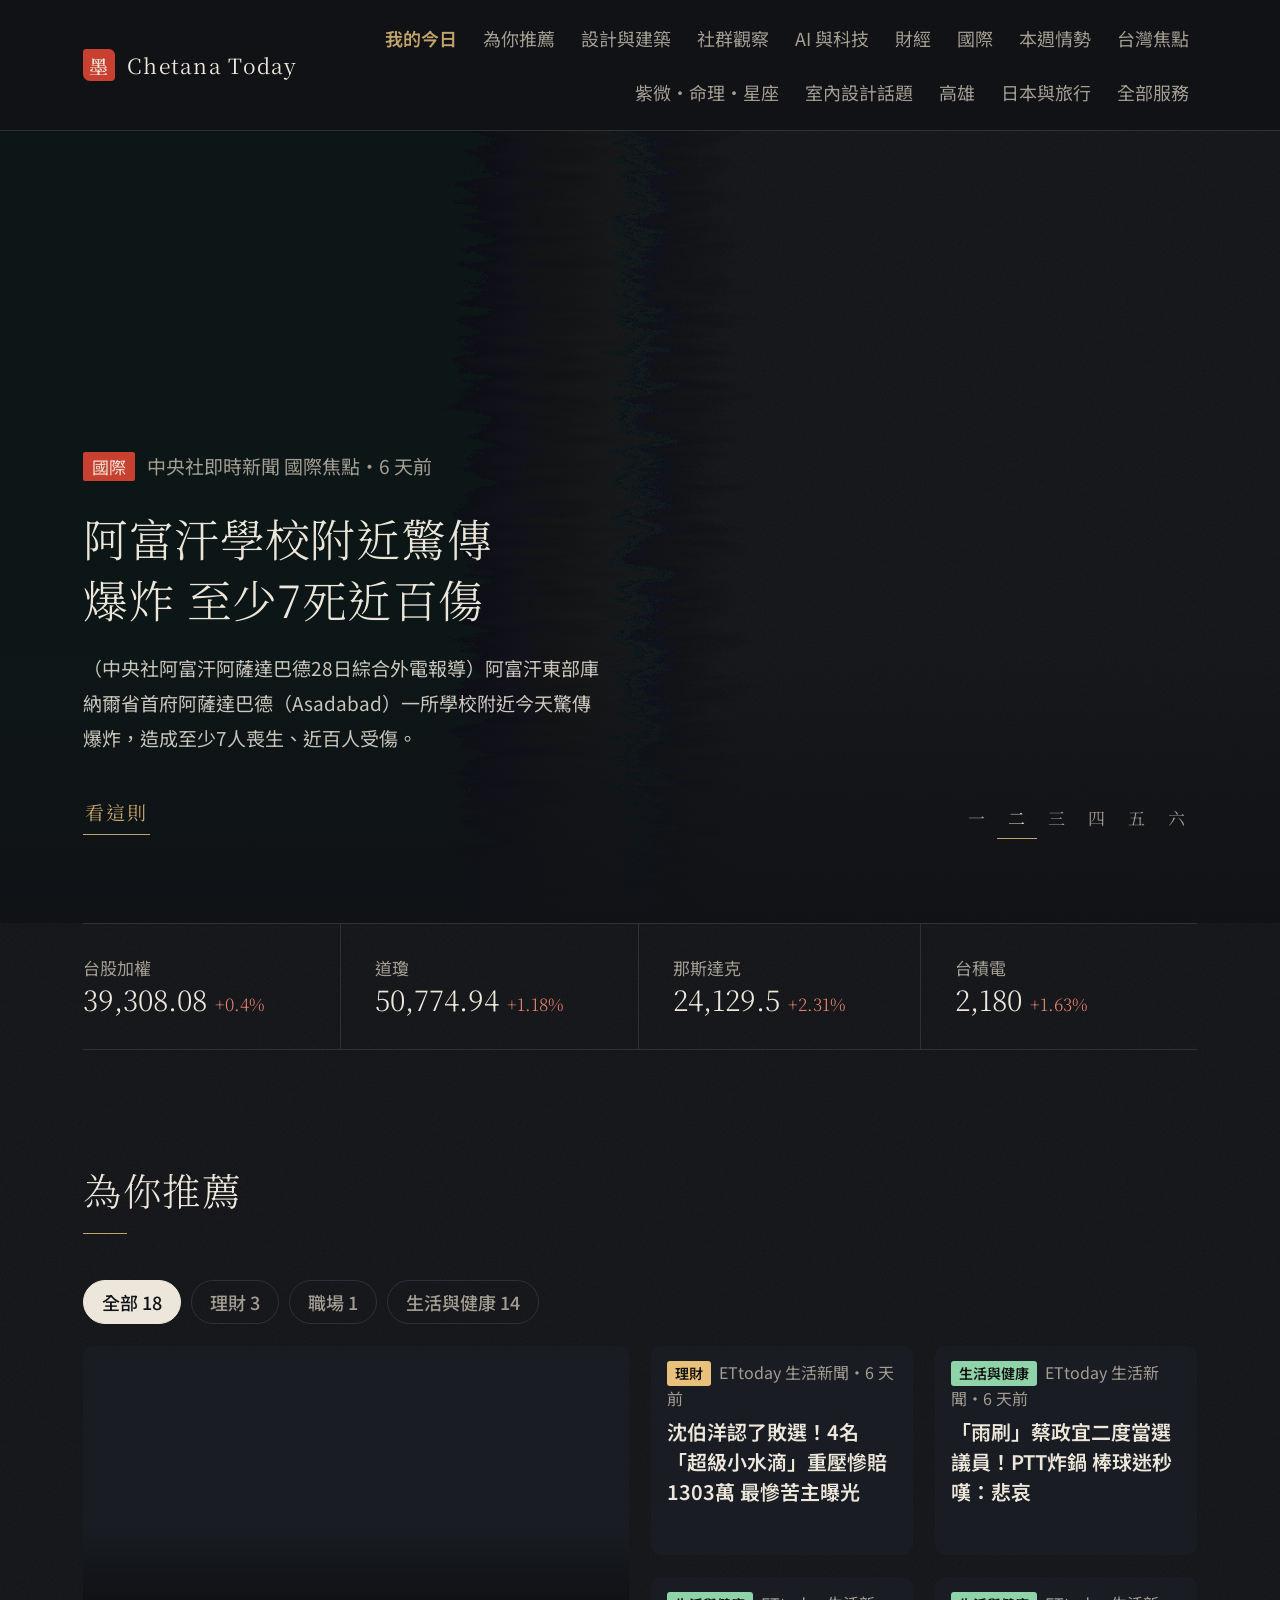
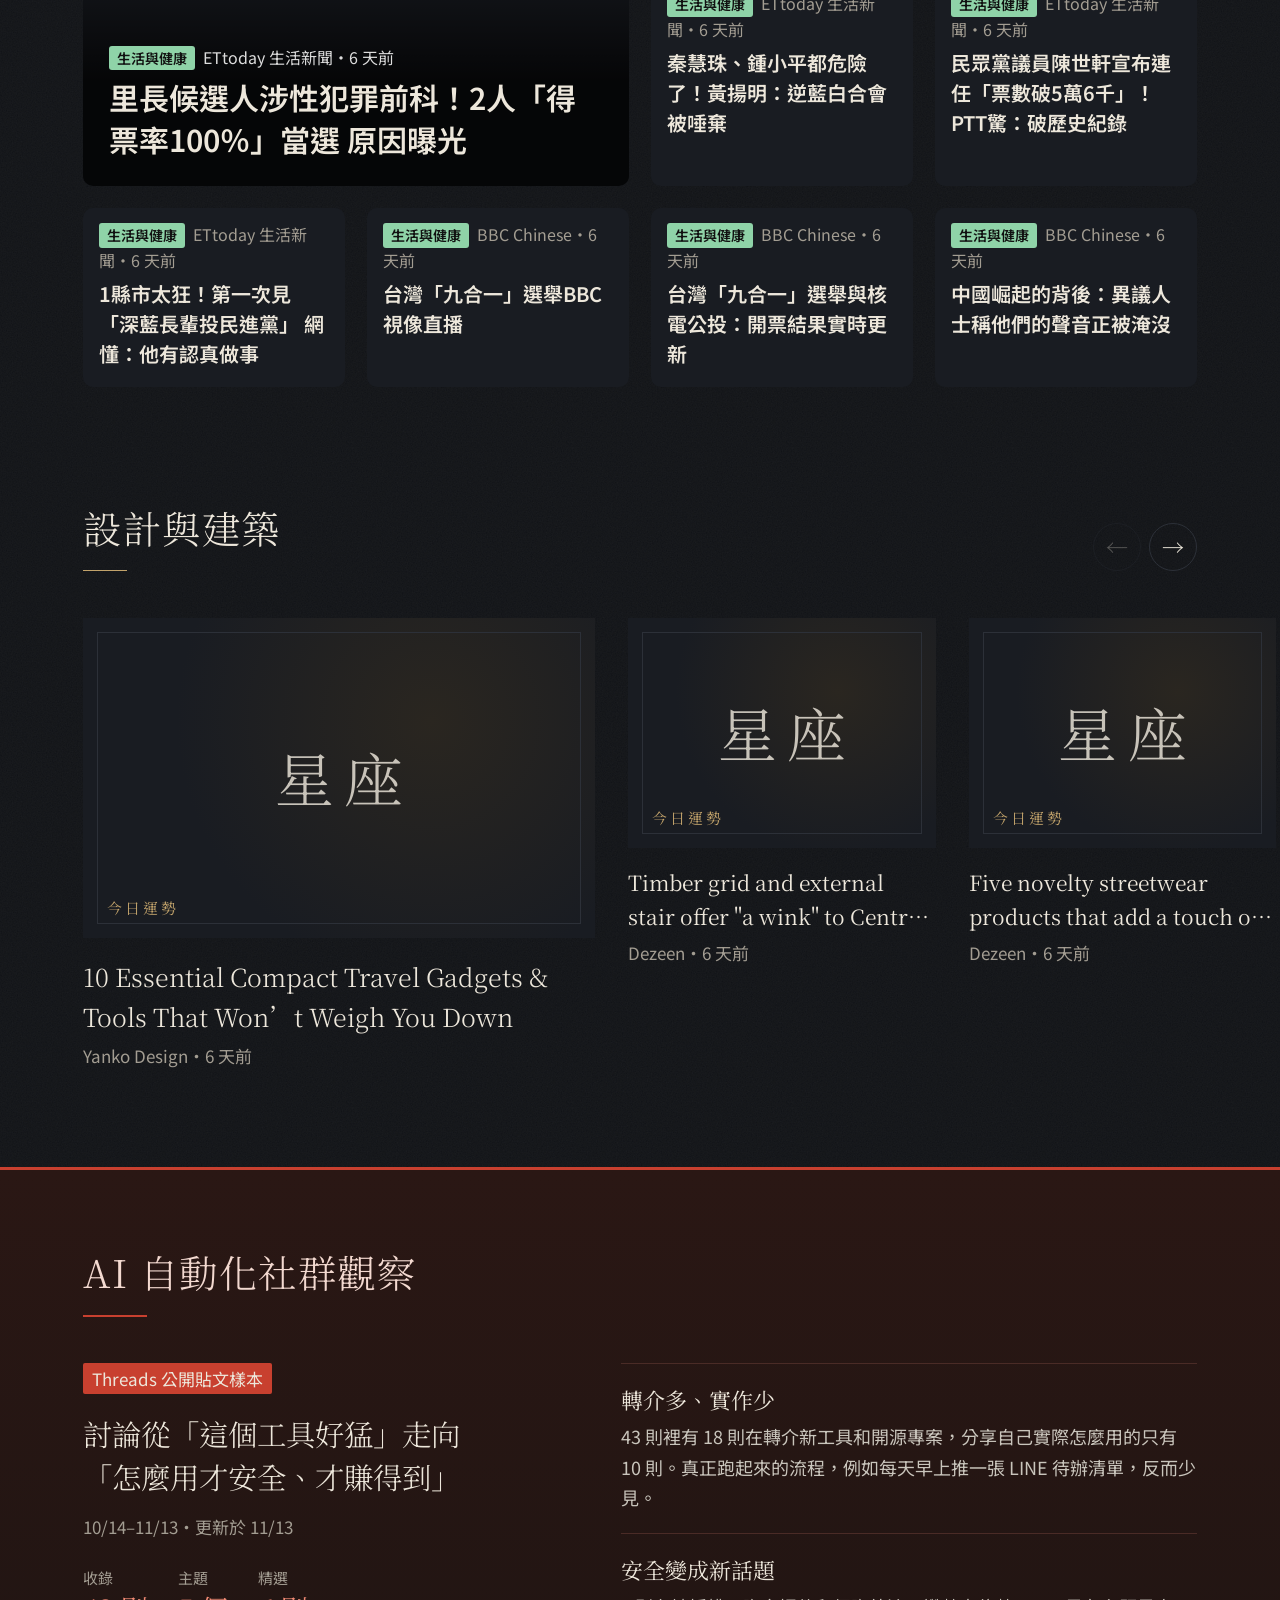
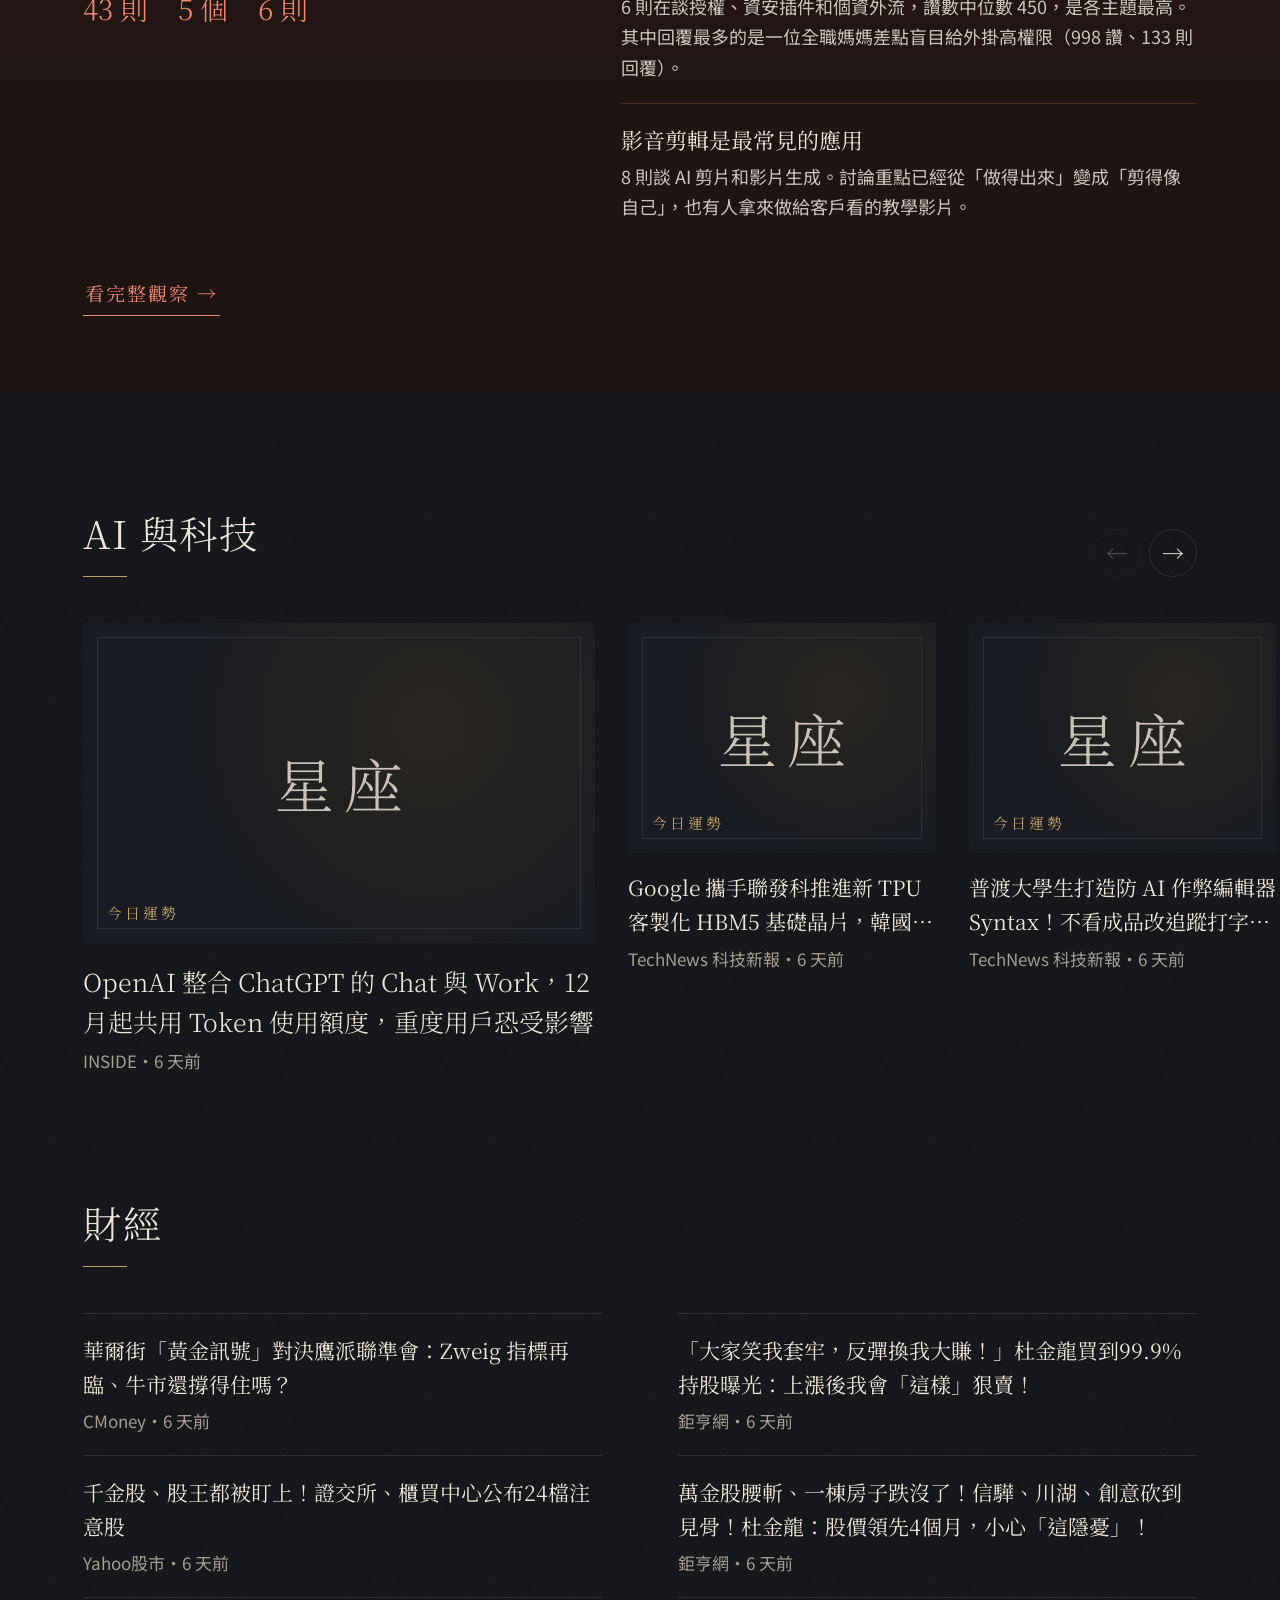
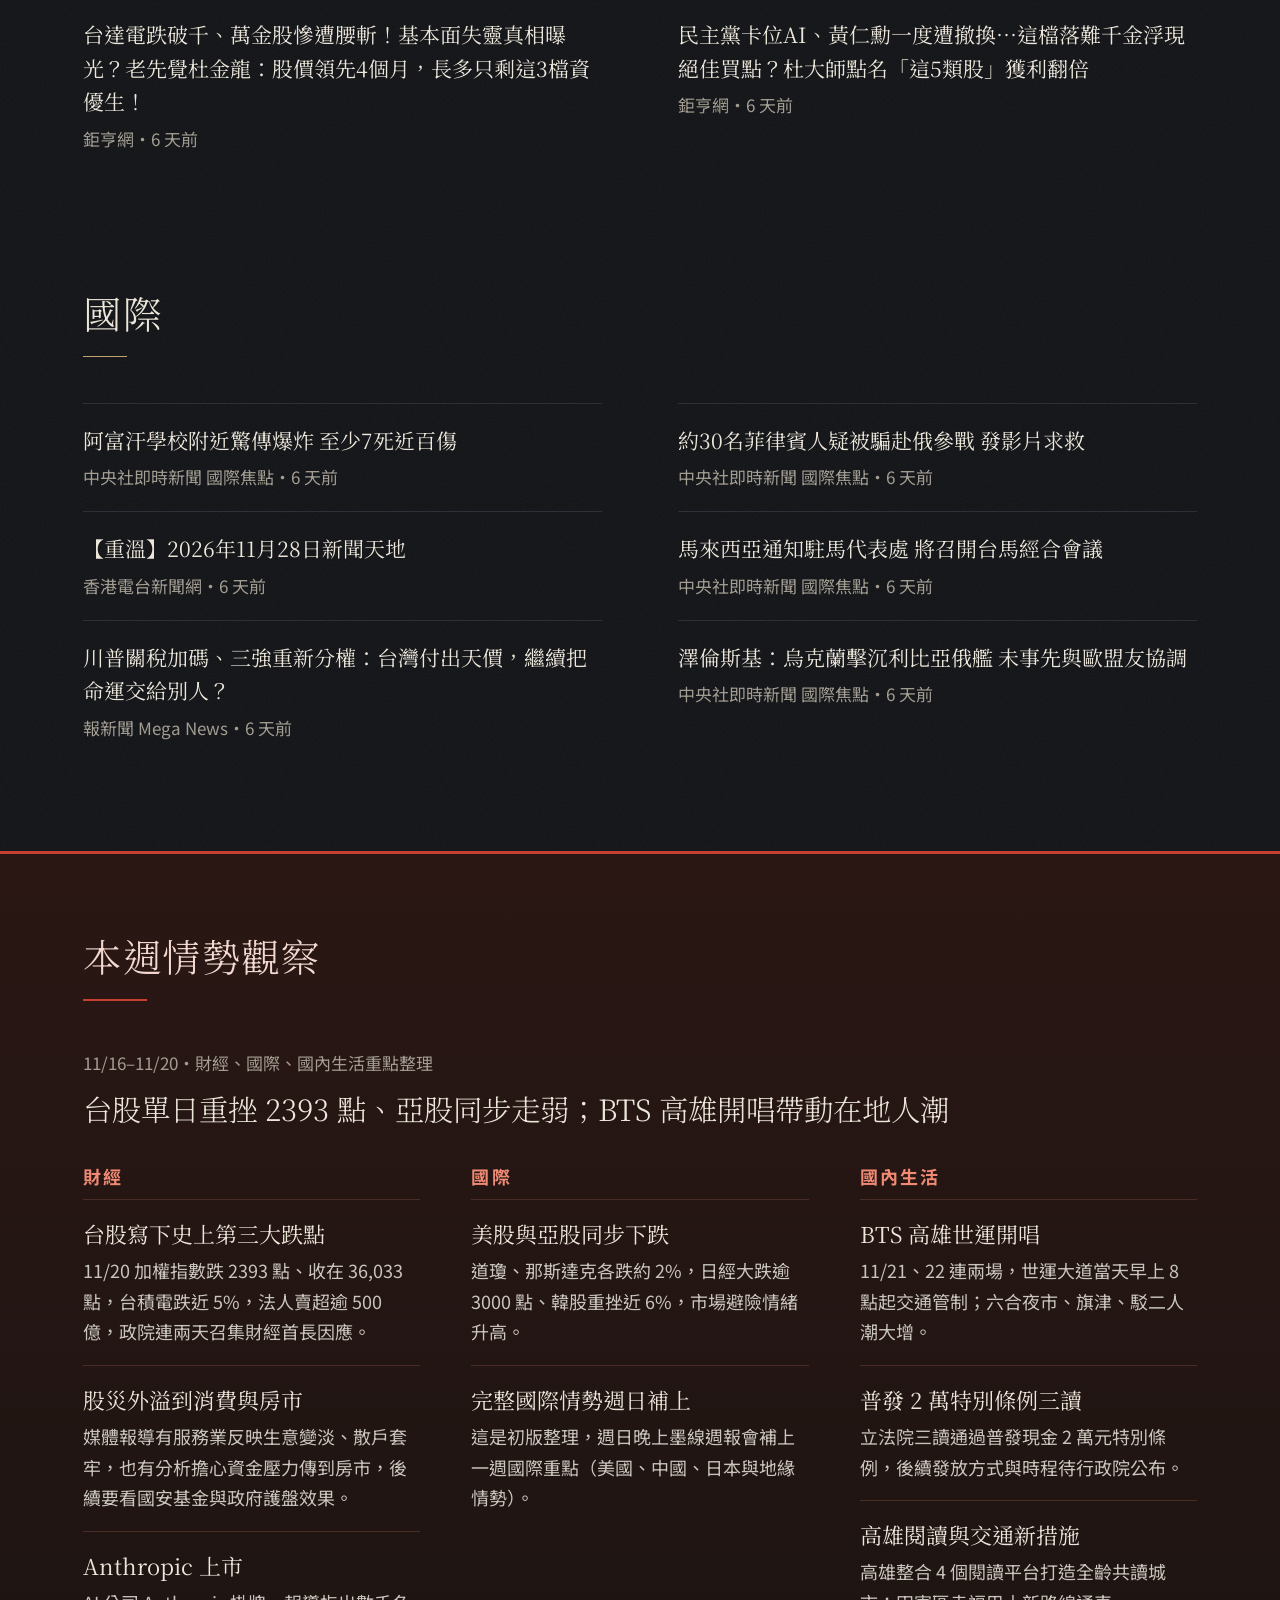
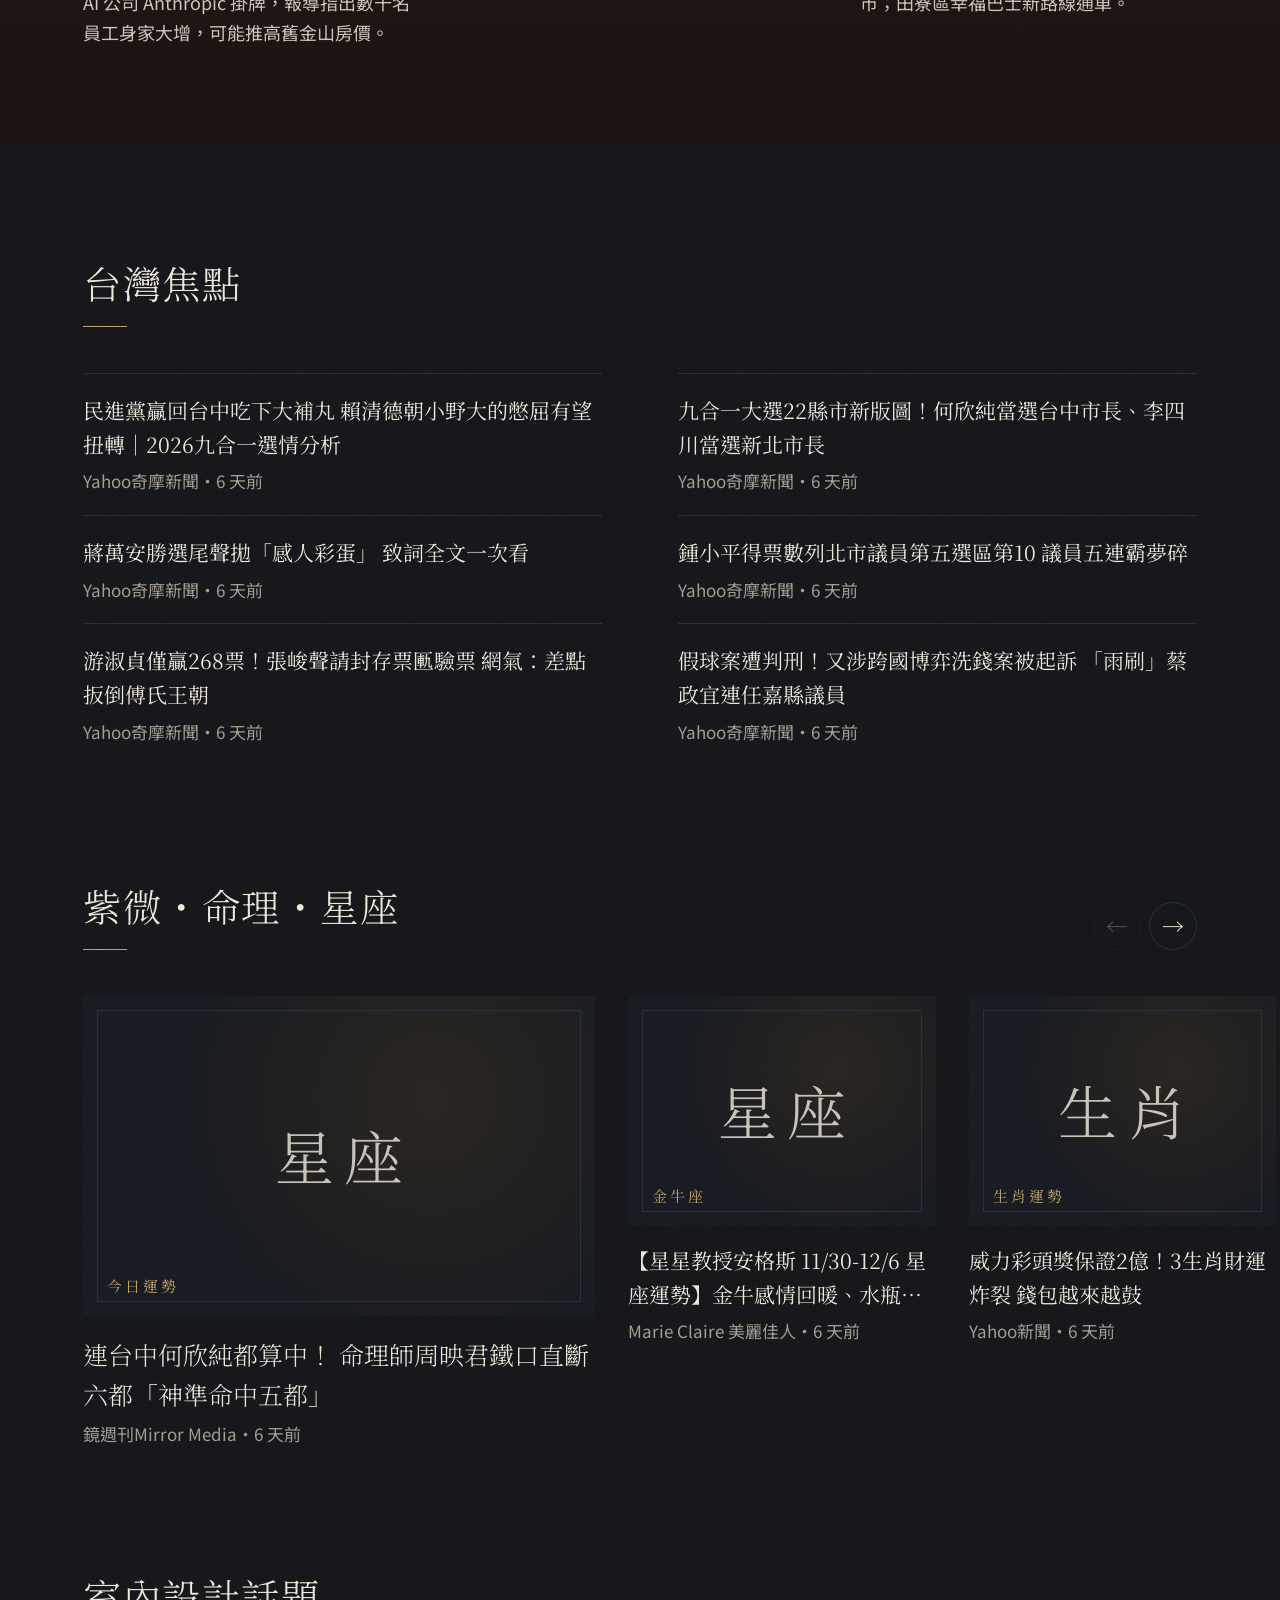
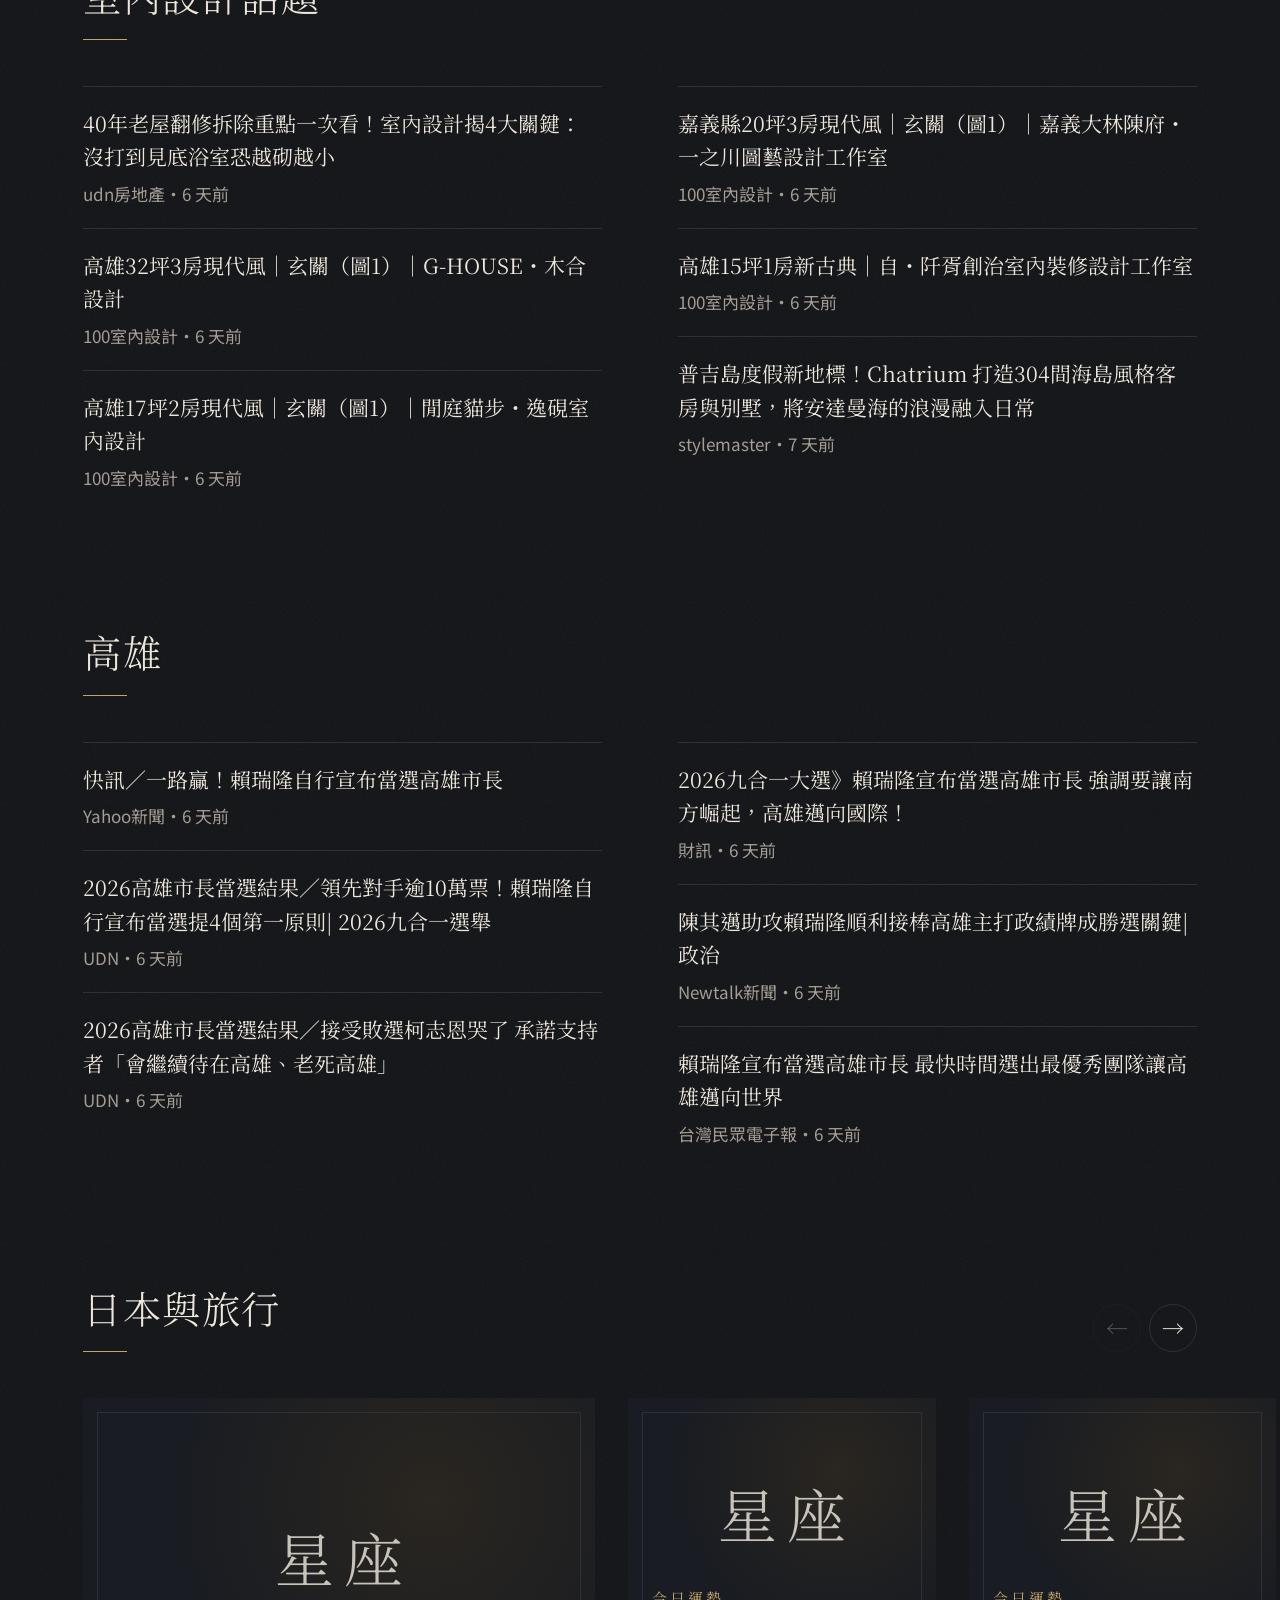
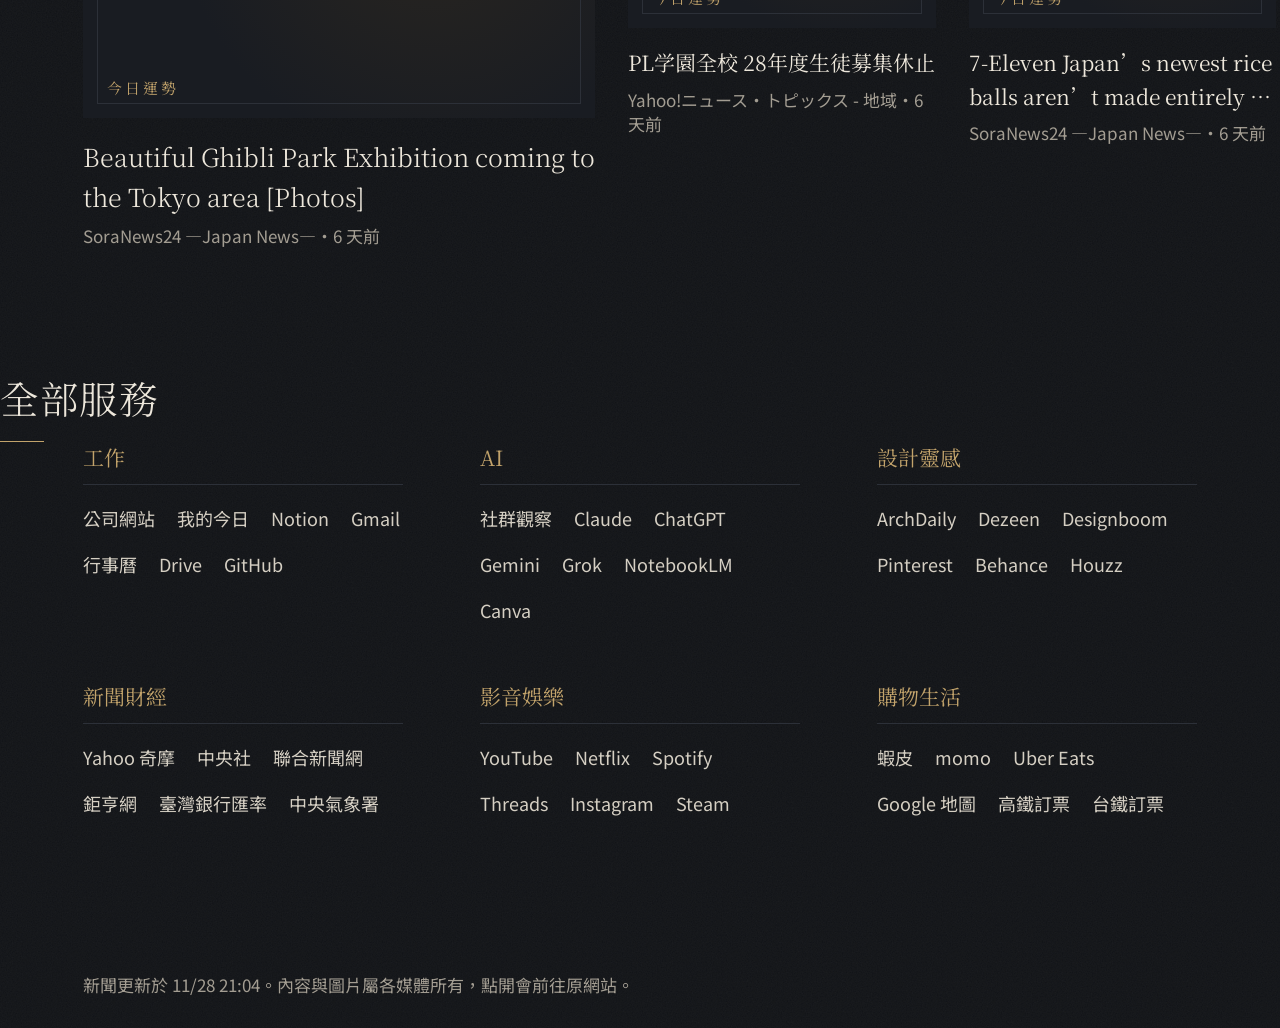
<file: today/index.html>
<!doctype html>
<html lang="zh-Hant-TW">
<head>
<meta charset="utf-8">
<meta name="viewport" content="width=device-width,initial-scale=1,viewport-fit=cover">
<meta name="robots" content="noindex">
<meta name="theme-color" content="#101216">
<title>Chetana Today</title>
<link rel="apple-touch-icon" href="apple-touch-icon.png">
<meta name="apple-mobile-web-app-title" content="Today">
<link rel="preconnect" href="https://fonts.googleapis.com"><link rel="preconnect" href="https://fonts.gstatic.com" crossorigin>
<link rel="stylesheet" href="https://fonts.googleapis.com/css2?family=Noto+Serif+TC:wght@400;500;600;700&family=Noto+Sans+TC:wght@400;500&display=swap">
<style>
/* 墨：墨色底、宣紙字、朱印；直書分類、飛白邊的主視覺、圖片平時墨染，碰到才顯色 */
:root{--ink:#101216;--ink2:#191C22;--rule:#2C3038;--brass:#C2A36B;--paper:#EDE7DB;--ash:#A39D92;--seal:#C8402F;--rise:#E8826E;--fall:#86BBA2;--gutter:max(clamp(24px,6.5vw,104px),env(safe-area-inset-left,0px));--serif:"Noto Serif TC","Songti TC",serif;--sans:"Noto Sans TC","PingFang TC","Microsoft JhengHei",sans-serif}
*{box-sizing:border-box}
html{scroll-behavior:smooth;-webkit-text-size-adjust:100%}
body{margin:0;background-color:var(--ink);background-image:url("data:image/svg+xml,%3Csvg xmlns='http://www.w3.org/2000/svg' width='220' height='220'%3E%3Cfilter id='n'%3E%3CfeTurbulence type='fractalNoise' baseFrequency='.8' numOctaves='3'/%3E%3CfeColorMatrix values='0 0 0 0 .93 0 0 0 0 .9 0 0 0 0 .85 0 0 0 .05 0'/%3E%3C/filter%3E%3Crect width='220' height='220' filter='url(%23n)'/%3E%3C/svg%3E");color:var(--paper);font:400 17px/1.6 var(--sans);overflow-x:hidden}
a{color:inherit;text-decoration:none}
a:focus-visible,button:focus-visible{outline:2px solid var(--seal);outline-offset:3px}
img{display:block;max-width:100%}
.top{position:sticky;top:0;z-index:20;display:flex;align-items:center;gap:40px;padding:16px var(--gutter);background:#101216F2;border-bottom:1px solid var(--rule)}
.logo{display:flex;align-items:center;gap:12px;font:400 21px/1 var(--serif);letter-spacing:.06em;white-space:nowrap}
.seal{display:grid;place-items:center;width:32px;height:32px;background:var(--seal);color:var(--paper);font:600 19px/1 var(--serif);border-radius:3px 6px 4px 7px}
.tabs{display:flex;gap:10px;justify-content:flex-end;overflow-x:auto;scrollbar-width:none;flex:1;min-width:0}
.tabs::-webkit-scrollbar{display:none}
.tabs a{display:flex;align-items:center;min-height:44px;padding:0 8px;color:var(--ash);font-size:16px;white-space:nowrap}
.tabs a:hover{color:var(--paper)}
.tabs a.mine{color:var(--brass);font-weight:600}
.weekly{display:grid;grid-template-columns:repeat(3,minmax(0,1fr));gap:28px clamp(28px,4vw,64px);padding:0 var(--gutter)}
.weekly .lead{grid-column:1/-1}.weekly .lead h3{margin:10px 0 4px;font:300 clamp(24px,2.3vw,32px)/1.45 var(--serif);text-wrap:balance}
.weekly .lead span{color:var(--ash);font-size:15px}
.weekly .col>b{display:block;color:#C2A36B;font-size:15px;letter-spacing:.12em;padding-bottom:8px}
.weekly .col div{padding:16px 0 18px;border-top:1px solid var(--rule)}
.weekly .col div b{display:block;font:400 18px/1.6 var(--serif)}.weekly .col p{margin:4px 0 0;color:#C9C5BC;font-size:16px}
.hero{position:relative;min-height:min(88vh,820px);display:flex;align-items:flex-end;overflow:hidden}
.hero img{position:absolute;top:0;right:0;width:74%;height:100%;object-fit:cover;filter:grayscale(.55) contrast(1.05) brightness(.9)}
.wash{position:absolute;inset:-40px auto -40px -60px;width:62%;background:linear-gradient(90deg,var(--ink) 66%,#10121600);filter:url(#brush)}
.fade{position:absolute;inset:auto 0 0 0;height:34%;background:linear-gradient(to top,var(--ink),#10121600)}
.hero-text{position:relative;z-index:2;max-width:calc(620px + var(--gutter));padding:100px 0 88px var(--gutter)}
.eyebrow{display:flex;flex-wrap:wrap;gap:12px;align-items:center;color:var(--ash)}
.eyebrow b{padding:2px 9px;background:var(--seal);color:var(--paper);font:400 15px/1.5 var(--sans);border-radius:2px}
.hero h1{font:300 clamp(32px,3.5vw,50px)/1.36 var(--serif);letter-spacing:.01em;margin:26px 0 20px;text-wrap:balance}
.hero p{color:#C9C5BC;margin:0 0 34px;max-width:520px;font-weight:400;line-height:1.85}
.play{display:inline-flex;align-items:center;min-height:46px;padding:0 2px;border-bottom:1px solid var(--brass);color:var(--brass);font:400 17px var(--serif);letter-spacing:.1em}
.play:hover{color:var(--rise)}
.dots{position:absolute;z-index:3;right:var(--gutter);bottom:84px;display:flex}
.dots button{width:40px;height:44px;padding:0;border:0;background:none;cursor:pointer;color:var(--ash);font:400 17px var(--serif)}
.dots button[aria-pressed=true]{color:var(--paper);box-shadow:inset 0 -1px var(--brass)}
.ticker{display:flex;overflow-x:auto;scrollbar-width:none;margin:0 var(--gutter);border-block:1px solid var(--rule)}
.ticker::-webkit-scrollbar{display:none}
.chip{flex:1 0 auto;padding:30px 34px 30px 0;margin-right:34px;border-right:1px solid var(--rule)}
.chip:last-child{border:0}
.chip small{display:block;color:var(--ash);font-size:15px}
.chip b{font:300 24px/1.35 var(--serif);font-variant-numeric:tabular-nums}
.chip em{font-style:normal;font-size:15px;margin-left:8px}
.rise{color:var(--rise)}.fall{color:var(--fall)}
.row{padding:clamp(72px,9vw,128px) 0 0;scroll-margin-top:60px}
.head{display:flex;align-items:flex-end;justify-content:space-between;gap:20px;margin:0 0 clamp(30px,3.6vw,48px);padding:0 var(--gutter)}
.row h2{margin:0;font:300 clamp(30px,3vw,42px)/1.3 var(--serif);letter-spacing:.04em}
.row h2:after{content:"";display:block;width:44px;height:1px;margin-top:18px;background:var(--brass)}
.rail{display:flex;gap:clamp(24px,2.6vw,40px);overflow-x:auto;scroll-snap-type:x proximity;padding:0 var(--gutter) 10px;scroll-padding-left:var(--gutter);scrollbar-width:none}
.rail::-webkit-scrollbar{display:none}
.rail.drag{cursor:grabbing;scroll-snap-type:none;user-select:none}
.rail.drag a{pointer-events:none}
.arrows{display:flex;gap:8px}
.arrows button{width:48px;height:48px;border:1px solid var(--rule);border-radius:50%;background:none;color:var(--paper);font:300 22px/1 var(--serif);cursor:pointer}
.arrows button:hover:not(:disabled){border-color:var(--brass);color:var(--brass)}
.arrows button:disabled{opacity:.3;cursor:default}
@media(hover:none){.arrows{display:none}}
.card{flex:0 0 clamp(250px,24vw,340px);scroll-snap-align:start}
.card.lead{flex-basis:clamp(320px,40vw,600px)}
.thumb{position:relative;aspect-ratio:4/3;overflow:hidden;background:var(--ink2)}
.card.lead .thumb{aspect-ratio:16/10}
.thumb img{width:100%;height:100%;object-fit:cover;filter:saturate(1.05);transition:filter .35s,transform .6s}
.card:hover .thumb img{filter:none;transform:scale(1.02)}
.thumb.none{display:grid;place-items:center;background:radial-gradient(circle at 68% 32%,#2A2620,var(--ink2) 62%)}
.thumb.none:before{content:"";position:absolute;inset:14px;border:1px solid var(--rule)}
.thumb.none small{position:absolute;left:24px;bottom:20px;color:var(--brass);font:400 15px var(--serif);letter-spacing:.2em}
.thumb.none b{font:300 clamp(46px,4.6vw,68px)/1 var(--serif);letter-spacing:.18em;padding-left:.18em;color:var(--paper);opacity:.82}
.card:hover .thumb.none b{color:var(--brass);opacity:1}
.card b.t{display:-webkit-box;-webkit-line-clamp:2;-webkit-box-orient:vertical;overflow:hidden;margin-top:18px;font:400 18px/1.6 var(--serif)}
.card.lead b.t{font-size:22px;font-weight:300}
.card:hover b.t{color:var(--brass)}
.meta{display:block;margin-top:8px;color:var(--ash);font-size:15px;line-height:1.4}
.list{column-count:2;column-gap:clamp(40px,6vw,96px);padding:0 var(--gutter)}
.line{display:block;break-inside:avoid;padding:20px 0 22px;border-top:1px solid var(--rule)}
.line b{font:400 18px/1.6 var(--serif)}
.line:hover b{color:var(--brass)}
.dir{display:grid;grid-template-columns:repeat(3,minmax(0,1fr));gap:48px clamp(40px,6vw,96px);padding:0 var(--gutter)}
.group b{display:block;padding-bottom:12px;border-bottom:1px solid var(--rule);font:400 19px var(--serif);color:var(--brass)}
.group div{display:flex;flex-wrap:wrap;gap:2px 22px;padding-top:12px}
.group a{display:flex;align-items:center;min-height:44px;color:#D5CFC3}
.group a:hover{color:var(--brass)}
.social{display:grid;grid-template-columns:minmax(0,1fr) minmax(0,1.25fr);gap:28px clamp(40px,6vw,96px);padding:0 var(--gutter)}
.social .tag{display:inline-block;padding:2px 9px;background:var(--seal);color:var(--paper);font-size:15px;border-radius:2px}
.social h3{margin:18px 0 14px;font:300 clamp(24px,2.3vw,32px)/1.45 var(--serif);text-wrap:balance}
.social .when{color:var(--ash);font-size:15px}
.social .nums{display:flex;gap:30px;margin:24px 0 8px}
.social .nums small{display:block;color:var(--ash);font-size:15px}
.social .nums b{font:300 28px/1.3 var(--serif);font-variant-numeric:tabular-nums}
.social .obs b{display:block;font:400 18px/1.6 var(--serif)}
.social .obs p{margin:4px 0 0;color:#C9C5BC;font-size:16px}
.social .obs div{padding:18px 0 20px;border-top:1px solid var(--rule)}
.social .more{grid-column:1/-1;justify-self:start}
.foot{margin-top:clamp(72px,9vw,128px);padding:30px var(--gutter) calc(30px + env(safe-area-inset-bottom,0px));color:var(--ash);font-size:15px}
.empty{color:var(--ash)}

@media(min-width:721px){.tabs{flex-wrap:wrap;overflow:visible}.ticker{flex-wrap:wrap}}
@media(max-width:1000px){.dir{grid-template-columns:repeat(2,minmax(0,1fr))}.tabs{justify-content:flex-start}}
@media(max-width:720px){.top{flex-wrap:wrap;gap:6px 14px;padding-block:14px 4px}.tabs{flex:0 0 100%;order:3;gap:14px}.tabs a{padding:0}.hero{min-height:640px}.hero img{width:100%;height:58%;bottom:auto}.wash{inset:auto -40px -40px -40px;width:auto;height:62%;background:linear-gradient(0deg,var(--ink) 74%,#10121600);filter:none}.fade{display:none}.hero-text{padding:0 var(--gutter) 84px}.hero h1{margin:18px 0 14px}.hero p{margin-bottom:22px}.dots{left:var(--gutter);right:auto;bottom:16px}.chip{flex:0 0 auto;padding:22px 26px 22px 0;margin-right:26px}.card{flex-basis:70vw}.card.lead{flex-basis:84vw}.list{column-count:1}.line:nth-child(n+5){display:none}.social,.weekly{grid-template-columns:minmax(0,1fr)}.social .obs div:nth-child(n+3){display:none}.dir{grid-template-columns:minmax(0,1fr);gap:36px}}
@media(prefers-reduced-motion:reduce){html{scroll-behavior:auto}.thumb img{transition:none}.card:hover .thumb img{transform:none}}

/* 兩個「觀察」區塊用紅色調，和一般新聞區隔 */
#social,#weekly{margin-top:clamp(56px,7vw,96px);padding:clamp(48px,6vw,80px) 0 clamp(48px,6vw,80px);background:linear-gradient(180deg,#2A1714 0%,#1C1412 100%);border-top:3px solid var(--seal)}
#social h2:after,#weekly h2:after{background:var(--seal);width:64px;height:2px}
#social h2,#weekly h2{color:#F3D9D0}
#social .obs div,#weekly .col div{border-top-color:#4A2B26}
#weekly .col>b{color:#F08A74}
#social .nums b{color:#F08A74}
#social .more{color:#F08A74;border-bottom-color:#F08A74}
/* 字放大（老花友善） */
body{font-size:19px}
.tabs a{font-size:18px}
.meta{font-size:17px}
.card b.t{font-size:21px}.card.lead b.t{font-size:25px}
.line b{font-size:21px}
.chip small{font-size:17px}.chip b{font-size:28px}.chip em{font-size:17px}
.eyebrow b{font-size:17px}
.hero p{font-size:19px}
.play{font-size:19px}
.social .tag{font-size:17px}
.social .obs b,.weekly .col div b{font-size:22px}
.social .obs p,.weekly .col p{font-size:18px;line-height:1.7}
.weekly .lead span,.social .when{font-size:17px}
.weekly .col>b{font-size:18px}
.group b{font-size:21px}
.dir a{font-size:18px}
.foot{font-size:17px}

/* 為你推薦：雜誌式圖卡 */
.mag{display:grid;grid-template-columns:repeat(4,minmax(0,1fr));gap:22px;padding:0 var(--gutter)}
.mag a{display:flex;flex-direction:column;background:var(--ink2);border-radius:10px;overflow:hidden;min-width:0}
.mag .ph{aspect-ratio:16/10;overflow:hidden;background:#222}
.mag .ph img{width:100%;height:100%;object-fit:cover;transition:transform .5s}
.mag a:hover .ph img{transform:scale(1.04)}
.mag .tx{padding:14px 16px 18px}
.mag .tx b{display:-webkit-box;-webkit-line-clamp:3;-webkit-box-orient:vertical;overflow:hidden;font:600 20px/1.5 var(--sans)}
.mag a:hover .tx b{color:var(--brass)}
.mag .tx span{display:block;color:var(--ash);font-size:16px;margin-bottom:6px}
.mag a.big{grid-column:span 2;grid-row:span 2;position:relative;min-height:440px}
.mag a.big .ph{position:absolute;inset:0;aspect-ratio:auto}
.mag a.big .tx{position:relative;margin-top:auto;padding:120px 26px 26px;background:linear-gradient(180deg,#0000,#000c 60%)}
.mag a.big .tx b{font-size:30px;line-height:1.4;-webkit-line-clamp:3}
.mag a.big .tx span{color:#ddd}
.chips{display:flex;gap:10px;flex-wrap:wrap;padding:0 var(--gutter) 22px}
.chips button{min-height:44px;padding:0 18px;border:1px solid var(--rule);border-radius:22px;background:none;color:var(--ash);font:500 18px var(--sans);cursor:pointer}
.chips button[aria-pressed="true"]{background:var(--paper);color:var(--ink);border-color:var(--paper)}
.mag .cat{display:inline-block;margin-right:8px;padding:1px 8px;border-radius:3px;color:#111;font-size:14px;font-weight:600;font-style:normal}
/* 列表有圖時加小縮圖 */
.line.pic{display:grid;grid-template-columns:minmax(0,1fr) 132px;gap:18px;align-items:start}
.line.pic img{width:132px;height:90px;object-fit:cover;border-radius:6px;background:#222}
@media(max-width:1000px){.mag{grid-template-columns:repeat(2,minmax(0,1fr))}}
@media(max-width:720px){.mag{gap:14px}.mag a.big{min-height:340px}.mag a.big .tx b{font-size:24px}.mag .tx{padding:10px 12px 14px}.mag .tx b{font-size:18px}.line.pic{grid-template-columns:minmax(0,1fr) 104px}.line.pic img{width:104px;height:72px}}
</style>
</head>
<body>
<header class="top">
  <a class="logo" href="#"><span class="seal" aria-hidden="true">墨</span>Chetana Today</a>
  <nav class="tabs" id="tabs" aria-label="分類"></nav>
</header>
<svg width="0" height="0" aria-hidden="true" style="position:absolute"><filter id="brush" x="-10%" y="-10%" width="120%" height="120%"><feTurbulence type="fractalNoise" baseFrequency=".012 .09" numOctaves="4" seed="7"/><feDisplacementMap in="SourceGraphic" scale="90" xChannelSelector="R" yChannelSelector="G"/></filter></svg>
<section class="hero" id="hero" aria-label="精選"></section>
<div class="ticker" id="ticker" aria-label="天氣與市場"></div>
<main id="rows"></main>
<section class="row" id="links"><h2>全部服務</h2><div id="dir" class="dir"></div></section>
<footer class="foot" id="foot">新聞每小時自動更新，內容與圖片屬各媒體所有，點開會前往原網站。</footer>
<script>
(function(){
var BUILD='b20261120v';
try{fetch(location.pathname+'?check='+Date.now(),{cache:'no-store'}).then(function(r){return r.text()}).then(function(t){if(t.indexOf("BUILD='"+BUILD+"'")<0){var k='reloaded',n=0;try{n=+sessionStorage.getItem(k)||0;sessionStorage.setItem(k,n+1)}catch(e){}if(n<1)location.replace(location.pathname+'?v='+Date.now()+location.hash)}}).catch(function(){})}catch(e){}
var DIR=[
['工作',[['公司網站','https://icesnowchetana-code.github.io/yiju/','亦','#3DD6C6'],['我的今日','https://claude.ai/artifact/6f5ETdZzxzoSQWmuPCrXjD','今','#FFD166'],['Notion','https://www.notion.so','N','#FFFFFF'],['Gmail','https://mail.google.com','G','#FF8A80'],['行事曆','https://calendar.google.com','曆','#8AB4F8'],['Drive','https://drive.google.com','D','#7BD88F'],['GitHub','https://github.com/icesnowchetana-code','Gh','#C9D1D9']]],
['AI',[['社群觀察','https://icesnowchetana-code.github.io/today/social/','觀','#C2A36B'],['Claude','https://claude.ai','C','#F2A07B'],['ChatGPT','https://chatgpt.com','G','#7BD8B0'],['Gemini','https://gemini.google.com','G','#8AB4F8'],['Grok','https://grok.com','X','#FFFFFF'],['NotebookLM','https://notebooklm.google.com','NB','#FFD166'],['Canva','https://www.canva.com','Ca','#9D8CFF']]],
['設計靈感',[['ArchDaily','https://www.archdaily.com','AD','#FFFFFF'],['Dezeen','https://www.dezeen.com','Dz','#FFD166'],['Designboom','https://www.designboom.com','db','#FF8A80'],['Pinterest','https://www.pinterest.com','P','#FF6B6B'],['Behance','https://www.behance.net','Be','#8AB4F8'],['Houzz','https://www.houzz.com','Hz','#7BD88F']]],
['新聞財經',[['Yahoo 奇摩','https://tw.yahoo.com','Y','#B79CFF'],['中央社','https://www.cna.com.tw','央','#FF8A80'],['聯合新聞網','https://udn.com','聯','#8AB4F8'],['鉅亨網','https://www.cnyes.com','鉅','#FFD166'],['臺灣銀行匯率','https://rate.bot.com.tw/xrt?Lang=zh-TW','匯','#7BD88F'],['中央氣象署','https://www.cwa.gov.tw','氣','#3DD6C6']]],
['影音娛樂',[['YouTube','https://www.youtube.com','▶','#FF6B6B'],['Netflix','https://www.netflix.com','N','#FF6B6B'],['Spotify','https://open.spotify.com','S','#7BD88F'],['Threads','https://www.threads.com','@','#FFFFFF'],['Instagram','https://www.instagram.com','IG','#FF9EC4'],['Steam','https://store.steampowered.com','St','#8AB4F8']]],
['購物生活',[['蝦皮','https://shopee.tw','蝦','#FF8A5C'],['momo','https://www.momoshop.com.tw','mo','#FF9EC4'],['Uber Eats','https://www.ubereats.com/tw','UE','#7BD88F'],['Google 地圖','https://www.google.com/maps','圖','#8AB4F8'],['高鐵訂票','https://irs.thsrc.com.tw','高','#FFD166'],['台鐵訂票','https://www.railway.gov.tw','台','#8AB4F8']]]
];
var $=function(id){return document.getElementById(id)};
function el(t,c,x){var e=document.createElement(t);if(c)e.className=c;if(x!=null)e.textContent=x;return e}
function link(c,u){var a=el('a',c);a.href=u;a.target='_blank';a.rel='noopener noreferrer';return a}
function safe(u){return typeof u==='string'&&/^https:\/\//.test(u)}
function ago(t){if(!t)return'';var m=Math.floor(Date.now()/60000-t/60);if(m<1)return'剛剛';if(m<60)return m+' 分鐘前';if(m<1440)return Math.floor(m/60)+' 小時前';return Math.floor(m/1440)+' 天前'}
function meta(i){return[i.source,ago(i.time)].filter(Boolean).join('・')}
function pic(url,alt,onfail){var i=new Image();i.alt=alt||'';i.loading='lazy';i.decoding='async';i.referrerPolicy='no-referrer';i.addEventListener('error',onfail);i.src=url;return i}
var SIGNS=[['牡羊','星座','牡羊座'],['金牛','星座','金牛座'],['雙子','星座','雙子座'],['巨蟹','星座','巨蟹座'],['獅子','星座','獅子座'],['處女','星座','處女座'],['天秤','星座','天秤座'],['天蠍','星座','天蠍座'],['射手','星座','射手座'],['魔羯','星座','魔羯座'],['摩羯','星座','魔羯座'],['水瓶','星座','水瓶座'],['雙魚','星座','雙魚座'],['紫微','紫微','紫微斗數'],['命格','紫微','紫微斗數'],['易經','八卦','易經占卜'],['卦','八卦','易經占卜'],['八字','八字','八字命理'],['生肖','生肖','生肖運勢'],['塔羅','塔羅','塔羅占卜'],['風水','風水','風水開運'],['星座','星座','星座運勢']];
function cover(t){for(var i=0;i<SIGNS.length;i++)if(t.indexOf(SIGNS[i][0])>-1)return [SIGNS[i][1],SIGNS[i][2]];return ['星座','今日運勢']}
function jaTag(t){return /[\u3040-\u30ff]/.test(t)?'日本語・':''}
function card(item,sec,lead){
  var a=link(lead?'card lead':'card',item.url),t=el('div','thumb');
  function none(){var c=cover(item.title);t.className='thumb none';t.replaceChildren(el('b',null,c[0]),el('small',null,c[1]))}
  if(safe(item.image))t.append(pic(item.image,'',none));else none();
  a.append(t,el('b','t',item.title),el('span','meta',jaTag(item.title)+meta(item)));return a}
function line(item){var a=link('line',item.url),t=el('div');t.append(el('b',null,item.title),el('span','meta',meta(item)));a.append(t);
  if(safe(item.image)){a.className='line pic';a.append(pic(item.image,'',function(){this.remove();a.className='line'}))}return a}
var slides=[],at=0,timer;
function show(n){
  at=n;var s=slides[n],h=$('hero');if(!s)return;h.replaceChildren();
  if(safe(s.image))h.append(pic(s.image,'',function(){this.remove()}));h.append(el('div','wash'),el('div','fade'));
  var t=el('div','hero-text'),e=el('div','eyebrow');e.append(el('b',null,s.section),el('span',null,meta(s)));
  var go=link('play',s.url);go.textContent='看這則';t.append(e,el('h1',null,s.title));if(s.summary)t.append(el('p',null,s.summary));t.append(go);h.append(t);
  var d=el('div','dots');slides.forEach(function(_,i){var b=el('button');b.type='button';b.setAttribute('aria-label','第 '+(i+1)+' 則');b.setAttribute('aria-pressed',String(i===n));b.textContent='一二三四五六'[i];b.addEventListener('click',function(){show(i);play()});d.append(b)});h.append(d)}
function play(){clearInterval(timer);if(matchMedia('(prefers-reduced-motion:reduce)').matches)return;timer=setInterval(function(){if(!document.hidden)show((at+1)%slides.length)},8000)}
function arrows(head,rail,name){
  var w=el('div','arrows'),prev=el('button',null,'←'),next=el('button',null,'→');
  prev.type=next.type='button';prev.setAttribute('aria-label',name+'：看前面');next.setAttribute('aria-label',name+'：看更多');
  function move(d){rail.scrollBy({left:d*rail.clientWidth*.8,behavior:'smooth'})}
  function sync(){prev.disabled=rail.scrollLeft<4;next.disabled=rail.scrollLeft+rail.clientWidth>=rail.scrollWidth-4}
  prev.addEventListener('click',function(){move(-1)});next.addEventListener('click',function(){move(1)});
  rail.addEventListener('scroll',sync,{passive:true});addEventListener('resize',sync);
  var down=false,x=0,start=0,moved=false;
  rail.addEventListener('pointerdown',function(e){if(e.pointerType!=='mouse')return;down=true;moved=false;x=e.clientX;start=rail.scrollLeft});
  addEventListener('pointermove',function(e){if(!down)return;var d=e.clientX-x;if(Math.abs(d)>6){moved=true;rail.classList.add('drag')}if(moved)rail.scrollLeft=start-d});
  addEventListener('pointerup',function(){down=false;setTimeout(function(){rail.classList.remove('drag')},0)});
  rail.addEventListener('dragstart',function(e){e.preventDefault()});
  rail.addEventListener('click',function(e){if(moved){e.preventDefault();moved=false}},true);
  w.append(prev,next);head.append(w);sync();setTimeout(sync,800)}
// 為你推薦：依標題分四類，上方可切換，每張卡標出分類
var CATS=[['理財','#E8C27A',/錢|存款|存錢|股|投資|薪|富|房|理財|退休|保險|基金|ETF|普發|稅|買房|貸|省|跌|漲|空頭|營收|樂透|頭獎|中獎|賠/],
  ['職場','#9DB8F0',/工作|職場|主管|同事|AI|企業|管理|倦怠|會議|創業|老闆|面試|離職|效率|領導/],
  ['生活與健康','#8FD3A8',/./]];
function catOf(t){for(var i=0;i<CATS.length;i++)if(CATS[i][2].test(t))return CATS[i];return CATS[3]}
function mag(s){
  var wrap=el('div'),chips=el('div','chips'),g=el('div','mag'),all=s.items.slice();
  function draw(c){g.replaceChildren();var L=all.filter(function(i){return !c||catOf(i.title)[0]===c}),f=L.findIndex(function(i){return safe(i.image)});if(f>0)L.unshift(L.splice(f,1)[0]);L.slice(0,c?12:9).forEach(function(i,n){
    var k=catOf(i.title),a=link(n===0?'big':'',i.url),ph=el('div','ph'),tx=el('div','tx'),m=el('span'),tag=el('em','cat',k[0]);
    tag.style.background=k[1];m.append(tag,document.createTextNode(meta(i)));
    if(safe(i.image)){ph.append(pic(i.image,'',function(){ph.remove()}));a.append(ph)}else if(n===0)a.className='';tx.append(m,el('b',null,i.title));a.append(tx);g.append(a)})}
  [''].concat(CATS.map(function(c){return c[0]})).forEach(function(c){var n=c?all.filter(function(i){return catOf(i.title)[0]===c}).length:all.length;if(c&&!n)return;
    var b=el('button',null,(c||'全部')+' '+n);b.type='button';b.setAttribute('aria-pressed',String(!c));
    b.addEventListener('click',function(){chips.querySelectorAll('button').forEach(function(x){x.setAttribute('aria-pressed','false')});b.setAttribute('aria-pressed','true');draw(c)});chips.append(b)});
  draw('');wrap.append(chips,g);return wrap}
function render(data){
  var secs=(data.sections||[]).filter(function(s){return s.items&&s.items.length}),tabs=$('tabs'),rows=$('rows');tabs.replaceChildren();rows.replaceChildren();
  var mine=link('mine','https://claude.ai/artifact/6f5ETdZzxzoSQWmuPCrXjD');mine.textContent='我的今日';tabs.append(mine);
  secs.forEach(function(s){var a=el('a',null,s.title);a.href='#'+s.id;tabs.append(a)});
  var more=el('a',null,'全部服務');more.href='#links';tabs.append(more);
  // 頭版：財經、國際各 2 則優先，其餘由各圖片區塊最新的補滿 6 則
  var lead=[],pool=[],byId={};secs.forEach(function(s){byId[s.id]=s});
  ['money','world'].forEach(function(id){var s=byId[id];if(!s)return;s.items.filter(function(i){return safe(i.image)}).slice(0,2).forEach(function(i){lead.push(Object.assign({section:s.title},i))})});
  secs.forEach(function(s){if(s.images&&s.id!=='pick')s.items.filter(function(i){return safe(i.image)}).slice(0,3).forEach(function(i){pool.push(Object.assign({section:s.title},i))})});
  pool.sort(function(a,b){return b.time-a.time});
  var mix=[];for(var k=0;k<6;k++){if(lead[k])mix.push(lead[k])}
  slides=mix.concat(pool).slice(0,6);
  if(slides.length){show(0);play()}else $('hero').append(function(){var t=el('div','hero-text');t.append(el('h1',null,'今天的新聞整理中'));return t}());
  secs.forEach(function(s){
    var r=el('section','row');r.id=s.id;r.setAttribute('aria-labelledby','h-'+s.id);var h=el('h2',null,s.title),hd=el('div','head');h.id='h-'+s.id;hd.append(h);r.append(hd);
    if(s.id==='pick'){r.append(mag(s));rows.append(r);return}
    var rich=s.id==='mingli'||s.images&&s.items.filter(function(i){return safe(i.image)}).length>=s.items.length/2,box=el('div',rich?'rail':'list');s.items.slice(0,rich?8:6).forEach(function(i,n){box.append(rich?card(i,s,n===0):line(i))});r.append(box);rows.append(r);if(rich)arrows(hd,box,s.title)});
  (data.markets||[]).forEach(function(m){var c=el('div','chip');c.append(el('small',null,m.name));var b=el('b',null,Number(m.price).toLocaleString('zh-TW',{maximumFractionDigits:2}));if(m.change!=null){var e=el('em',m.change>=0?'rise':'fall',(m.change>=0?'+':'')+m.change+'%');b.append(e)}c.append(b);$('ticker').append(c)});
  newsReady=true;placeSocial();placeWeekly();
  if(data.updated)$('foot').textContent='新聞更新於 '+new Date(data.updated*1000).toLocaleString('zh-TW',{timeZone:'Asia/Taipei',month:'numeric',day:'numeric',hour:'2-digit',minute:'2-digit',hour12:false})+'。內容與圖片屬各媒體所有，點開會前往原網站。'
}
// AI 自動化社群觀察：讀 social/data.json，放在「AI 與科技」後面
var social=null,newsReady=false;
function md(d){var p=String(d).slice(5,10).split('-');return (+p[0])+'/'+(+p[1])}
function placeSocial(){
  if(!social||!newsReady||$('social'))return;
  var r=el('section','row');r.id='social';r.setAttribute('aria-labelledby','h-social');
  var hd=el('div','head'),h=el('h2',null,'AI 自動化社群觀察');h.id='h-social';hd.append(h);r.append(hd);
  var g=el('div','social'),left=el('div');
  var top=el('div');top.append(el('span','tag','Threads 公開貼文樣本'));
  left.append(top,el('h3',null,social.headline),el('span','when',md(social.period.from)+'–'+md(social.period.to)+'・更新於 '+md(social.updated)));
  var nums=el('div','nums');[['收錄',social.sample.kept,'則'],['主題',social.sample.topics,'個'],['精選',social.sample.picks,'則']].forEach(function(x){var c=el('div');c.append(el('small',null,x[0]),el('b',null,x[1]+' '+x[2]));nums.append(c)});
  left.append(nums);
  var obs=el('div','obs');(social.observations||[]).slice(0,3).forEach(function(o){var d=el('div');d.append(el('b',null,o.title),el('p',null,o.text));obs.append(d)});
  var more=el('a','play more','看完整觀察 →');more.href='social/';
  g.append(left,obs,more);r.append(g);
  var before=$('ai'),rows=$('rows');if(before)rows.insertBefore(r,before);else rows.append(r);
  var tab=el('a',null,'社群觀察');tab.href='#social';var tabs=$('tabs'),ai=tabs.querySelector('a[href="#ai"]');
  if(ai)tabs.insertBefore(tab,ai);else tabs.insertBefore(tab,tabs.lastChild);
}
// 本週情勢觀察：讀 weekly.json（墨線週報每週日更新），放在「台灣焦點」上面
var weekly=null;
function placeWeekly(){
  if(!weekly||!newsReady||$('weekly'))return;
  var r=el('section','row');r.id='weekly';r.setAttribute('aria-labelledby','h-weekly');
  var hd=el('div','head'),h=el('h2',null,'本週情勢觀察');h.id='h-weekly';hd.append(h);r.append(hd);
  var g=el('div','weekly'),lead=el('div','lead');
  lead.append(el('span',null,md(weekly.period.from)+'–'+md(weekly.period.to)+'・財經、國際、國內生活重點整理'),el('h3',null,weekly.headline));g.append(lead);
  (weekly.groups||[]).forEach(function(gr){var c=el('div','col');c.append(el('b',null,gr.name));(gr.points||[]).slice(0,3).forEach(function(p){var d=el('div');d.append(el('b',null,p.title),el('p',null,p.text));c.append(d)});g.append(c)});
  r.append(g);
  var before=$('taiwan'),rows=$('rows');if(before)rows.insertBefore(r,before);else rows.prepend(r);
  var tab=el('a',null,'本週情勢');tab.href='#weekly';var tabs=$('tabs'),tw=tabs.querySelector('a[href="#taiwan"]');
  if(tw)tabs.insertBefore(tab,tw);else tabs.insertBefore(tab,tabs.lastChild);
}
fetch('weekly.json?t='+Math.floor(Date.now()/600000),{cache:'no-store'}).then(function(r){if(!r.ok)throw 0;return r.json()}).then(function(d){weekly=d;placeWeekly()}).catch(function(){});
fetch('social/data.json?t='+Math.floor(Date.now()/600000),{cache:'no-store'}).then(function(r){if(!r.ok)throw 0;return r.json()}).then(function(d){social=d;placeSocial()}).catch(function(){});
function chip(k,v,after){var c=el('div','chip');c.append(el('small',null,k),el('b',null,v));after?$('ticker').append(c):$('ticker').prepend(c)}
var WMO={0:'晴',1:'晴時多雲',2:'多雲',3:'陰',45:'霧',48:'霧',51:'毛毛雨',53:'毛毛雨',55:'毛毛雨',61:'小雨',63:'雨',65:'大雨',80:'陣雨',81:'陣雨',82:'大陣雨',95:'雷雨',96:'雷雨',99:'雷雨'};
fetch('https://api.open-meteo.com/v1/forecast?latitude=22.63&longitude=120.30&current=temperature_2m,weather_code&daily=temperature_2m_max,temperature_2m_min,precipitation_probability_max&timezone=Asia%2FTaipei&forecast_days=1').then(function(r){return r.json()}).then(function(w){chip('高雄 '+(WMO[w.current.weather_code]||''),Math.round(w.current.temperature_2m)+'°  '+Math.round(w.daily.temperature_2m_min[0])+'–'+Math.round(w.daily.temperature_2m_max[0])+'°  雨 '+w.daily.precipitation_probability_max[0]+'%')}).catch(function(){});
fetch('https://open.er-api.com/v6/latest/USD').then(function(r){return r.json()}).then(function(f){var t=f.rates.TWD;chip('美元／台幣',t.toFixed(2),true);chip('日圓 100／台幣',(t/f.rates.JPY*100).toFixed(2),true)}).catch(function(){});
var box=$('dir');DIR.forEach(function(g){var c=el('div','group'),w=el('div');c.append(el('b',null,g[0]));g[1].forEach(function(x){var a=link('',x[1]);a.textContent=x[0];w.append(a)});c.append(w);box.append(c)});
fetch('news.json?t='+Math.floor(Date.now()/600000),{cache:'no-store'}).then(function(r){if(!r.ok)throw 0;return r.json()}).then(render).catch(function(){$('rows').append(el('p','empty','新聞暫時讀不到，稍後重新整理。'));render({sections:[]})});
})();
</script>
</body>
</html>
</file>
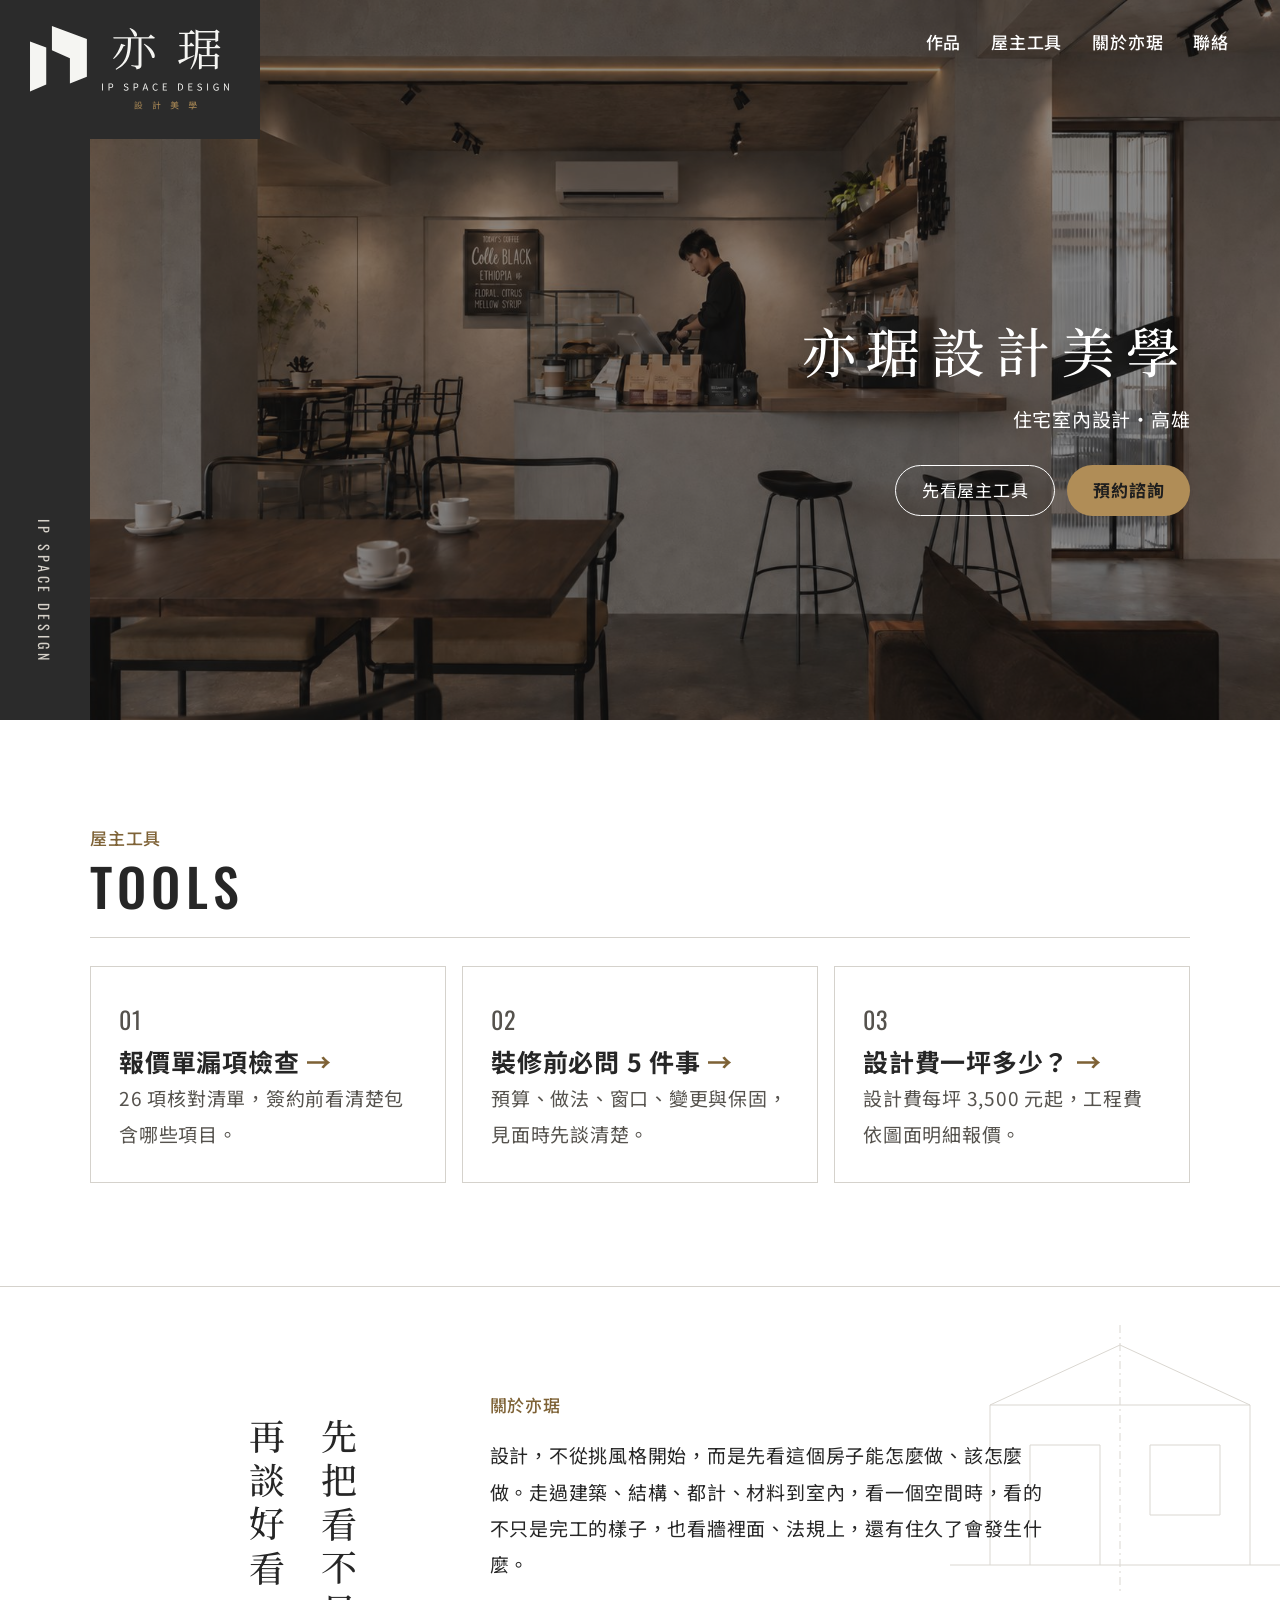
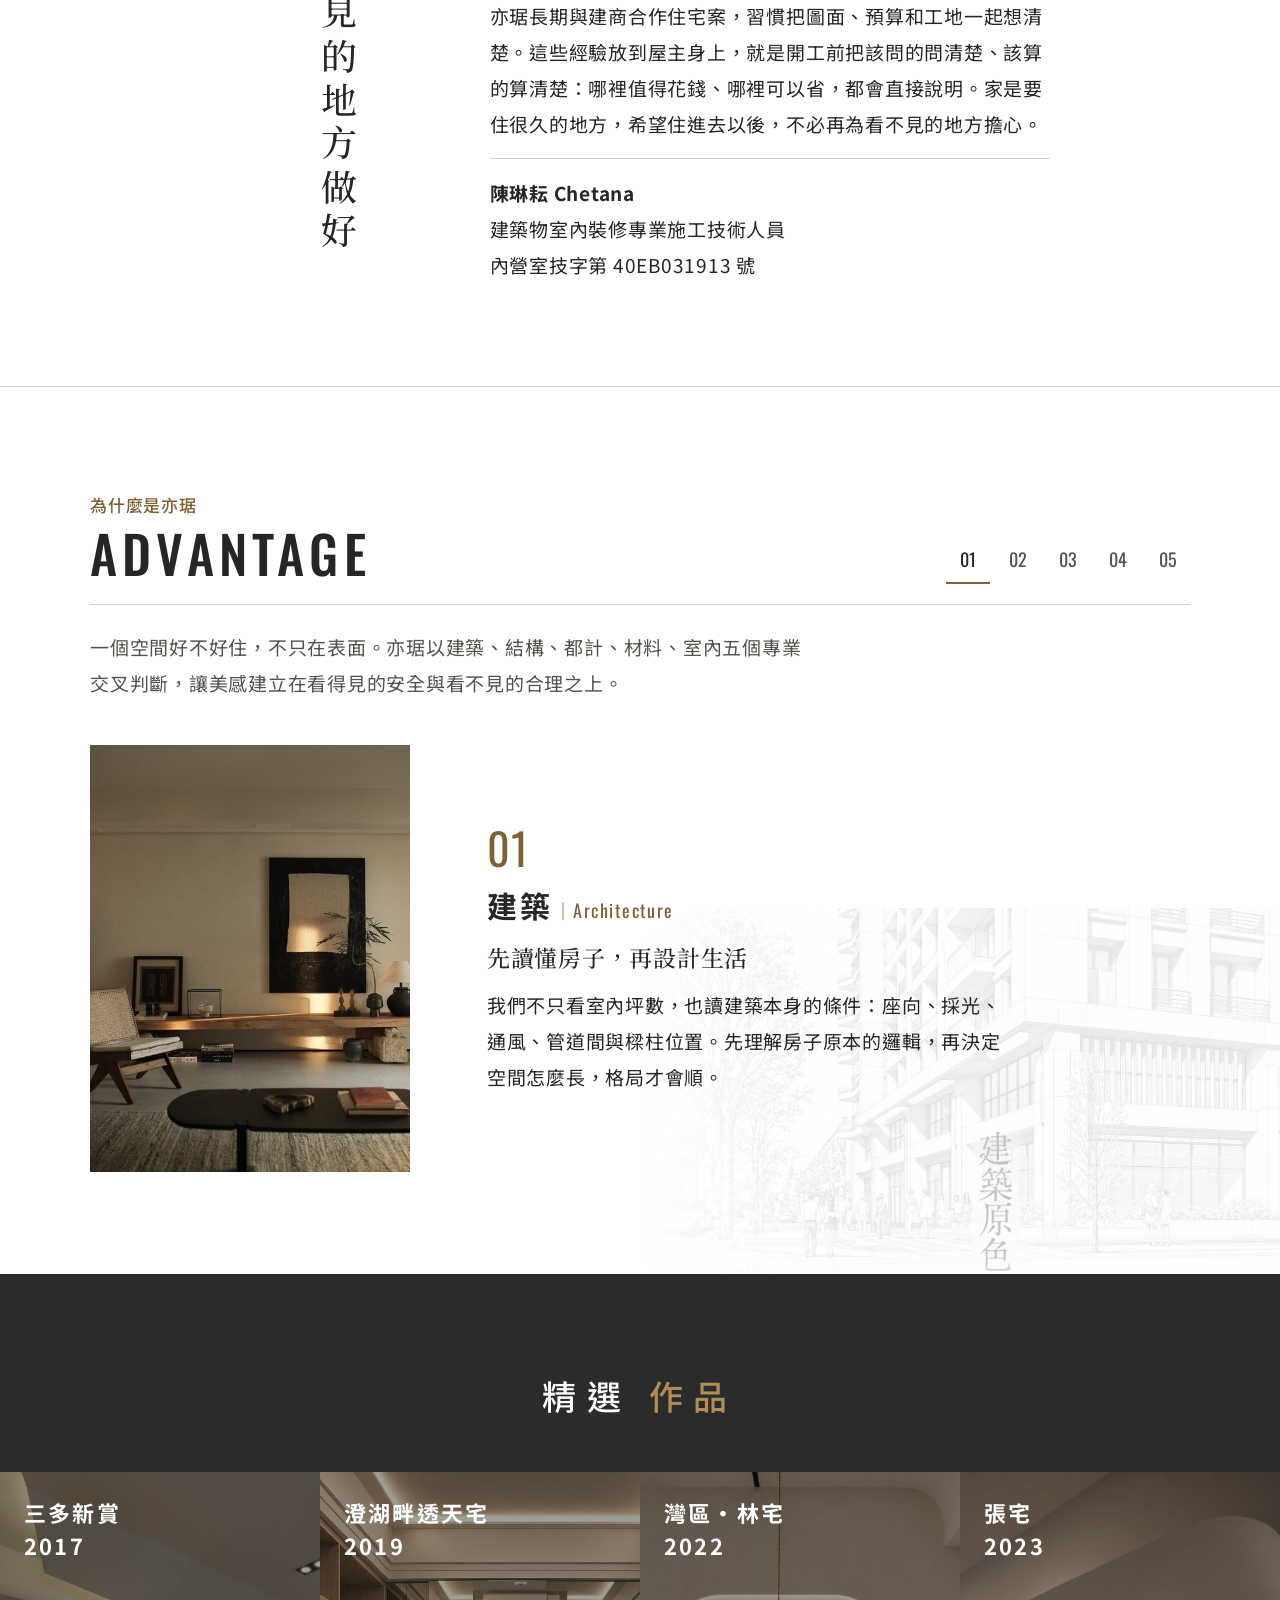
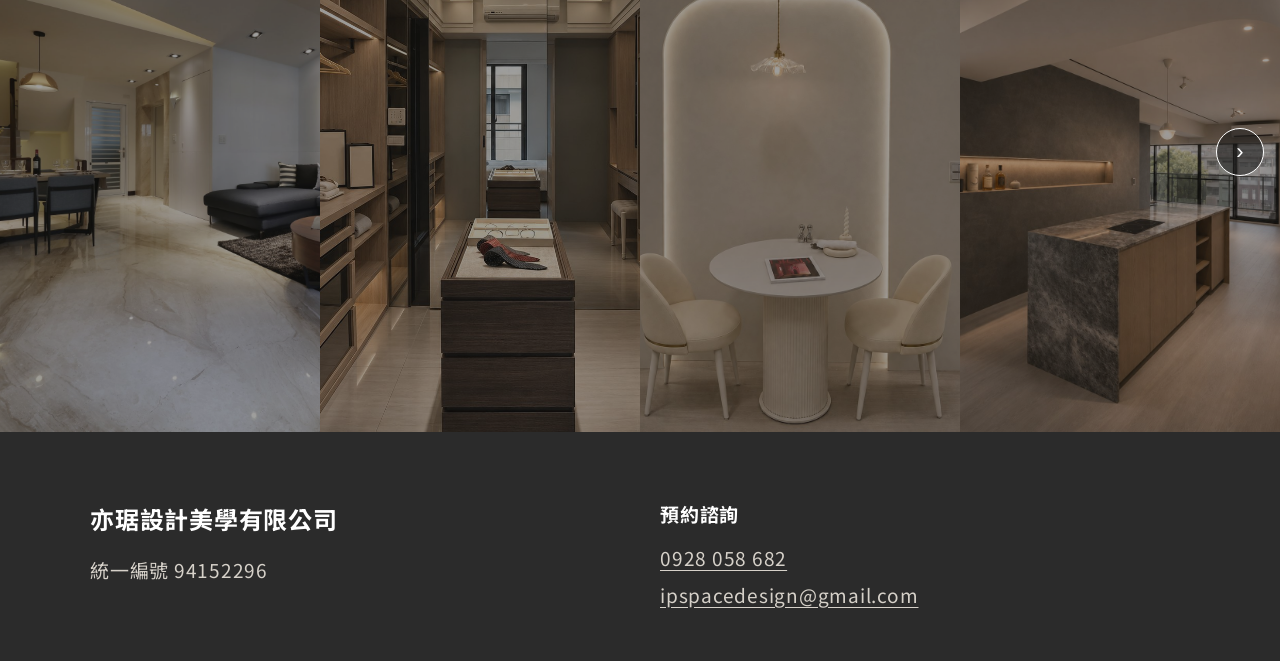
<file: yiju/index.html>
<!doctype html>
<html lang="zh-Hant-TW">
<head>
<meta charset="utf-8">
<meta name="viewport" content="width=device-width, initial-scale=1">
<meta name="robots" content="noindex, nofollow">
<title>亦琚設計美學｜IP SPACE DESIGN</title>
<meta name="description" content="亦琚設計美學，高雄住宅室內設計。">
<link rel="icon" href="assets/icon.png">
<link rel="apple-touch-icon" href="assets/apple-touch-icon.png">
<meta name="apple-mobile-web-app-title" content="亦琚設計">
<link rel="preconnect" href="https://fonts.googleapis.com">
<link rel="preconnect" href="https://fonts.gstatic.com" crossorigin>
<link href="https://fonts.googleapis.com/css2?family=Oswald:wght@400;500&family=Noto+Sans+TC:wght@400;500;700&family=Noto+Serif+TC:wght@400;500&display=swap" rel="stylesheet">
<link rel="stylesheet" href="style.css">
</head>
<body>

<section class="hero" aria-label="開場">
  <div class="hero-photo"><img src="assets/hero-cafe.jpg" alt="以灰色礦物塗料、木質吧檯與黑鐵椅構成的咖啡廳室內空間"></div>
  <div class="side-label" aria-hidden="true">IP SPACE DESIGN</div>
  <header class="site-head">
    <a class="brand" href="./"><img src="assets/logo-cream.svg" alt="亦琚 IP SPACE DESIGN 設計美學"></a>
    <nav class="nav" aria-label="主要導覽">
      <a href="#works">作品</a>
      <a href="#tools">屋主工具</a>
      <a href="#about">關於亦琚</a>
      <a href="#contact">聯絡</a>
    </nav>
  </header>
  <div class="hero-copy">
    <h1>亦琚設計美學</h1>
    <p>住宅室內設計・高雄</p>
    <div class="hero-actions">
      <a class="btn btn-line" href="#tools">先看屋主工具</a>
      <a class="btn btn-gold" href="#contact">預約諮詢</a>
    </div>
  </div>
</section>

<main>
  <section class="section" id="tools" aria-label="屋主工具">
    <div class="wrap">
      <div class="section-head">
        <p class="eyebrow">屋主工具</p>
        <h2 class="section-title">TOOLS</h2>
      </div>
      <div class="tool-grid">
        <a class="tool" href="tools/checklist.html"><p class="tool-no">01</p><h3>報價單漏項檢查</h3><p>26 項核對清單，簽約前看清楚包含哪些項目。</p></a>
        <a class="tool" href="tools/questions.html"><p class="tool-no">02</p><h3>裝修前必問 5 件事</h3><p>預算、做法、窗口、變更與保固，見面時先談清楚。</p></a>
        <a class="tool" href="tools/fees.html"><p class="tool-no">03</p><h3>設計費一坪多少？</h3><p>設計費每坪 3,500 元起，工程費依圖面明細報價。</p></a>
      </div>
    </div>
  </section>

  <section class="section about" id="about" aria-label="關於亦琚">
    <svg class="about-lines" aria-hidden="true" width="380" height="300" viewBox="0 0 380 300" fill="none" stroke="#dad7d1" stroke-width="1"><path d="M20 250h340"/><path d="M60 250V90l130-60 130 60v160"/><path d="M60 90h260M100 250V130h70v120M220 130h70v70h-70z"/><path d="M190 10v270" stroke-dasharray="8 4 2 4"/></svg>
    <div class="about-inner">
      <h2 class="slogan"><span>先把看不見的地方做好</span><span>再談好看</span></h2>
      <div class="about-copy">
        <p class="eyebrow">關於亦琚</p>
        <p>設計，不從挑風格開始，而是先看這個房子能怎麼做、該怎麼做。走過建築、結構、都計、材料到室內，看一個空間時，看的不只是完工的樣子，也看牆裡面、法規上，還有住久了會發生什麼。</p>
        <p>亦琚長期與建商合作住宅案，習慣把圖面、預算和工地一起想清楚。這些經驗放到屋主身上，就是開工前把該問的問清楚、該算的算清楚：哪裡值得花錢、哪裡可以省，都會直接說明。家是要住很久的地方，希望住進去以後，不必再為看不見的地方擔心。</p>
        <p class="person"><strong>陳琳耘 Chetana</strong><br>建築物室內裝修專業施工技術人員<br>內營室技字第 40EB031913 號</p>
      </div>
    </div>
  </section>

  <section class="section why-section" aria-label="為什麼是亦琚">
    <img class="why-mark" src="assets/advantage-sketch.jpg" alt="">
    <div class="wrap why-wrap">
      <div class="section-head why-head">
        <div>
          <p class="eyebrow">為什麼是亦琚</p>
          <h2 class="section-title">ADVANTAGE</h2>
        </div>
        <div class="why-tabs" role="group" aria-label="五個領域">
          <button type="button" data-tab="01" aria-pressed="true" aria-controls="why-01" aria-label="建築">01</button>
          <button type="button" data-tab="02" aria-pressed="false" aria-controls="why-02" aria-label="結構">02</button>
          <button type="button" data-tab="03" aria-pressed="false" aria-controls="why-03" aria-label="都計">03</button>
          <button type="button" data-tab="04" aria-pressed="false" aria-controls="why-04" aria-label="材料">04</button>
          <button type="button" data-tab="05" aria-pressed="false" aria-controls="why-05" aria-label="室內">05</button>
        </div>
      </div>
      <p class="why-intro">一個空間好不好住，不只在表面。亦琚以建築、結構、都計、材料、室內五個專業交叉判斷，讓美感建立在看得見的安全與看不見的合理之上。</p>
      <div class="why">
        <img id="why-img" src="assets/advantage-architecture.jpg" alt="暖光下的客廳，長木平台、深色掛畫與藤編單椅">
        <div class="why-panel" aria-live="polite">
          <article class="why-item" id="why-01">
            <p class="why-no">01</p>
            <h3>建築<span>｜Architecture</span></h3>
            <p class="why-lead">先讀懂房子，再設計生活</p>
            <p>我們不只看室內坪數，也讀建築本身的條件：座向、採光、通風、管道間與樑柱位置。先理解房子原本的邏輯，再決定空間怎麼長，格局才會順。</p>
          </article>
          <article class="why-item" id="why-02" hidden>
            <p class="why-no">02</p>
            <h3>結構<span>｜Structure</span></h3>
            <p class="why-lead">美感之下，是安全的底氣</p>
            <p>拆牆、開口、加層板、懸吊重物，每一個決定都和結構安全有關。具備結構專業，我們能在設計階段就判斷可行性，不讓美感拿安全去換。</p>
          </article>
          <article class="why-item" id="why-03" hidden>
            <p class="why-no">03</p>
            <h3>都計<span>｜Urban Planning</span></h3>
            <p class="why-lead">合乎規範，才能安心長住</p>
            <p>從都市計畫與法規的角度評估：用途是否合法、裝修是否需要送審、周邊環境如何影響生活。先確認規範，再談設計，避免完工後才遇到問題。</p>
          </article>
          <article class="why-item" id="why-04" hidden>
            <p class="why-no">04</p>
            <h3>材料<span>｜Materials</span></h3>
            <p class="why-lead">經得起時間的，才是好材料</p>
            <p>南部氣候較為濕熱、日照強烈，材料的耐候、防潮、防霉與維護性，往往比外觀更重要。我們以材料工程的角度挑選與搭配，讓空間經得起時間，十年後依然好看、好整理。</p>
          </article>
          <article class="why-item" id="why-05" hidden>
            <p class="why-no">05</p>
            <h3>室內<span>｜Interior</span></h3>
            <p class="why-lead">設計，從理解生活開始</p>
            <p>前四項專業確保房子安全、合法、耐用，室內設計則讓它成為你的家。從每天的動線、停留的位置到收納習慣，我們先理解生活，再畫出空間。</p>
          </article>
        </div>
      </div>
    </div>
  </section>

  <section class="works" id="works" aria-label="精選作品">
    <h2>精選 <span>作品</span></h2>
    <div class="work-rail">
    <button class="work-arrow prev" type="button" aria-label="上一個作品" hidden>‹</button>
    <button class="work-arrow next" type="button" aria-label="下一個作品" hidden>›</button>
    <div class="work-grid" id="work-grid" tabindex="0" aria-label="作品列表，可左右滑動">
      <a class="work-tile" href="works/sanduo.html">
        <img src="assets/sanduo-00-cover.jpg" alt="三多新賞客廳望向餐廳，大理石地坪與深色沙發" style="object-position: 38% 50%">
        <div class="work-label"><h3>三多新賞</h3><p>2017</p></div>
      </a>
      <a class="work-tile" href="works/chenghu.html">
        <img src="assets/chenghu-closet.jpg" alt="澄湖畔透天宅更衣室" style="object-position: 50% 50%">
        <div class="work-label"><h3>澄湖畔透天宅</h3><p>2019</p></div>
      </a>
      <a class="work-tile" href="works/lin.html">
        <img src="assets/lin-table.jpg" alt="灣區林宅餐桌，圓桌、雙椅與弧形燈光壁龕" style="object-position: 50% 70%">
        <div class="work-label"><h3>灣區・林宅</h3><p>2022</p></div>
      </a>
      <a class="work-tile" href="works/zhang.html">
        <img src="assets/zhang-kitchen.jpg" alt="張宅中島與灰色牆面" style="object-position: 62% 50%">
        <div class="work-label"><h3>張宅</h3><p>2023</p></div>
      </a>
      <a class="work-tile" href="works/reception.html">
        <img src="assets/reception-01.jpg" alt="外接待空間，木質櫃檯、弧形沙發與圓形茶几" style="object-position: 62% 50%">
        <div class="work-label"><h3>外接待</h3><p>2025</p></div>
      </a>
    </div>
    </div>
  </section>
</main>

<footer class="site-foot" id="contact">
  <div class="wrap foot-grid">
    <div>
      <h2>亦琚設計美學有限公司</h2>
      <p>統一編號 94152296</p>
    </div>
    <div>
      <h3>預約諮詢</h3>
      <p><a href="tel:+886928058682">0928 058 682</a><br><a href="mailto:ipspacedesign@gmail.com">ipspacedesign@gmail.com</a></p>
    </div>
  </div>
</footer>

<script>
document.querySelectorAll('.why-tabs button').forEach(function (button, _, all) {
  button.addEventListener('click', function () {
    all.forEach(function (item) {
      var on = item === button;
      item.setAttribute('aria-pressed', String(on));
      document.getElementById('why-' + item.dataset.tab).hidden = !on;
    });
    var pics = {
      '02': ['assets/why-structure.jpg', '黑色圓形、橫梁、紅藍黃幾何色塊與垂直鉛錘線構成的平衡構圖', 'square'],
      '03': ['assets/why-urban.jpg', '城市街廓與建築群的透視線稿', 'wide'],
      '05': ['assets/why-interior.jpg', '弧形壁龕層架前，焦糖色與米白造型單椅搭配白色圓几', 'interior'],
      '04': ['assets/why-materials.jpg', '材料樣板：淺色橡木、洞石、暖米色、古銅金屬與深色胡桃木，附中文標註', 'tall']
    };
    var pic = pics[button.dataset.tab] || ['assets/advantage-architecture.jpg', '暖光下的客廳，長木平台、深色掛畫與藤編單椅', ''];
    var img = document.getElementById('why-img');
    img.src = pic[0];
    img.alt = pic[1];
    img.className = pic[2];
  });
});
(function () {
  var grid = document.getElementById('work-grid');
  var prev = document.querySelector('.work-arrow.prev');
  var next = document.querySelector('.work-arrow.next');
  function update() {
    var max = grid.scrollWidth - grid.clientWidth;
    prev.hidden = grid.scrollLeft <= 4;
    next.hidden = grid.scrollLeft >= max - 4;
  }
  function step(direction) {
    grid.scrollBy({ left: direction * grid.querySelector('.work-tile').offsetWidth, behavior: 'smooth' });
  }
  prev.addEventListener('click', function () { step(-1); });
  next.addEventListener('click', function () { step(1); });
  grid.addEventListener('scroll', update, { passive: true });
  window.addEventListener('resize', update);
  update();
})();
</script>
</body>
</html>
</file>
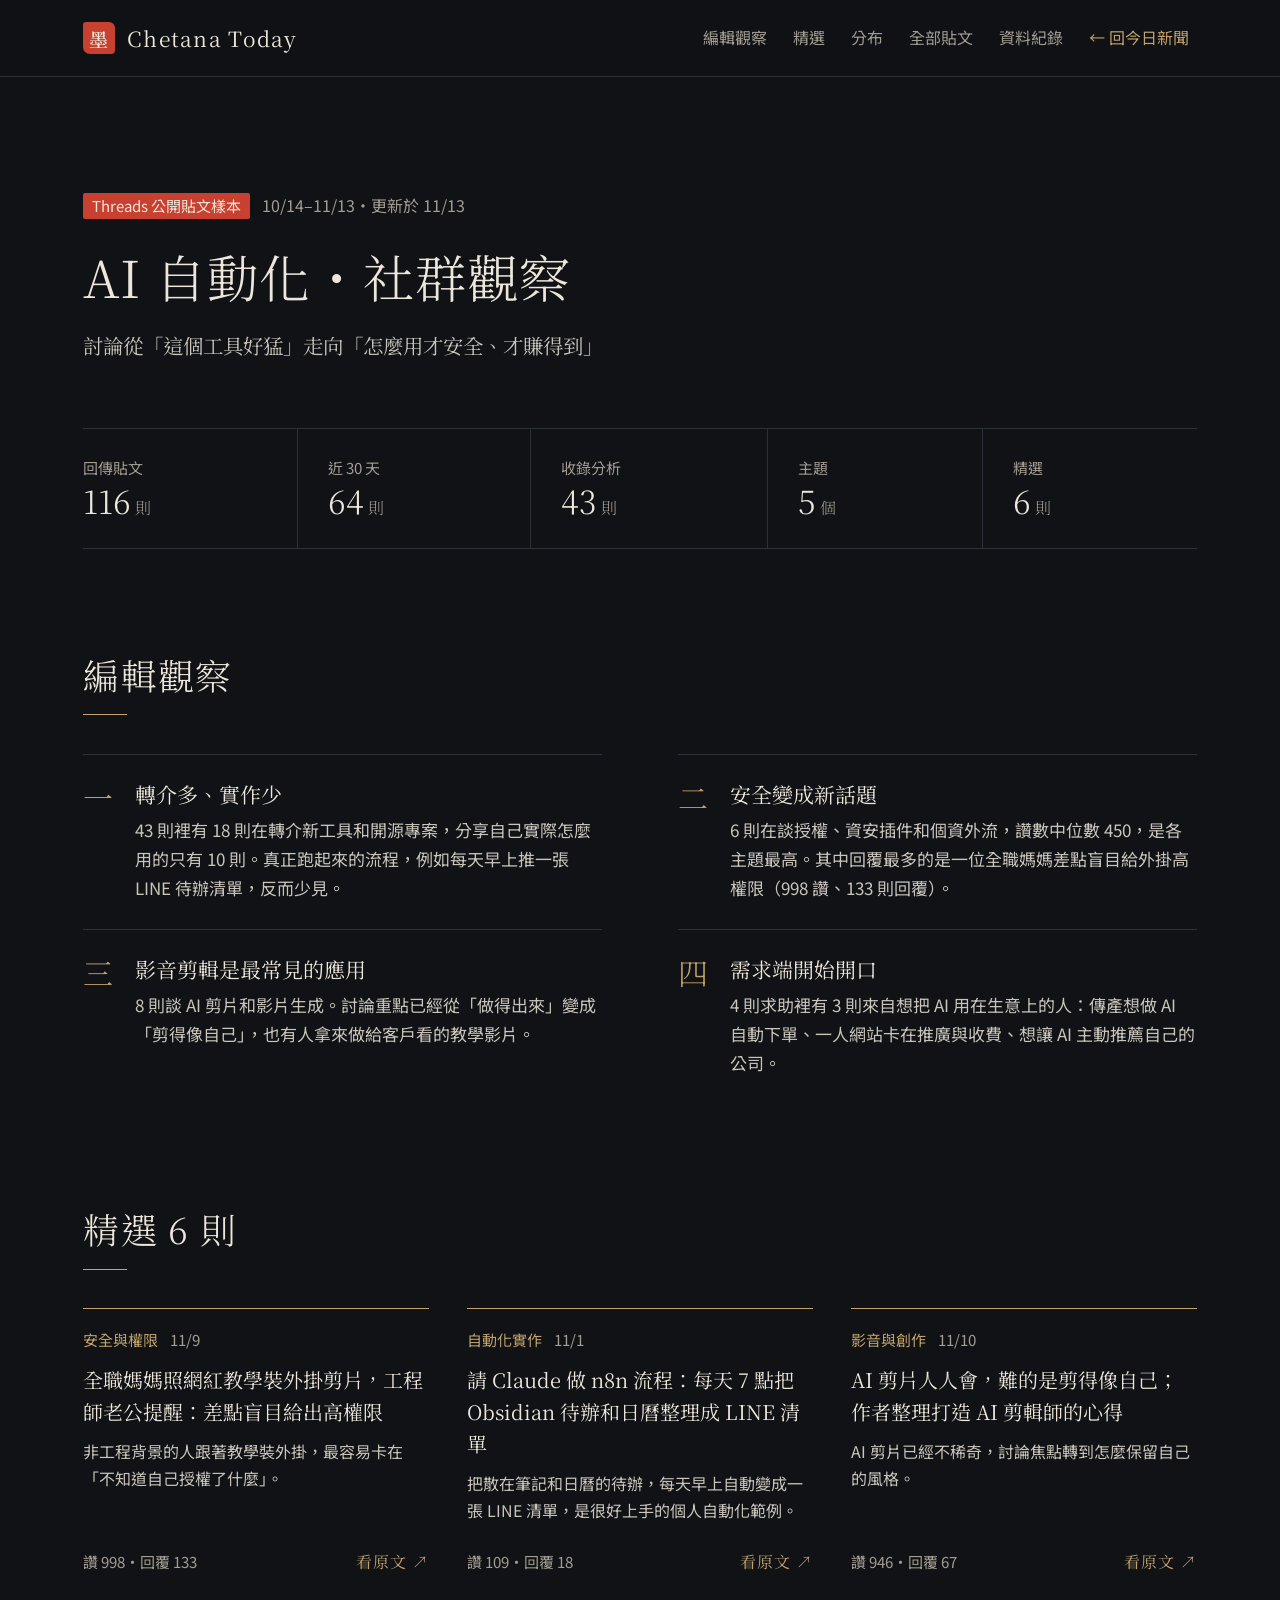
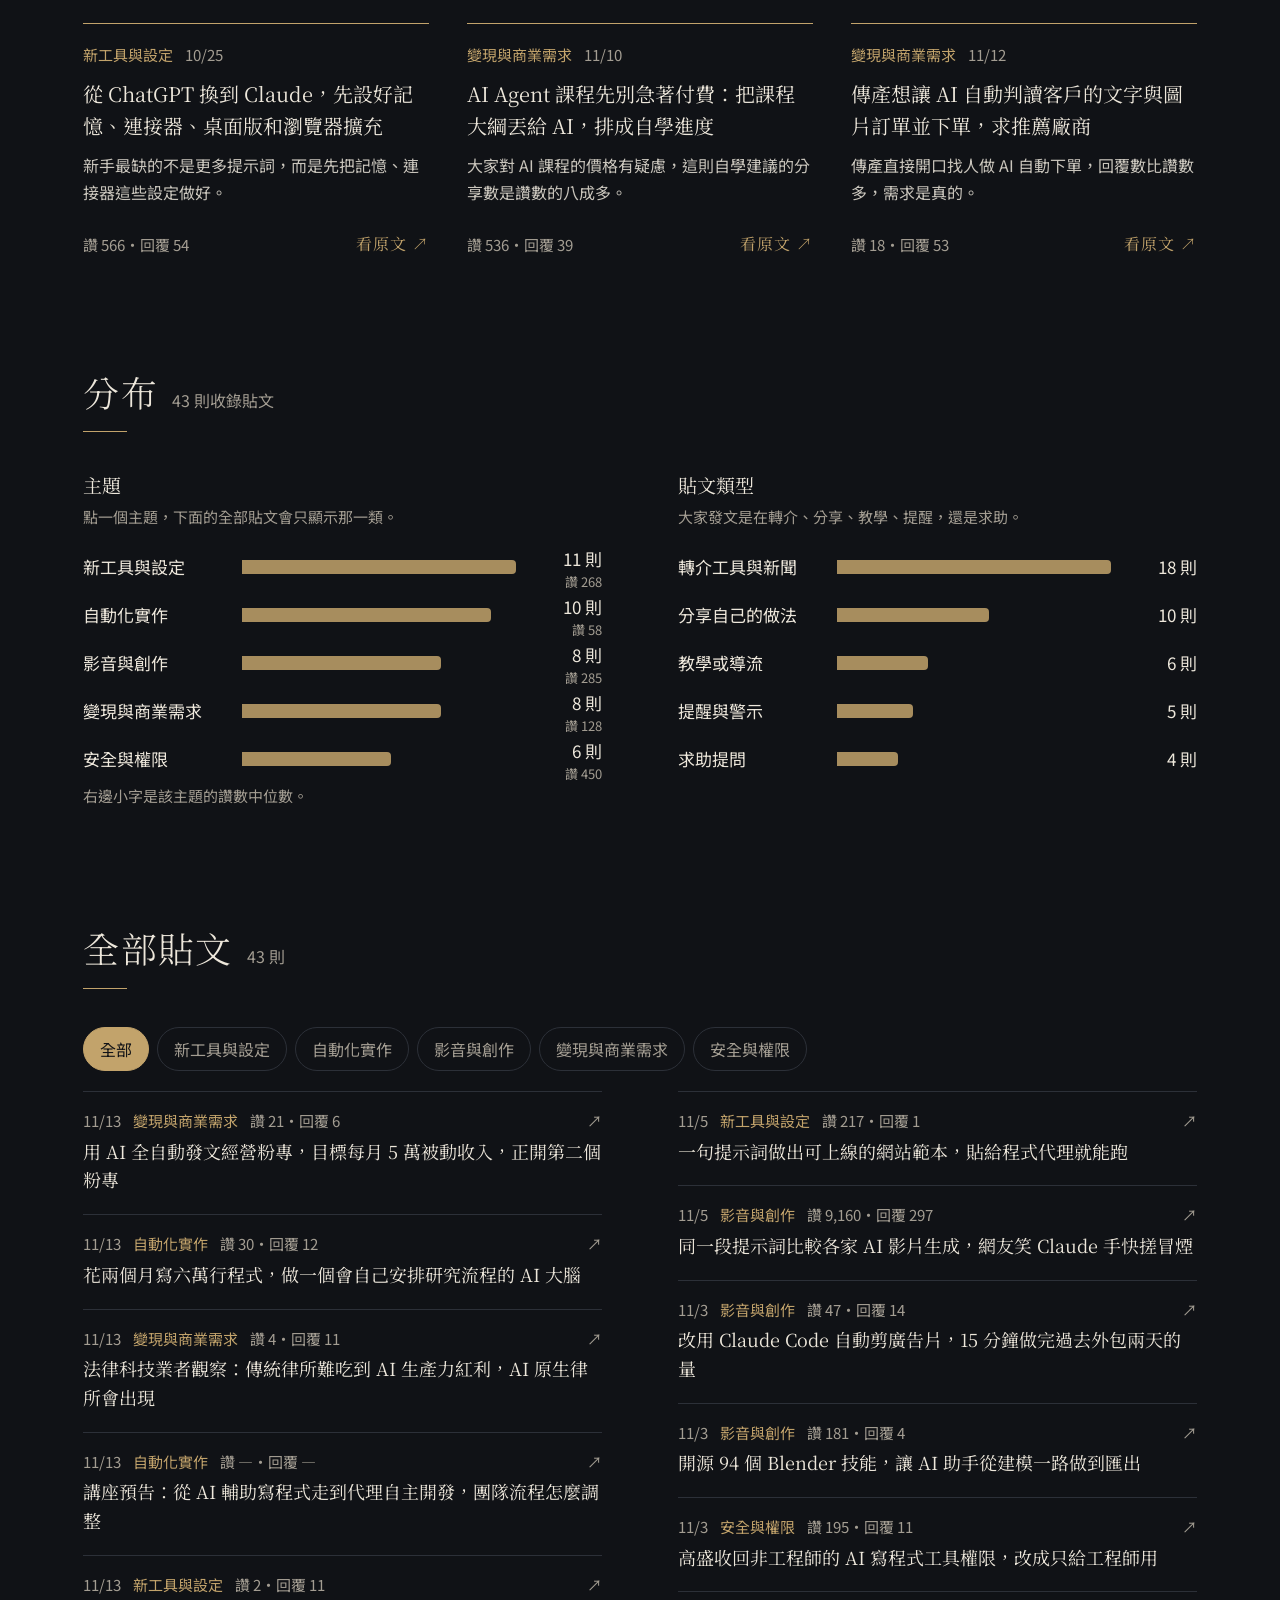
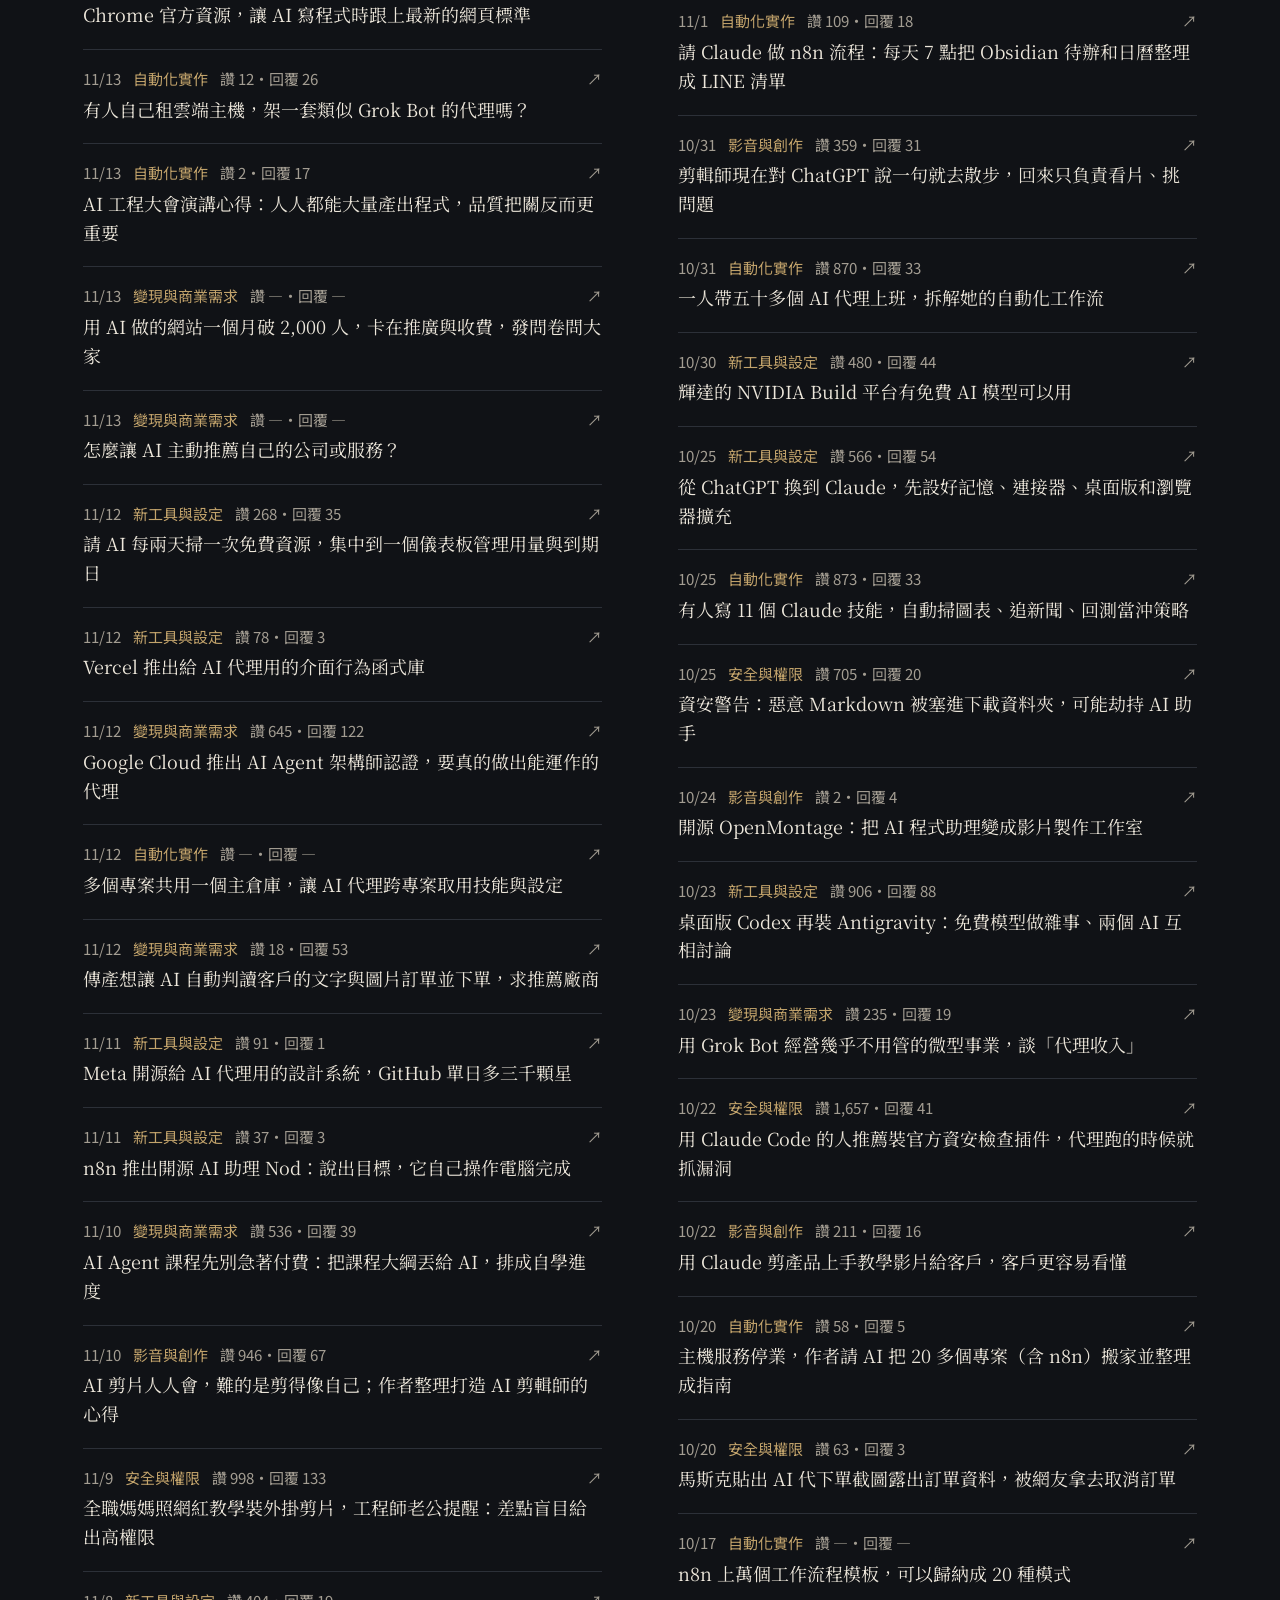
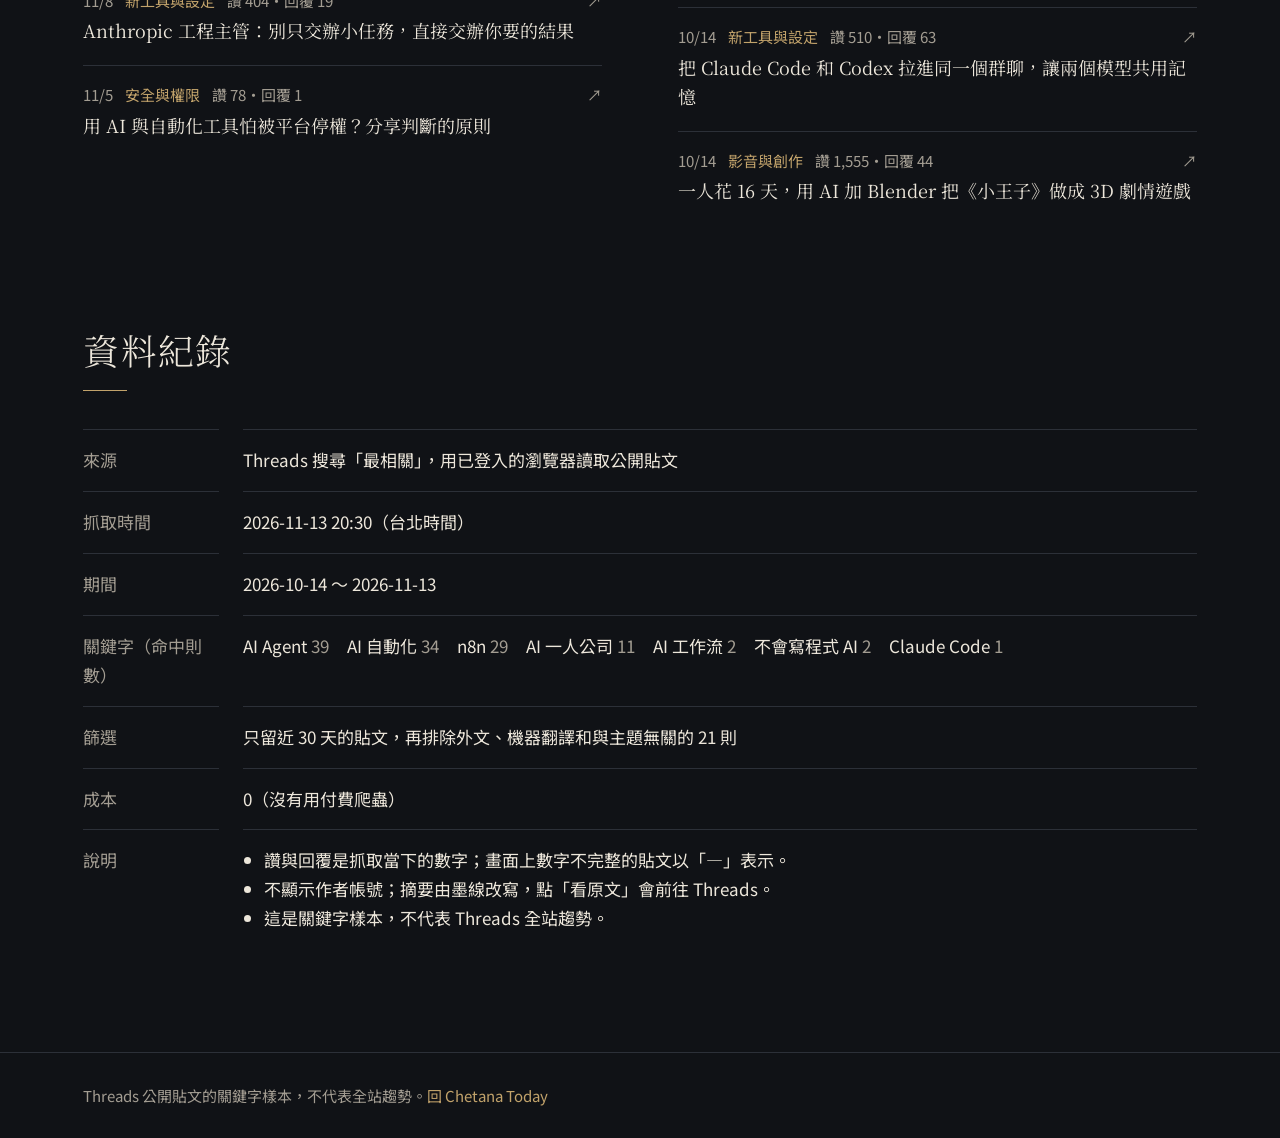
<file: today/social/index.html>
<!doctype html>
<html lang="zh-Hant-TW">
<head>
<meta charset="utf-8">
<meta name="viewport" content="width=device-width,initial-scale=1,viewport-fit=cover">
<meta name="robots" content="noindex">
<meta name="theme-color" content="#101216">
<title>社群觀察・Chetana Today</title>
<link rel="apple-touch-icon" href="../apple-touch-icon.png">
<link rel="preconnect" href="https://fonts.googleapis.com"><link rel="preconnect" href="https://fonts.gstatic.com" crossorigin>
<link rel="stylesheet" href="https://fonts.googleapis.com/css2?family=Noto+Serif+TC:wght@300;400;500;600&family=Noto+Sans+TC:wght@400;500&display=swap">
<style>
/* 與 today 首頁同一套：墨色底、宣紙字、黃銅線、朱印 */
:root{--ink:#101216;--ink2:#191C22;--rule:#2C3038;--brass:#C2A36B;--paper:#EDE7DB;--ash:#A39D92;--seal:#C8402F;--gutter:max(clamp(20px,6.5vw,104px),env(safe-area-inset-left,0px));--serif:"Noto Serif TC","Songti TC",serif;--sans:"Noto Sans TC","PingFang TC","Microsoft JhengHei",sans-serif}
*{box-sizing:border-box}
html{scroll-behavior:smooth;-webkit-text-size-adjust:100%}
body{margin:0;background:var(--ink);color:var(--paper);font:400 17px/1.7 var(--sans);overflow-x:hidden}
a{color:inherit;text-decoration:none}
a:focus-visible,button:focus-visible{outline:2px solid var(--seal);outline-offset:3px}
.top{position:sticky;top:0;z-index:20;display:flex;align-items:center;gap:40px;padding:16px var(--gutter);background:#101216F2;border-bottom:1px solid var(--rule)}
.logo{display:flex;align-items:center;gap:12px;font:400 21px/1 var(--serif);letter-spacing:.06em;white-space:nowrap}
.seal{display:grid;place-items:center;width:32px;height:32px;background:var(--seal);color:var(--paper);font:600 19px/1 var(--serif);border-radius:3px 6px 4px 7px}
.tabs{display:flex;gap:10px;justify-content:flex-end;overflow-x:auto;scrollbar-width:none;flex:1;min-width:0}
.tabs::-webkit-scrollbar{display:none}
.tabs a{display:flex;align-items:center;min-height:44px;padding:0 8px;color:var(--ash);font-size:16px;white-space:nowrap}
.tabs a:hover{color:var(--paper)}
.tabs a.back{color:var(--brass)}
.hero{padding:clamp(64px,9vw,120px) var(--gutter) clamp(44px,5vw,64px);max-width:calc(900px + var(--gutter))}
.eyebrow{display:flex;flex-wrap:wrap;gap:12px;align-items:center;color:var(--ash);font-size:16px}
.eyebrow b{padding:2px 9px;background:var(--seal);color:var(--paper);font:400 15px/1.5 var(--sans);border-radius:2px}
h1{font:300 clamp(34px,4vw,54px)/1.3 var(--serif);letter-spacing:.02em;margin:24px 0 18px}
.lead{margin:0;max-width:640px;color:#C9C5BC;font:400 clamp(19px,1.6vw,22px)/1.75 var(--serif)}
.stats{display:flex;flex-wrap:wrap;margin:0 var(--gutter);border-block:1px solid var(--rule)}
.stat{flex:1 0 auto;padding:26px 30px 26px 0;margin-right:30px;border-right:1px solid var(--rule)}
.stat:last-child{border:0;margin-right:0}
.stat small{display:block;color:var(--ash);font-size:15px}
.stat b{font:300 32px/1.3 var(--serif);font-variant-numeric:tabular-nums}
.stat b span{font-size:16px;color:var(--ash);margin-left:4px}
.row{padding:clamp(64px,8vw,112px) var(--gutter) 0;scroll-margin-top:70px}
.row h2{margin:0 0 clamp(26px,3vw,40px);font:300 clamp(28px,2.8vw,38px)/1.3 var(--serif);letter-spacing:.04em}
.row h2:after{content:"";display:block;width:44px;height:1px;margin-top:16px;background:var(--brass)}
.row h2 small{margin-left:14px;color:var(--ash);font:400 16px var(--sans);letter-spacing:0}
.obs{display:grid;grid-template-columns:repeat(2,minmax(0,1fr));gap:0 clamp(40px,6vw,96px);counter-reset:o;margin:0;padding:0;list-style:none}
.obs li{display:grid;grid-template-columns:52px 1fr;padding:24px 0 26px;border-top:1px solid var(--rule)}
.obs li:before{counter-increment:o;content:counter(o,cjk-ideographic);color:var(--brass);font:300 30px/1.2 var(--serif)}
.obs b{display:block;font:400 21px/1.5 var(--serif);margin-bottom:6px}
.obs p{margin:0;color:#C9C5BC}
.picks{display:grid;grid-template-columns:repeat(3,minmax(0,1fr));gap:clamp(28px,3vw,44px)}
.pick{display:flex;flex-direction:column;padding-top:20px;border-top:1px solid var(--brass)}
.meta{display:flex;flex-wrap:wrap;gap:4px 12px;color:var(--ash);font-size:15px;line-height:1.5}
.tag{color:var(--brass)}
.pick b{margin:12px 0 10px;font:400 20px/1.6 var(--serif)}
.pick p{margin:0 0 16px;color:#C9C5BC;font-size:16px}
.foot{display:flex;align-items:center;justify-content:space-between;gap:16px;margin-top:auto;color:var(--ash);font-size:15px;font-variant-numeric:tabular-nums}
.go{display:inline-flex;align-items:center;min-height:44px;color:var(--brass);font:400 16px var(--serif);letter-spacing:.06em;border-bottom:1px solid transparent}
.go:hover{border-color:var(--brass)}
.dist{display:grid;grid-template-columns:repeat(2,minmax(0,1fr));gap:40px clamp(40px,6vw,96px)}
.dist h3{margin:0 0 6px;font:400 19px var(--serif);color:var(--paper)}
.dist .note{margin:0 0 14px;color:var(--ash);font-size:15px}
.bar{display:grid;grid-template-columns:8.5em minmax(0,1fr) 4.2em;align-items:center;gap:14px;width:100%;min-height:48px;padding:0;border:0;background:none;color:var(--paper);font:inherit;text-align:left;cursor:pointer}
.bar.static{cursor:default}
.bar .track{position:relative;height:14px}
.bar .fill{position:absolute;inset:0 auto 0 0;background:var(--brass);border-radius:0 4px 4px 0;opacity:.85}
.bar:hover .fill,.bar[aria-pressed=true] .fill{opacity:1}
.bar:not(.static):hover .lab,.bar[aria-pressed=true] .lab{color:var(--brass)}
.bar .num{text-align:right;font-variant-numeric:tabular-nums}
.bar .num small{display:block;color:var(--ash);font-size:13px;line-height:1.2}
.chips{display:flex;flex-wrap:wrap;gap:8px;margin:0 0 20px}
.chips button{min-height:44px;padding:0 16px;border:1px solid var(--rule);border-radius:22px;background:none;color:var(--ash);font:400 16px var(--sans);cursor:pointer}
.chips button:hover{color:var(--paper);border-color:var(--ash)}
.chips button[aria-pressed=true]{color:var(--ink);background:var(--brass);border-color:var(--brass)}
.list{column-count:2;column-gap:clamp(40px,6vw,96px)}
.line{display:block;break-inside:avoid;padding:18px 0 20px;border-top:1px solid var(--rule)}
.line b{display:block;margin-top:4px;font:400 18px/1.6 var(--serif)}
.line:hover b{color:var(--brass)}
.line .meta .ext{margin-left:auto}
.log{display:grid;grid-template-columns:8em 1fr;gap:0 24px;margin:0}
.log dt,.log dd{padding:16px 0;border-top:1px solid var(--rule);margin:0}
.log dt{color:var(--ash)}
.log ul{margin:0;padding-left:1.2em}
.kw{display:flex;flex-wrap:wrap;gap:6px 18px}
.kw span{font-variant-numeric:tabular-nums}
.kw span i{font-style:normal;color:var(--ash);margin-left:4px}
footer{margin-top:clamp(64px,8vw,112px);padding:30px var(--gutter) calc(30px + env(safe-area-inset-bottom,0px));border-top:1px solid var(--rule);color:var(--ash);font-size:15px}
footer a{color:var(--brass)}
.empty{color:var(--ash)}
@media(max-width:1000px){.picks{grid-template-columns:repeat(2,minmax(0,1fr))}.tabs{justify-content:flex-start}}
@media(max-width:720px){.top{flex-wrap:wrap;gap:6px 14px;padding-block:14px 4px}.tabs{flex:0 0 100%;order:3;gap:16px}.tabs a{padding:0}.stat{flex:0 0 50%;margin:0;padding:18px 0;border-right:0;border-top:1px solid var(--rule)}.stat:nth-child(-n+2){border-top:0}.obs,.picks,.dist{grid-template-columns:minmax(0,1fr)}.list{column-count:1}.bar{grid-template-columns:7em minmax(0,1fr) 3.6em;gap:10px}.log{grid-template-columns:minmax(0,1fr)}.log dd{border-top:0;padding-top:0}}
@media(prefers-reduced-motion:reduce){html{scroll-behavior:auto}}
</style>
</head>
<body>
<header class="top">
  <a class="logo" href="../"><span class="seal" aria-hidden="true">墨</span>Chetana Today</a>
  <nav class="tabs" aria-label="本頁">
    <a href="#obs">編輯觀察</a><a href="#picks">精選</a><a href="#dist">分布</a><a href="#all">全部貼文</a><a href="#log">資料紀錄</a><a class="back" href="../">← 回今日新聞</a>
  </nav>
</header>
<main id="app"><section class="hero"><h1>AI 自動化・社群觀察</h1><p class="lead">整理中…</p></section></main>
<footer>Threads 公開貼文的關鍵字樣本，不代表全站趨勢。<a href="../">回 Chetana Today</a></footer>
<script>
(function(){
var $=function(s){return document.querySelector(s)};
function el(t,c,x){var e=document.createElement(t);if(c)e.className=c;if(x!=null)e.textContent=x;return e}
function safe(u){return typeof u==='string'&&/^https:\/\//.test(u)}
function md(d){var p=String(d).slice(5,10).split('-');return (+p[0])+'/'+(+p[1])}
function n(v){return v==null?'—':Number(v).toLocaleString('zh-TW')}
function ext(u,label){var a=el('a','go',label||'看原文 ↗');if(safe(u)){a.href=u;a.target='_blank';a.rel='noopener noreferrer'}return a}
function section(id,title,sub){var s=el('section','row');s.id=id;var h=el('h2',null,title);if(sub)h.append(el('small',null,sub));s.append(h);return s}
var topicName={},filter='all',listBox,chipBox,countEl,topicBars=[];

function render(d){
  (d.topics||[]).forEach(function(t){topicName[t.id]=t.name});
  var app=$('#app');app.replaceChildren();
  var hero=el('section','hero'),eb=el('div','eyebrow');
  eb.append(el('b',null,'Threads 公開貼文樣本'),el('span',null,md(d.period.from)+'–'+md(d.period.to)+'・更新於 '+md(d.updated)));
  hero.append(eb,el('h1',null,d.title),el('p','lead',d.headline));app.append(hero);

  var st=el('div','stats');st.setAttribute('aria-label','樣本數字');
  [['回傳貼文',d.sample.fetched,'則'],['近 30 天',d.sample.recent,'則'],['收錄分析',d.sample.kept,'則'],['主題',d.sample.topics,'個'],['精選',d.sample.picks,'則']].forEach(function(x){
    var c=el('div','stat'),b=el('b',null,x[1]);b.append(el('span',null,x[2]));c.append(el('small',null,x[0]),b);st.append(c)});
  app.append(st);

  var o=section('obs','編輯觀察'),ol=el('ol','obs');
  d.observations.forEach(function(x){var li=el('li'),w=el('div');w.append(el('b',null,x.title),el('p',null,x.text));li.append(w);ol.append(li)});
  o.append(ol);app.append(o);

  var p=section('picks','精選 '+d.picks.length+' 則'),g=el('div','picks');
  d.picks.forEach(function(x){
    var c=el('article','pick'),m=el('div','meta');m.append(el('span','tag',topicName[x.topic]||''),el('span',null,md(x.date)));
    var f=el('div','foot');f.append(el('span',null,'讚 '+n(x.likes)+'・回覆 '+n(x.replies)),ext(x.url));
    c.append(m,el('b',null,x.summary),el('p',null,x.why),f);g.append(c)});
  p.append(g);app.append(p);

  var ds=section('dist','分布',d.sample.kept+' 則收錄貼文'),grid=el('div','dist');
  var tb=el('div');tb.append(el('h3',null,'主題'),el('p','note','點一個主題，下面的全部貼文會只顯示那一類。'));
  var maxT=Math.max.apply(null,d.topics.map(function(t){return t.count}));
  d.topics.forEach(function(t){
    var b=el('button','bar');b.type='button';b.setAttribute('aria-pressed','false');b.dataset.topic=t.id;
    b.title=t.name+'：'+t.count+' 則，讚數中位數 '+n(t.medianLikes);
    var tr=el('span','track'),fl=el('span','fill');fl.style.width=(t.count/maxT*100)+'%';tr.append(fl);
    var num=el('span','num',t.count+' 則');num.append(el('small',null,'讚 '+n(t.medianLikes)));
    b.append(el('span','lab',t.name),tr,num);
    b.addEventListener('click',function(){setFilter(filter===t.id?'all':t.id);document.getElementById('all').scrollIntoView()});
    topicBars.push(b);tb.append(b)});
  tb.append(el('p','note','右邊小字是該主題的讚數中位數。'));
  var yb=el('div');yb.append(el('h3',null,'貼文類型'),el('p','note','大家發文是在轉介、分享、教學、提醒，還是求助。'));
  var maxY=Math.max.apply(null,d.types.map(function(t){return t.count}));
  d.types.forEach(function(t){
    var b=el('div','bar static');b.title=t.name+'：'+t.count+' 則';
    var tr=el('span','track'),fl=el('span','fill');fl.style.width=(t.count/maxY*100)+'%';tr.append(fl);
    b.append(el('span','lab',t.name),tr,el('span','num',t.count+' 則'));yb.append(b)});
  grid.append(tb,yb);ds.append(grid);app.append(ds);

  var a=section('all','全部貼文');countEl=a.querySelector('small')||el('small');a.querySelector('h2').append(countEl);
  chipBox=el('div','chips');chipBox.setAttribute('role','group');chipBox.setAttribute('aria-label','依主題篩選');
  [{id:'all',name:'全部'}].concat(d.topics).forEach(function(t){var b=el('button',null,t.name);b.type='button';b.dataset.topic=t.id;b.addEventListener('click',function(){setFilter(t.id)});chipBox.append(b)});
  listBox=el('div','list');a.append(chipBox,listBox);app.append(a);
  window.__posts=d.posts.slice().sort(function(x,y){return y.date.localeCompare(x.date)});
  setFilter('all');

  var l=section('log','資料紀錄'),dl=el('dl','log');
  function row(k,v){dl.append(el('dt',null,k));var dd=el('dd');if(typeof v==='string')dd.textContent=v;else dd.append(v);dl.append(dd)}
  row('來源',d.log.source);row('抓取時間',d.log.fetchedAt+'（台北時間）');row('期間',d.period.from+' ～ '+d.period.to);
  var kw=el('div','kw');d.log.keywords.forEach(function(k){var s=el('span',null,k.k);s.append(el('i',null,k.n));kw.append(s)});row('關鍵字（命中則數）',kw);
  row('篩選',d.log.filter);row('成本',d.log.cost);
  var ul=el('ul');d.log.notes.forEach(function(x){ul.append(el('li',null,x))});row('說明',ul);
  l.append(dl);app.append(l);
}
function setFilter(id){
  filter=id;
  [].forEach.call(chipBox.children,function(b){b.setAttribute('aria-pressed',String(b.dataset.topic===id))});
  topicBars.forEach(function(b){b.setAttribute('aria-pressed',String(b.dataset.topic===id))});
  var list=window.__posts.filter(function(p){return id==='all'||p.topic===id});
  countEl.textContent=(id==='all'?'':topicName[id]+'・')+list.length+' 則';
  listBox.replaceChildren();
  list.forEach(function(p){
    var a=el('a','line');if(safe(p.url)){a.href=p.url;a.target='_blank';a.rel='noopener noreferrer'}
    var m=el('span','meta');m.append(el('span',null,md(p.date)),el('span','tag',topicName[p.topic]||''),el('span',null,'讚 '+n(p.likes)+'・回覆 '+n(p.replies)),el('span','ext','↗'));
    a.append(m,el('b',null,p.summary));listBox.append(a)});
}
fetch('data.json?t='+Math.floor(Date.now()/600000),{cache:'no-store'}).then(function(r){if(!r.ok)throw 0;return r.json()}).then(render).catch(function(){$('.lead').textContent='資料暫時讀不到，稍後重新整理。'});
})();
</script>
</body>
</html>
</file>
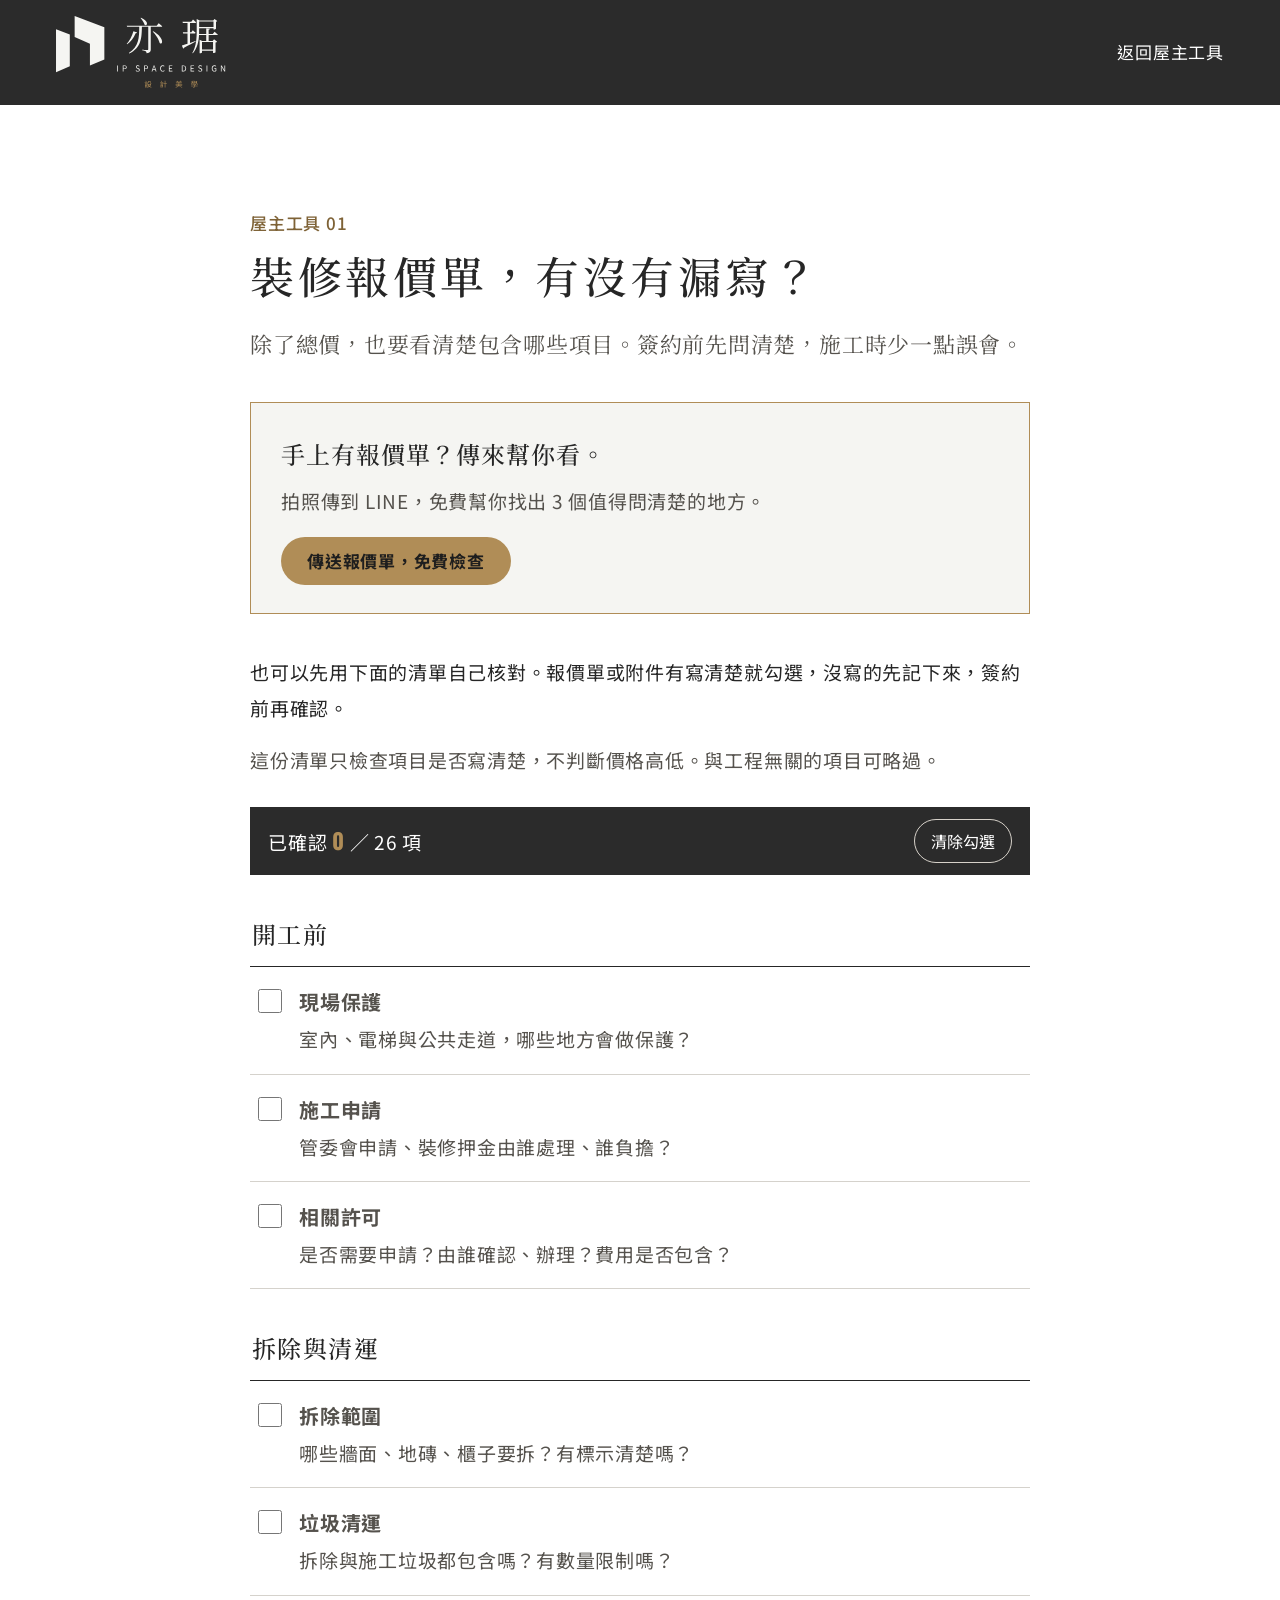
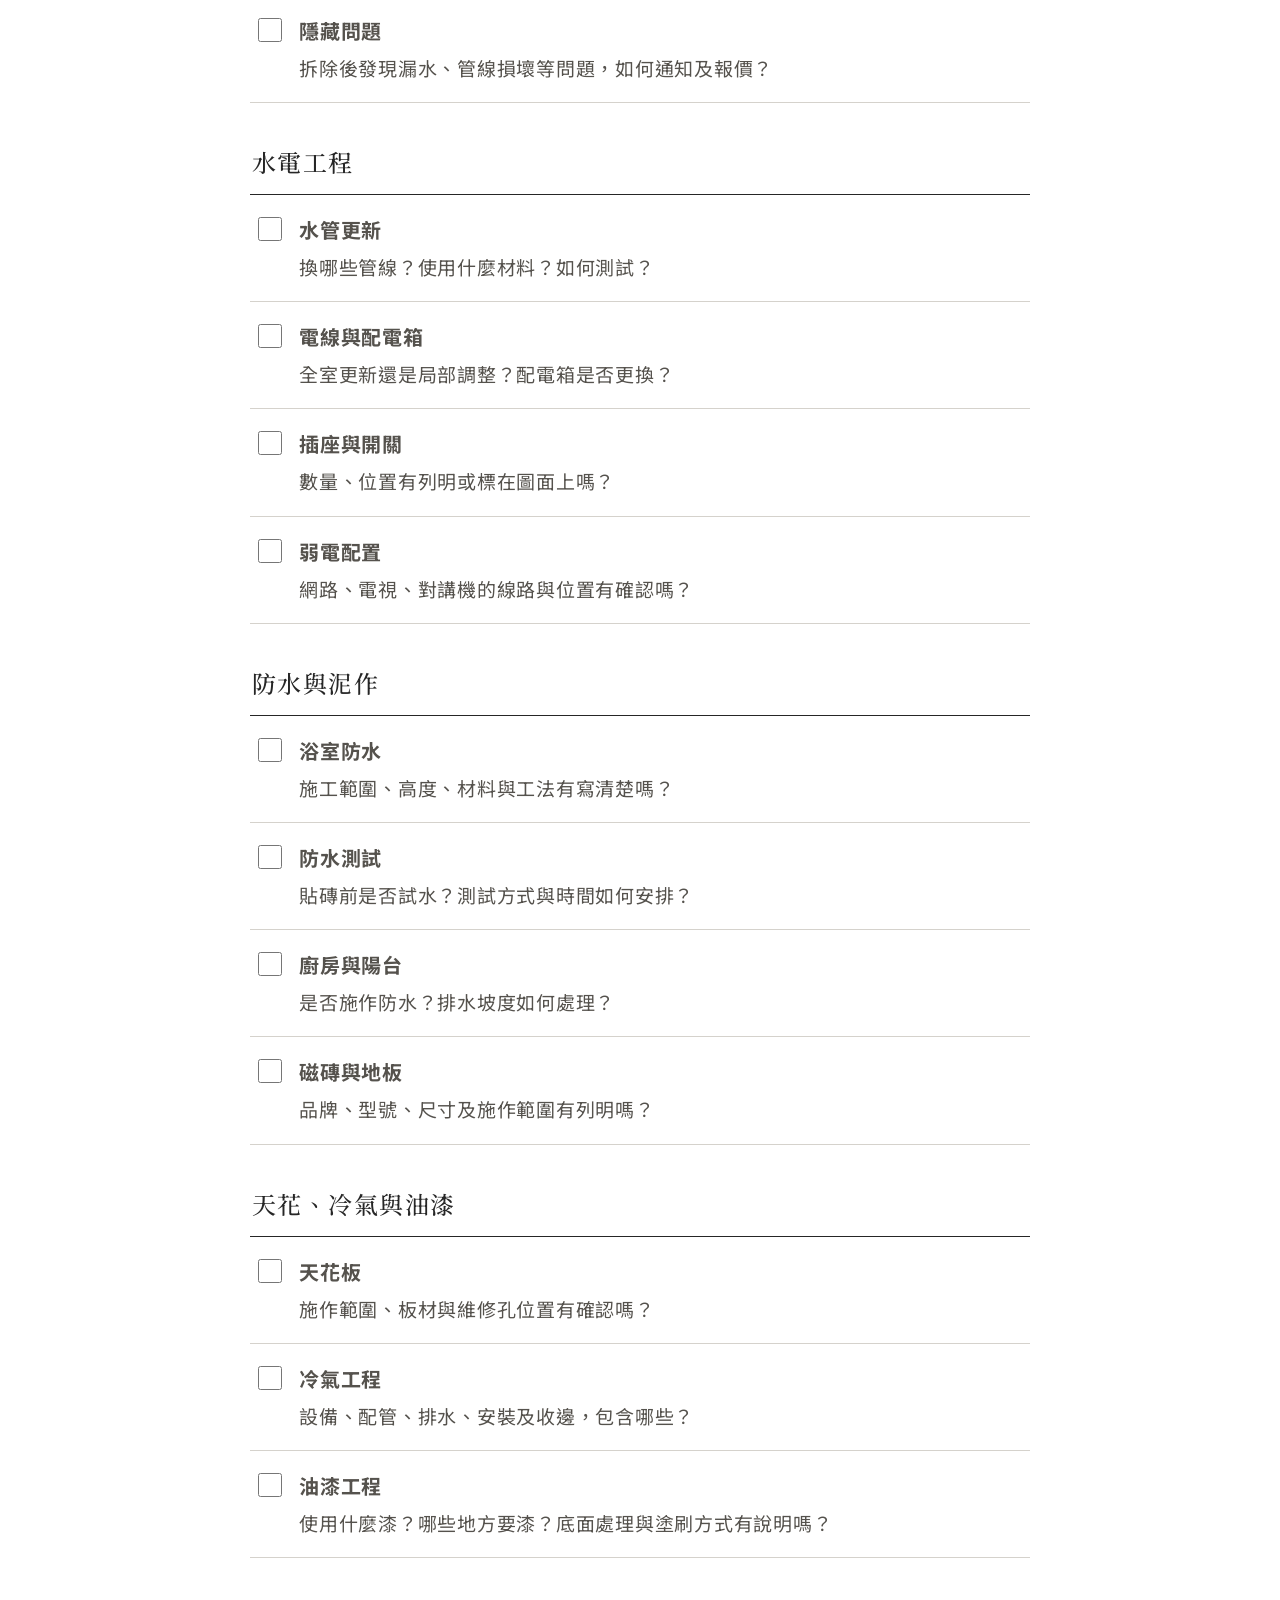
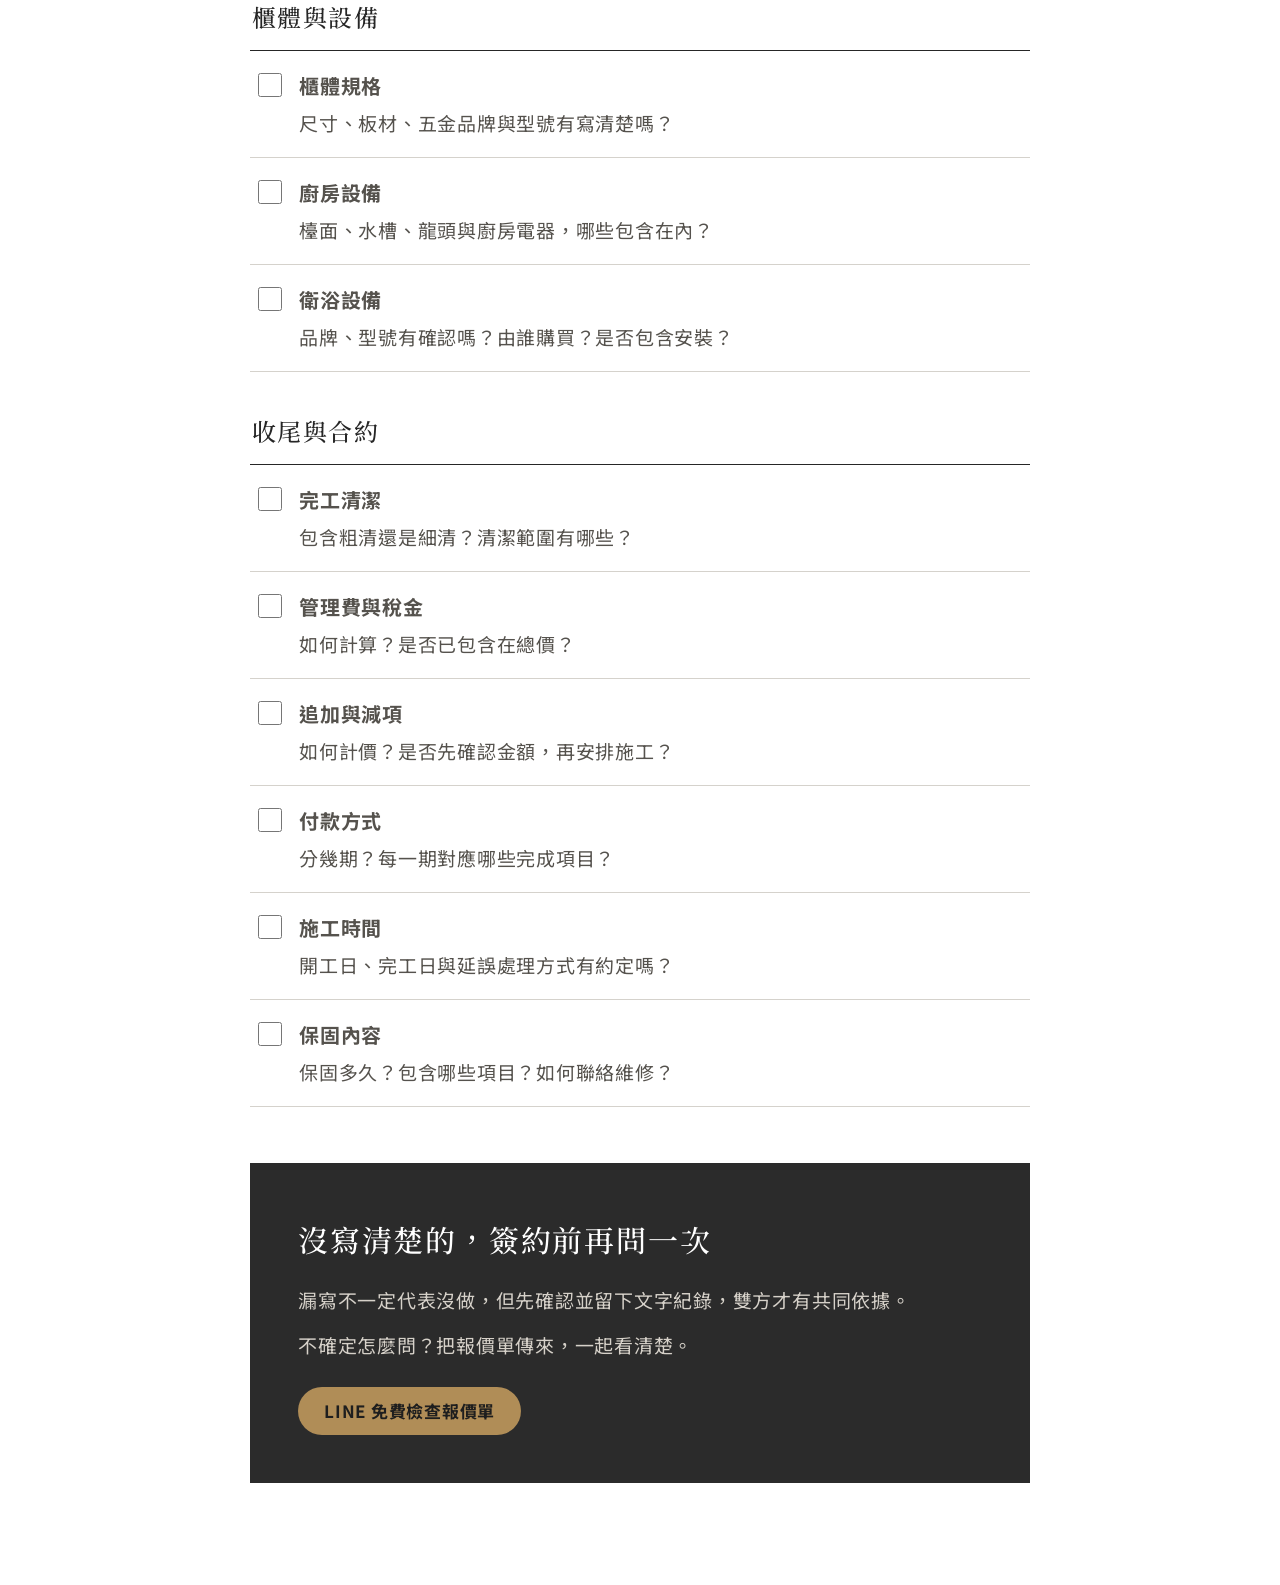
<file: yiju/tools/checklist.html>
<!doctype html>
<html lang="zh-Hant-TW">
<head>
<meta charset="utf-8">
<meta name="viewport" content="width=device-width, initial-scale=1">
<meta name="robots" content="noindex, nofollow">
<title>裝修報價單，有沒有漏寫？｜亦琚設計美學</title>
<link rel="icon" href="../assets/icon.png">
<link rel="preconnect" href="https://fonts.googleapis.com">
<link rel="preconnect" href="https://fonts.gstatic.com" crossorigin>
<link href="https://fonts.googleapis.com/css2?family=Oswald:wght@400;500&family=Noto+Sans+TC:wght@400;500;700&family=Noto+Serif+TC:wght@400;500&display=swap" rel="stylesheet">
<link rel="stylesheet" href="../style.css">
</head>
<body>

<header class="case-head">
  <a href="../"><img src="../assets/logo-cream.svg" alt="亦琚 IP SPACE DESIGN 設計美學"></a>
  <a class="back" href="../#tools">返回屋主工具</a>
</header>

<main class="q-page">
  <section class="q-hero">
    <p class="eyebrow">屋主工具 01</p>
    <h1>裝修報價單，有沒有漏寫？</h1>
    <p class="q-sub">除了總價，也要看清楚包含哪些項目。簽約前先問清楚，施工時少一點誤會。</p>
  </section>

  <section class="ck-line">
    <h2>手上有報價單？傳來幫你看。</h2>
    <p>拍照傳到 LINE，免費幫你找出 3 個值得問清楚的地方。</p>
    <a class="btn btn-gold" href="../#contact">傳送報價單，免費檢查</a>
  </section>

  <section class="ck-intro">
    <p>也可以先用下面的清單自己核對。報價單或附件有寫清楚就勾選，沒寫的先記下來，簽約前再確認。</p>
    <p class="fee-note">這份清單只檢查項目是否寫清楚，不判斷價格高低。與工程無關的項目可略過。</p>
  </section>

  <div class="ck-bar" aria-live="polite">
    <span>已確認 <strong id="ck-count">0</strong> ／ 26 項</span>
    <button type="button" id="ck-reset">清除勾選</button>
  </div>

  <form class="ck-list" id="ck-form" aria-label="報價單核對清單">
    <fieldset class="ck-group">
      <legend>開工前</legend>
      <label class="ck-item"><input type="checkbox" name="c1"><span><strong>現場保護</strong>室內、電梯與公共走道，哪些地方會做保護？</span></label>
      <label class="ck-item"><input type="checkbox" name="c2"><span><strong>施工申請</strong>管委會申請、裝修押金由誰處理、誰負擔？</span></label>
      <label class="ck-item"><input type="checkbox" name="c3"><span><strong>相關許可</strong>是否需要申請？由誰確認、辦理？費用是否包含？</span></label>
    </fieldset>
    <fieldset class="ck-group">
      <legend>拆除與清運</legend>
      <label class="ck-item"><input type="checkbox" name="c4"><span><strong>拆除範圍</strong>哪些牆面、地磚、櫃子要拆？有標示清楚嗎？</span></label>
      <label class="ck-item"><input type="checkbox" name="c5"><span><strong>垃圾清運</strong>拆除與施工垃圾都包含嗎？有數量限制嗎？</span></label>
      <label class="ck-item"><input type="checkbox" name="c6"><span><strong>隱藏問題</strong>拆除後發現漏水、管線損壞等問題，如何通知及報價？</span></label>
    </fieldset>
    <fieldset class="ck-group">
      <legend>水電工程</legend>
      <label class="ck-item"><input type="checkbox" name="c7"><span><strong>水管更新</strong>換哪些管線？使用什麼材料？如何測試？</span></label>
      <label class="ck-item"><input type="checkbox" name="c8"><span><strong>電線與配電箱</strong>全室更新還是局部調整？配電箱是否更換？</span></label>
      <label class="ck-item"><input type="checkbox" name="c9"><span><strong>插座與開關</strong>數量、位置有列明或標在圖面上嗎？</span></label>
      <label class="ck-item"><input type="checkbox" name="c10"><span><strong>弱電配置</strong>網路、電視、對講機的線路與位置有確認嗎？</span></label>
    </fieldset>
    <fieldset class="ck-group">
      <legend>防水與泥作</legend>
      <label class="ck-item"><input type="checkbox" name="c11"><span><strong>浴室防水</strong>施工範圍、高度、材料與工法有寫清楚嗎？</span></label>
      <label class="ck-item"><input type="checkbox" name="c12"><span><strong>防水測試</strong>貼磚前是否試水？測試方式與時間如何安排？</span></label>
      <label class="ck-item"><input type="checkbox" name="c13"><span><strong>廚房與陽台</strong>是否施作防水？排水坡度如何處理？</span></label>
      <label class="ck-item"><input type="checkbox" name="c14"><span><strong>磁磚與地板</strong>品牌、型號、尺寸及施作範圍有列明嗎？</span></label>
    </fieldset>
    <fieldset class="ck-group">
      <legend>天花、冷氣與油漆</legend>
      <label class="ck-item"><input type="checkbox" name="c15"><span><strong>天花板</strong>施作範圍、板材與維修孔位置有確認嗎？</span></label>
      <label class="ck-item"><input type="checkbox" name="c16"><span><strong>冷氣工程</strong>設備、配管、排水、安裝及收邊，包含哪些？</span></label>
      <label class="ck-item"><input type="checkbox" name="c17"><span><strong>油漆工程</strong>使用什麼漆？哪些地方要漆？底面處理與塗刷方式有說明嗎？</span></label>
    </fieldset>
    <fieldset class="ck-group">
      <legend>櫃體與設備</legend>
      <label class="ck-item"><input type="checkbox" name="c18"><span><strong>櫃體規格</strong>尺寸、板材、五金品牌與型號有寫清楚嗎？</span></label>
      <label class="ck-item"><input type="checkbox" name="c19"><span><strong>廚房設備</strong>檯面、水槽、龍頭與廚房電器，哪些包含在內？</span></label>
      <label class="ck-item"><input type="checkbox" name="c20"><span><strong>衛浴設備</strong>品牌、型號有確認嗎？由誰購買？是否包含安裝？</span></label>
    </fieldset>
    <fieldset class="ck-group">
      <legend>收尾與合約</legend>
      <label class="ck-item"><input type="checkbox" name="c21"><span><strong>完工清潔</strong>包含粗清還是細清？清潔範圍有哪些？</span></label>
      <label class="ck-item"><input type="checkbox" name="c22"><span><strong>管理費與稅金</strong>如何計算？是否已包含在總價？</span></label>
      <label class="ck-item"><input type="checkbox" name="c23"><span><strong>追加與減項</strong>如何計價？是否先確認金額，再安排施工？</span></label>
      <label class="ck-item"><input type="checkbox" name="c24"><span><strong>付款方式</strong>分幾期？每一期對應哪些完成項目？</span></label>
      <label class="ck-item"><input type="checkbox" name="c25"><span><strong>施工時間</strong>開工日、完工日與延誤處理方式有約定嗎？</span></label>
      <label class="ck-item"><input type="checkbox" name="c26"><span><strong>保固內容</strong>保固多久？包含哪些項目？如何聯絡維修？</span></label>
    </fieldset>
  </form>

  <section class="q-end">
    <h2>沒寫清楚的，簽約前再問一次</h2>
    <p>漏寫不一定代表沒做，但先確認並留下文字紀錄，雙方才有共同依據。</p>
    <p>不確定怎麼問？把報價單傳來，一起看清楚。</p>
    <a class="btn btn-gold" href="../#contact">LINE 免費檢查報價單</a>
  </section>
</main>

<script>
(function () {
  var form = document.getElementById('ck-form');
  var count = document.getElementById('ck-count');
  var key = 'yiju-quote-checklist';
  var boxes = form.querySelectorAll('input[type="checkbox"]');
  function save() {
    var on = [];
    boxes.forEach(function (b) { if (b.checked) on.push(b.name); });
    count.textContent = on.length;
    try { localStorage.setItem(key, JSON.stringify(on)); } catch (e) {}
  }
  try {
    var saved = JSON.parse(localStorage.getItem(key) || '[]');
    boxes.forEach(function (b) { b.checked = saved.indexOf(b.name) > -1; });
  } catch (e) {}
  form.addEventListener('change', save);
  document.getElementById('ck-reset').addEventListener('click', function () {
    boxes.forEach(function (b) { b.checked = false; });
    save();
  });
  save();
})();
</script>

</body>
</html>
</file>
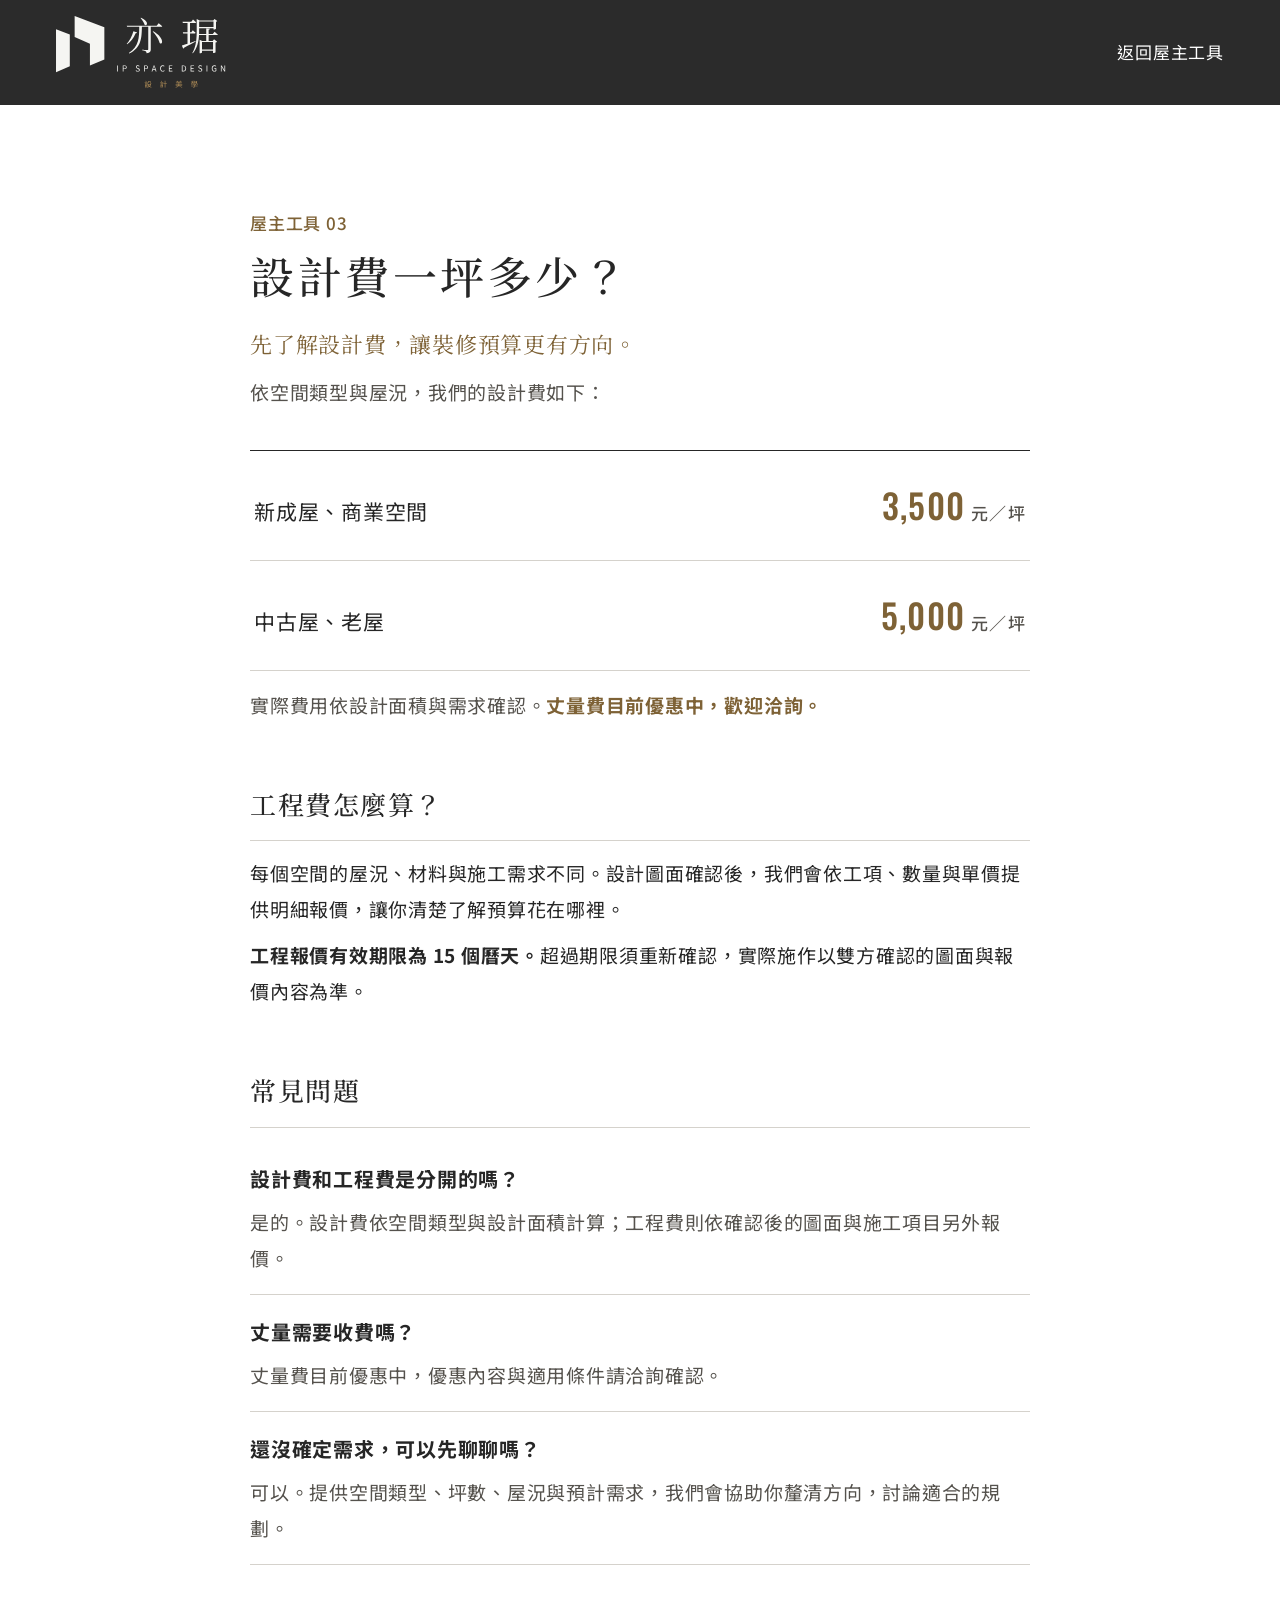
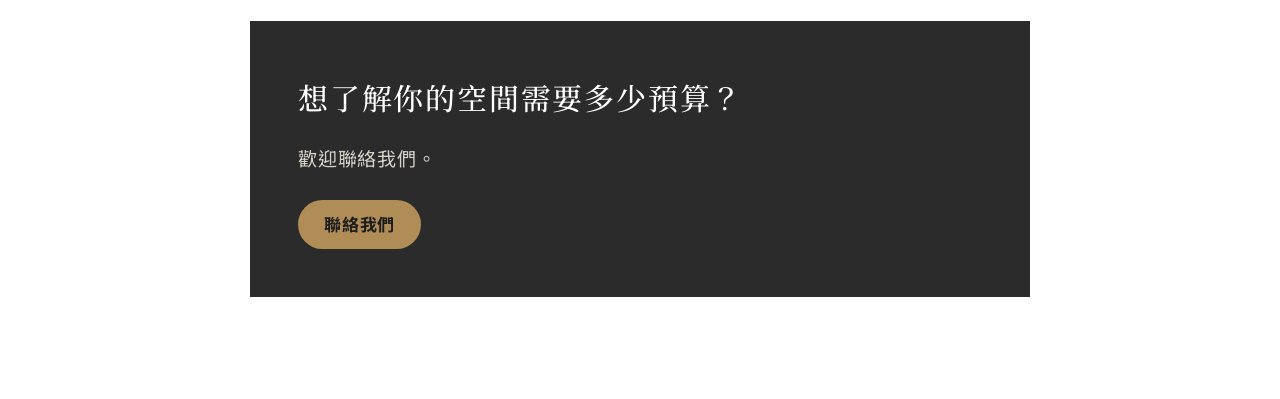
<file: yiju/tools/fees.html>
<!doctype html>
<html lang="zh-Hant-TW">
<head>
<meta charset="utf-8">
<meta name="viewport" content="width=device-width, initial-scale=1">
<meta name="robots" content="noindex, nofollow">
<title>設計費一坪多少？｜亦琚設計美學</title>
<link rel="icon" href="../assets/icon.png">
<link rel="preconnect" href="https://fonts.googleapis.com">
<link rel="preconnect" href="https://fonts.gstatic.com" crossorigin>
<link href="https://fonts.googleapis.com/css2?family=Oswald:wght@400;500&family=Noto+Sans+TC:wght@400;500;700&family=Noto+Serif+TC:wght@400;500&display=swap" rel="stylesheet">
<link rel="stylesheet" href="../style.css">
</head>
<body>

<header class="case-head">
  <a href="../"><img src="../assets/logo-cream.svg" alt="亦琚 IP SPACE DESIGN 設計美學"></a>
  <a class="back" href="../#tools">返回屋主工具</a>
</header>

<main class="q-page">
  <section class="q-hero">
    <p class="eyebrow">屋主工具 03</p>
    <h1>設計費一坪多少？</h1>
    <p class="q-sub">先了解設計費，讓裝修預算更有方向。</p>
    <p>依空間類型與屋況，我們的設計費如下：</p>
  </section>

  <div class="fee-table" role="table" aria-label="設計費">
    <div class="fee-row" role="row"><span role="cell">新成屋、商業空間</span><strong role="cell">3,500<small> 元／坪</small></strong></div>
    <div class="fee-row" role="row"><span role="cell">中古屋、老屋</span><strong role="cell">5,000<small> 元／坪</small></strong></div>
  </div>
  <p class="fee-note">實際費用依設計面積與需求確認。<strong>丈量費目前優惠中，歡迎洽詢。</strong></p>

  <section class="fee-block">
    <h2>工程費怎麼算？</h2>
    <p>每個空間的屋況、材料與施工需求不同。設計圖面確認後，我們會依工項、數量與單價提供明細報價，讓你清楚了解預算花在哪裡。</p>
    <p><strong>工程報價有效期限為 15 個曆天。</strong>超過期限須重新確認，實際施作以雙方確認的圖面與報價內容為準。</p>
  </section>

  <section class="fee-block">
    <h2>常見問題</h2>
    <dl class="faq">
      <div><dt>設計費和工程費是分開的嗎？</dt><dd>是的。設計費依空間類型與設計面積計算；工程費則依確認後的圖面與施工項目另外報價。</dd></div>
      <div><dt>丈量需要收費嗎？</dt><dd>丈量費目前優惠中，優惠內容與適用條件請洽詢確認。</dd></div>
      <div><dt>還沒確定需求，可以先聊聊嗎？</dt><dd>可以。提供空間類型、坪數、屋況與預計需求，我們會協助你釐清方向，討論適合的規劃。</dd></div>
    </dl>
  </section>

  <section class="q-end">
    <h2>想了解你的空間需要多少預算？</h2>
    <p>歡迎聯絡我們。</p>
    <a class="btn btn-gold" href="../#contact">聯絡我們</a>
  </section>
</main>

</body>
</html>
</file>
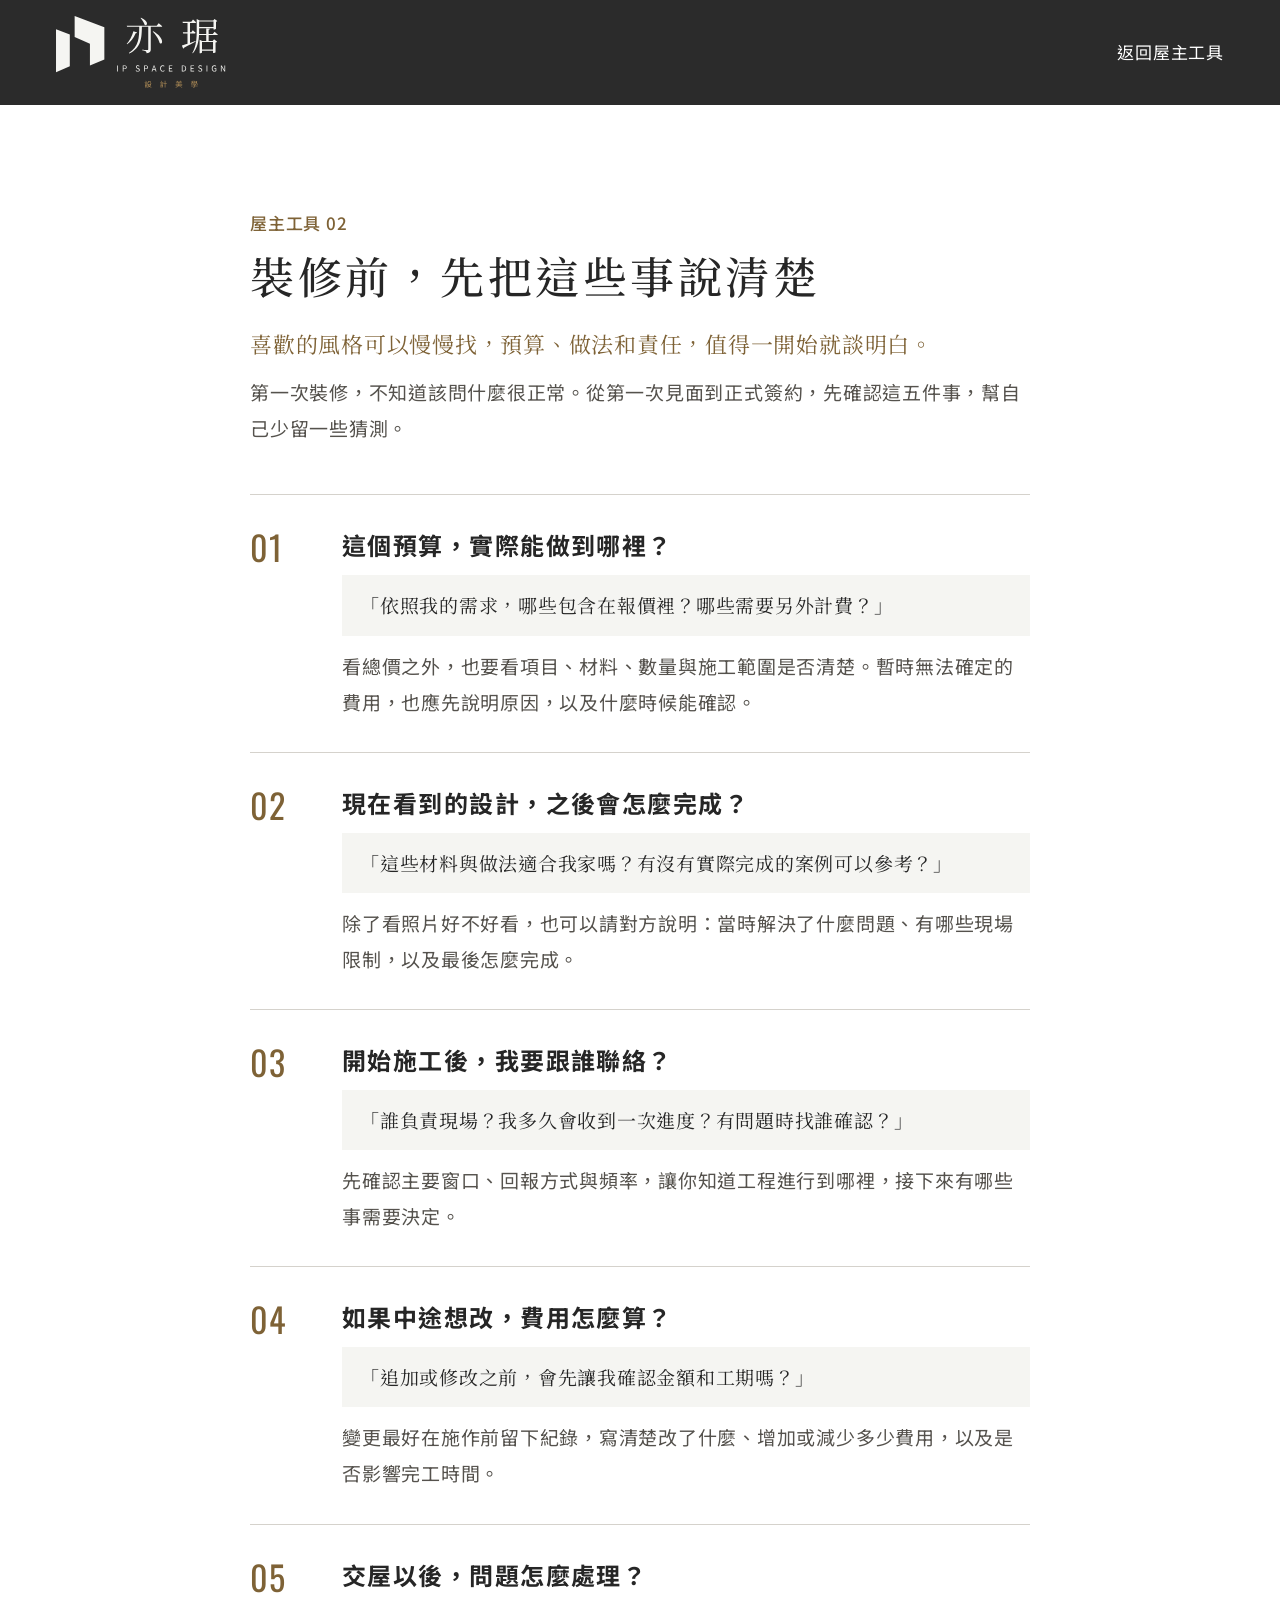
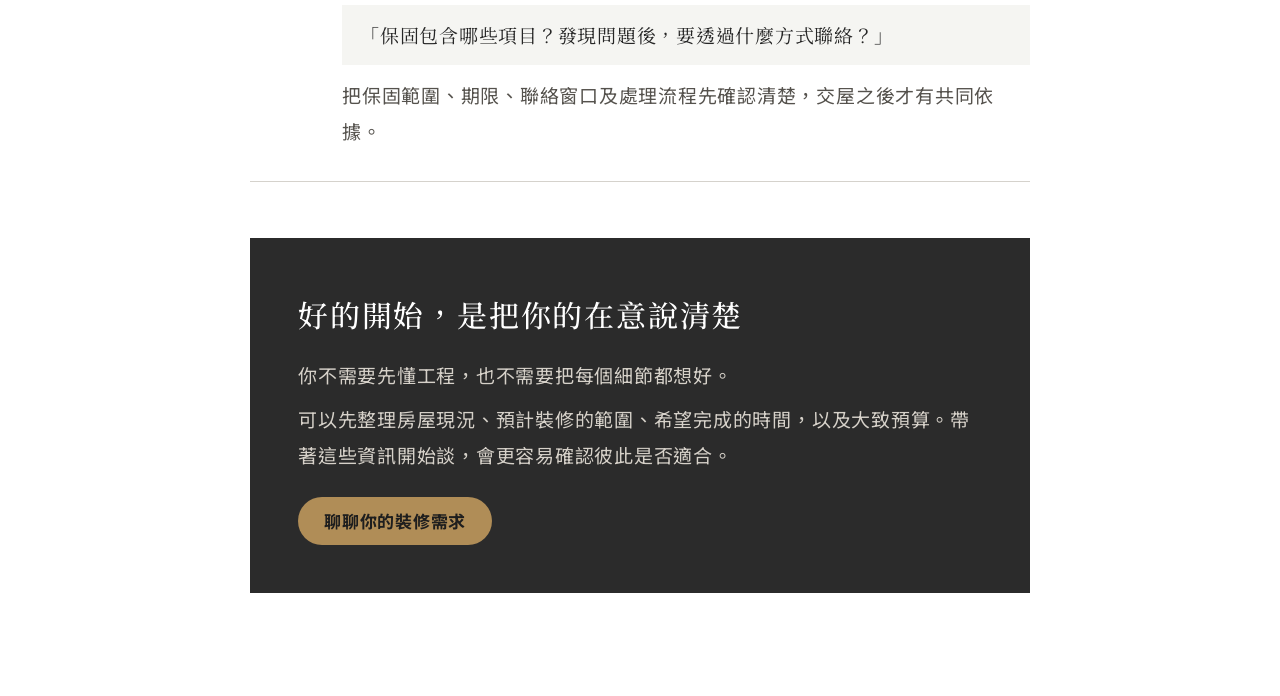
<file: yiju/tools/questions.html>
<!doctype html>
<html lang="zh-Hant-TW">
<head>
<meta charset="utf-8">
<meta name="viewport" content="width=device-width, initial-scale=1">
<meta name="robots" content="noindex, nofollow">
<title>裝修前，先把這些事說清楚｜亦琚設計美學</title>
<link rel="icon" href="../assets/icon.png">
<link rel="preconnect" href="https://fonts.googleapis.com">
<link rel="preconnect" href="https://fonts.gstatic.com" crossorigin>
<link href="https://fonts.googleapis.com/css2?family=Oswald:wght@400;500&family=Noto+Sans+TC:wght@400;500;700&family=Noto+Serif+TC:wght@400;500&display=swap" rel="stylesheet">
<link rel="stylesheet" href="../style.css">
</head>
<body>

<header class="case-head">
  <a href="../"><img src="../assets/logo-cream.svg" alt="亦琚 IP SPACE DESIGN 設計美學"></a>
  <a class="back" href="../#tools">返回屋主工具</a>
</header>

<main class="q-page">
  <section class="q-hero">
    <p class="eyebrow">屋主工具 02</p>
    <h1>裝修前，先把這些事說清楚</h1>
    <p class="q-sub">喜歡的風格可以慢慢找，預算、做法和責任，值得一開始就談明白。</p>
    <p>第一次裝修，不知道該問什麼很正常。從第一次見面到正式簽約，先確認這五件事，幫自己少留一些猜測。</p>
  </section>

  <ol class="q-list">
    <li class="q-item">
      <p class="q-no">01</p>
      <div>
        <h2>這個預算，實際能做到哪裡？</h2>
        <p class="q-ask">「依照我的需求，哪些包含在報價裡？哪些需要另外計費？」</p>
        <p>看總價之外，也要看項目、材料、數量與施工範圍是否清楚。暫時無法確定的費用，也應先說明原因，以及什麼時候能確認。</p>
      </div>
    </li>
    <li class="q-item">
      <p class="q-no">02</p>
      <div>
        <h2>現在看到的設計，之後會怎麼完成？</h2>
        <p class="q-ask">「這些材料與做法適合我家嗎？有沒有實際完成的案例可以參考？」</p>
        <p>除了看照片好不好看，也可以請對方說明：當時解決了什麼問題、有哪些現場限制，以及最後怎麼完成。</p>
      </div>
    </li>
    <li class="q-item">
      <p class="q-no">03</p>
      <div>
        <h2>開始施工後，我要跟誰聯絡？</h2>
        <p class="q-ask">「誰負責現場？我多久會收到一次進度？有問題時找誰確認？」</p>
        <p>先確認主要窗口、回報方式與頻率，讓你知道工程進行到哪裡，接下來有哪些事需要決定。</p>
      </div>
    </li>
    <li class="q-item">
      <p class="q-no">04</p>
      <div>
        <h2>如果中途想改，費用怎麼算？</h2>
        <p class="q-ask">「追加或修改之前，會先讓我確認金額和工期嗎？」</p>
        <p>變更最好在施作前留下紀錄，寫清楚改了什麼、增加或減少多少費用，以及是否影響完工時間。</p>
      </div>
    </li>
    <li class="q-item">
      <p class="q-no">05</p>
      <div>
        <h2>交屋以後，問題怎麼處理？</h2>
        <p class="q-ask">「保固包含哪些項目？發現問題後，要透過什麼方式聯絡？」</p>
        <p>把保固範圍、期限、聯絡窗口及處理流程先確認清楚，交屋之後才有共同依據。</p>
      </div>
    </li>
  </ol>

  <section class="q-end">
    <h2>好的開始，是把你的在意說清楚</h2>
    <p>你不需要先懂工程，也不需要把每個細節都想好。</p>
    <p>可以先整理房屋現況、預計裝修的範圍、希望完成的時間，以及大致預算。帶著這些資訊開始談，會更容易確認彼此是否適合。</p>
    <a class="btn btn-gold" href="../#contact">聊聊你的裝修需求</a>
  </section>
</main>

</body>
</html>
</file>
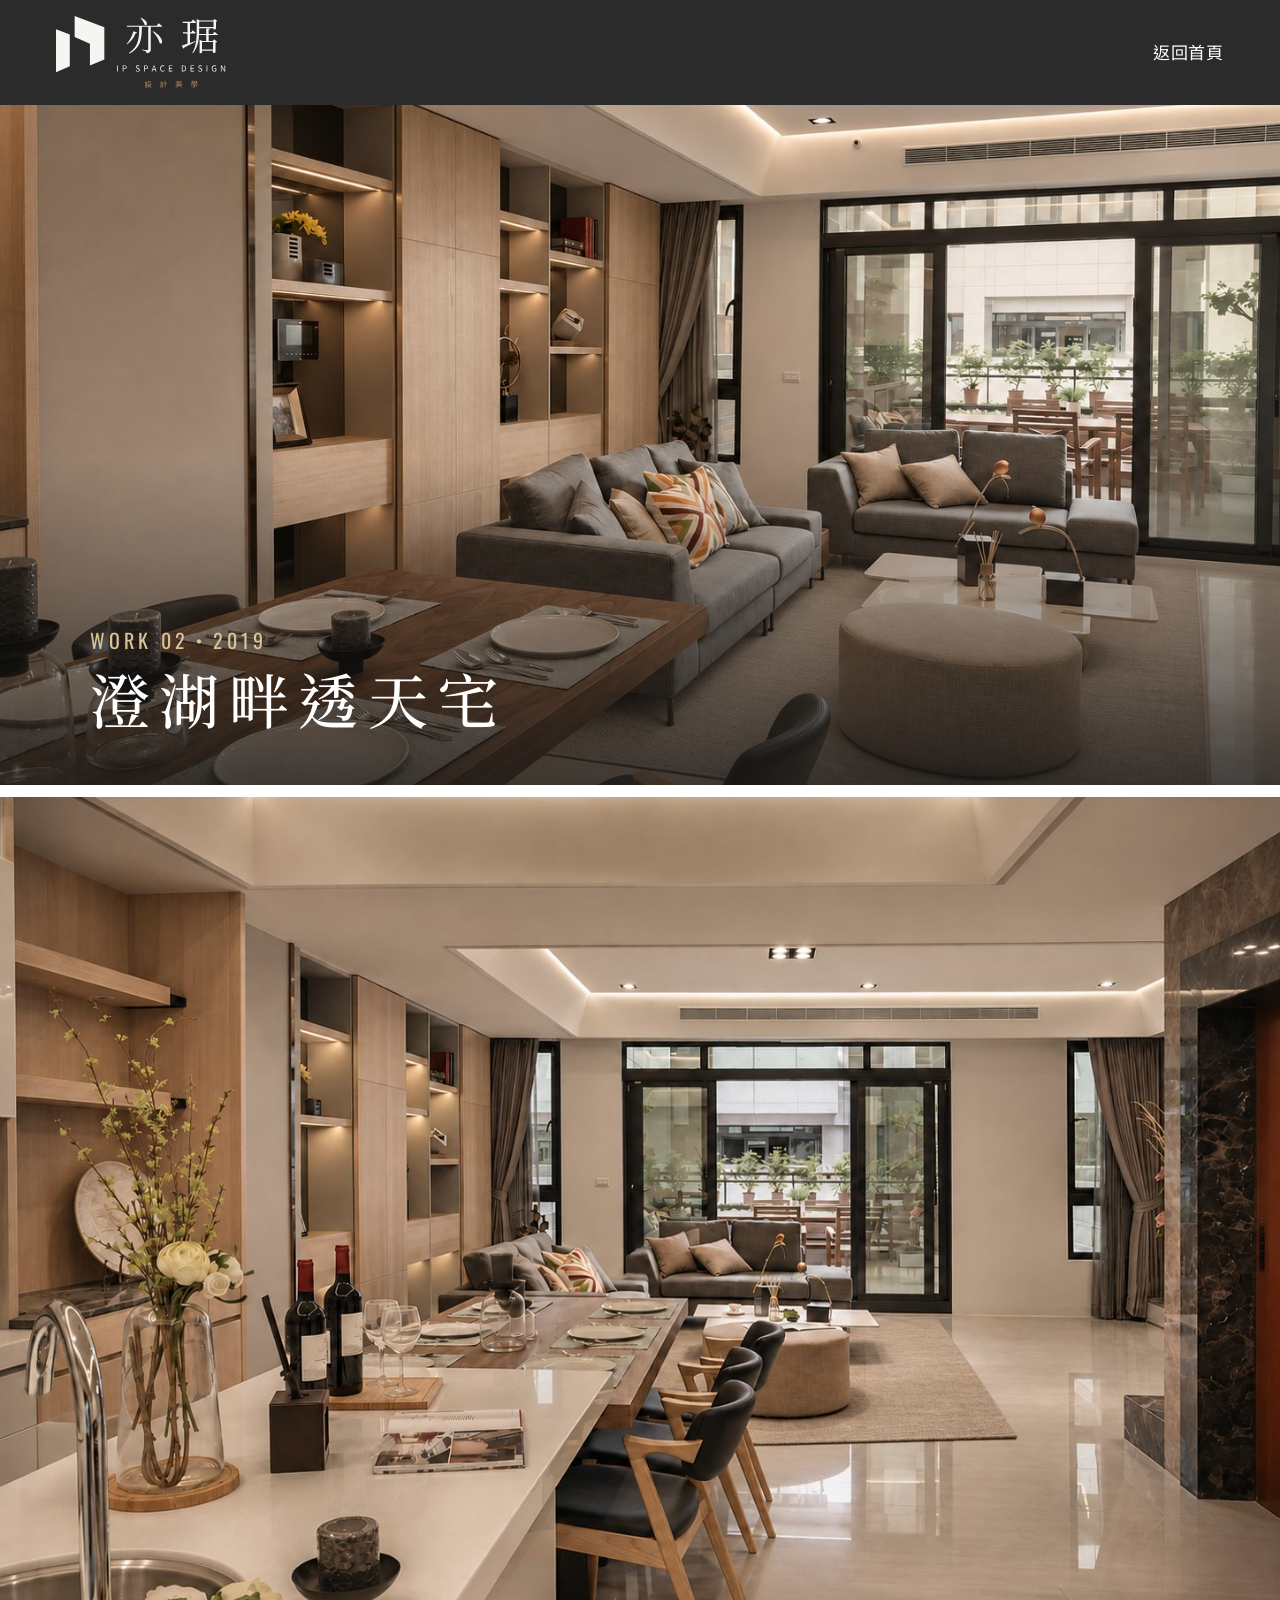
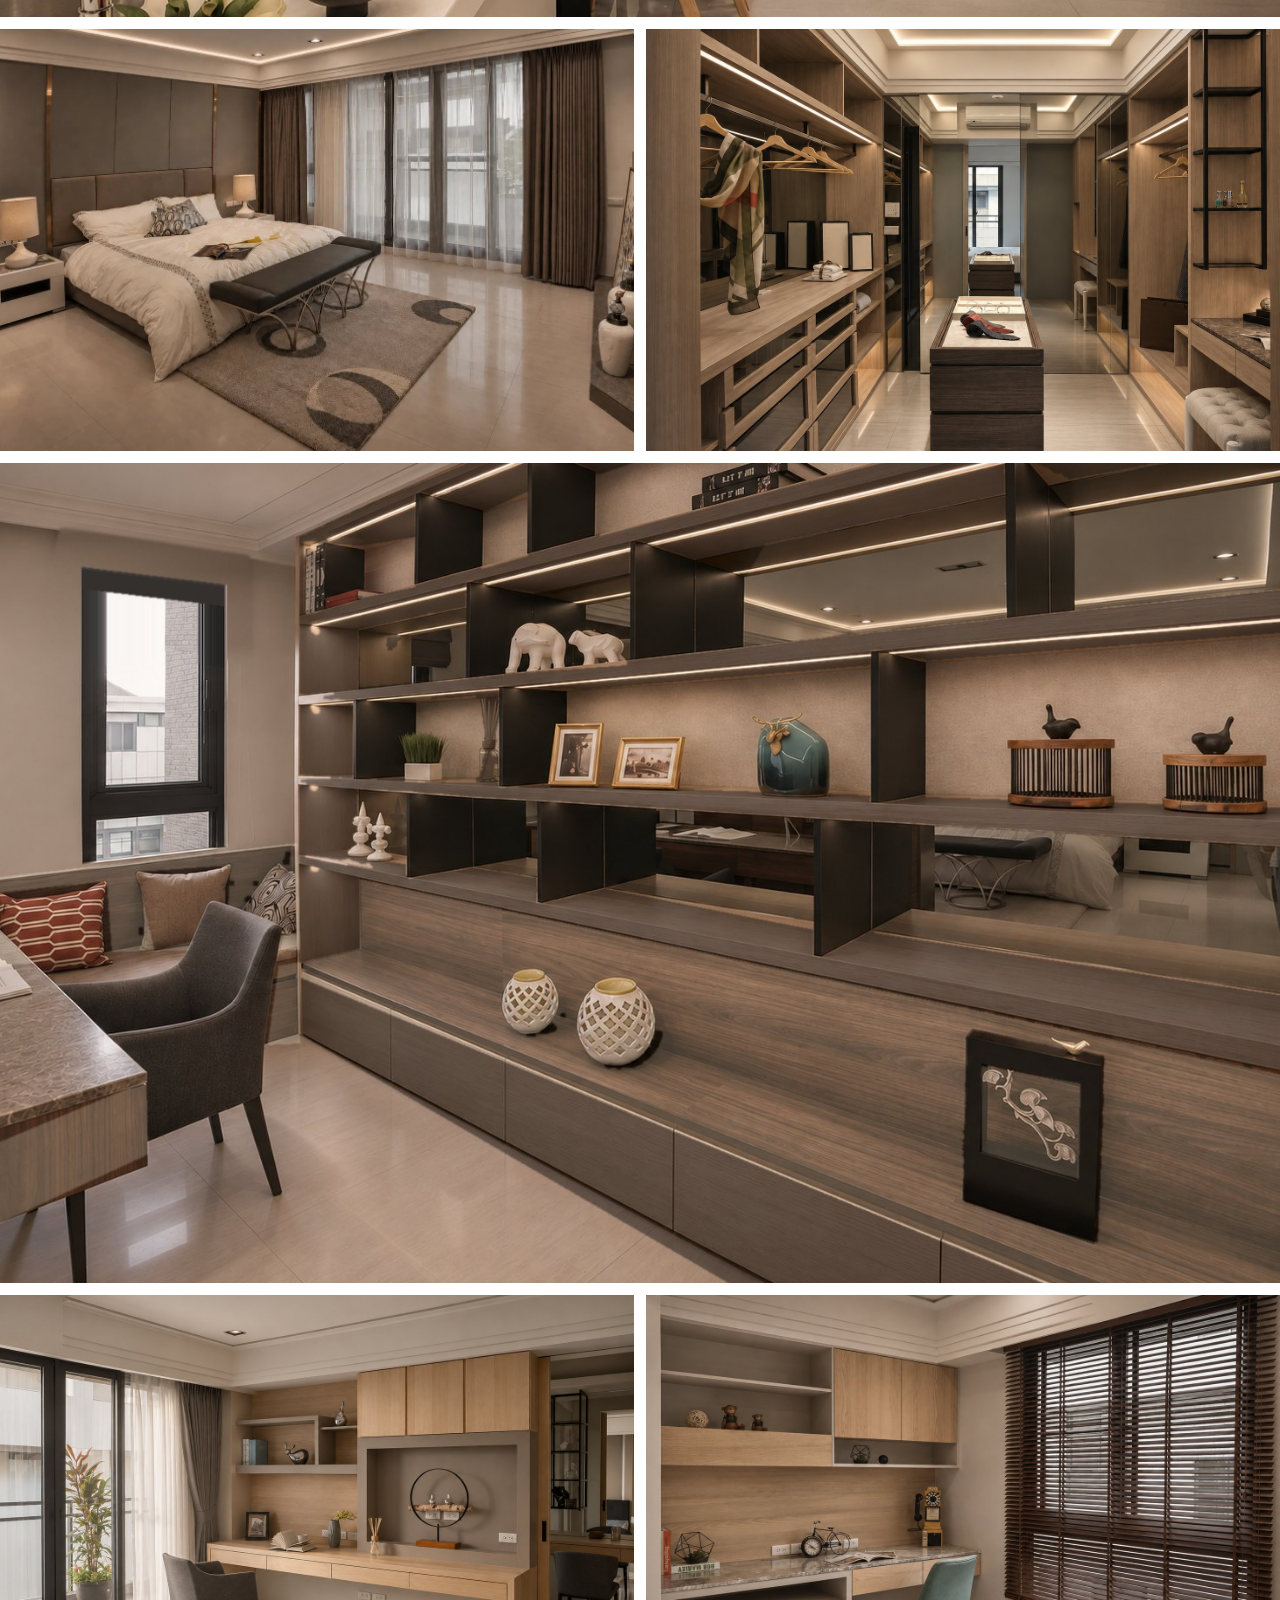
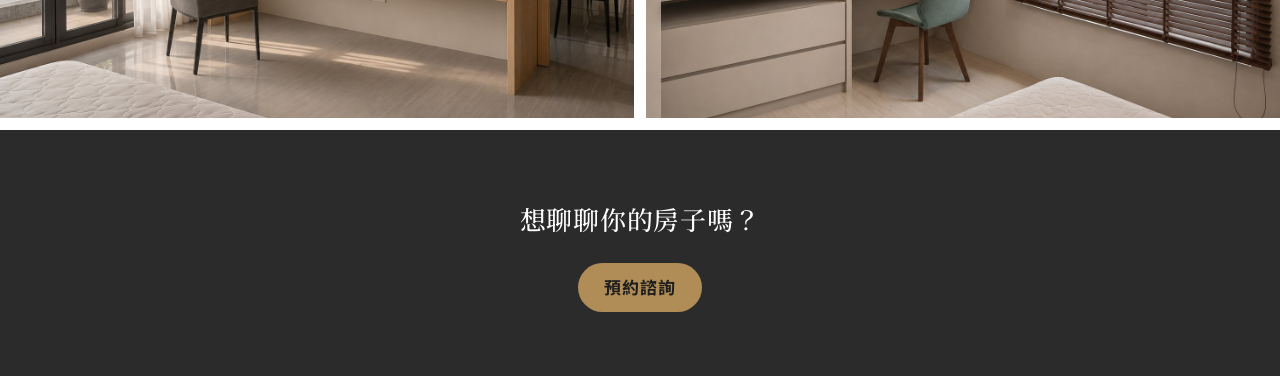
<file: yiju/works/chenghu.html>
<!doctype html>
<html lang="zh-Hant-TW">
<head>
<meta charset="utf-8">
<meta name="viewport" content="width=device-width, initial-scale=1">
<meta name="robots" content="noindex, nofollow">
<title>澄湖畔透天宅 2019｜亦琚設計美學</title>
<link rel="icon" href="../assets/icon.png">
<link rel="preconnect" href="https://fonts.googleapis.com">
<link rel="preconnect" href="https://fonts.gstatic.com" crossorigin>
<link href="https://fonts.googleapis.com/css2?family=Oswald:wght@400;500&family=Noto+Sans+TC:wght@400;500;700&family=Noto+Serif+TC:wght@400;500&display=swap" rel="stylesheet">
<link rel="stylesheet" href="../style.css">
</head>
<body>

<header class="case-head">
  <a href="../"><img src="../assets/logo-cream.svg" alt="亦琚 IP SPACE DESIGN 設計美學"></a>
  <a class="back" href="../#works">返回首頁</a>
</header>

<section class="case-cover" aria-label="案例封面">
  <img src="../assets/chenghu-living.jpg" alt="澄湖畔透天宅客廳，灰色沙發、木質收納牆與露台" style="object-position: 50% 55%">
  <div class="case-title">
    <p>WORK 02・2019</p>
    <h1>澄湖畔透天宅</h1>
  </div>
</section>

<main class="gallery" aria-label="案例照片">
  <img src="../assets/chenghu-dining.jpg" alt="從廚房中島望向餐廳與客廳">
  <div class="gallery-pair">
    <img src="../assets/chenghu-bedroom.jpg" alt="主臥，皮革床頭與落地紗簾">
    <img src="../assets/chenghu-closet.jpg" alt="更衣室，木質收納櫃與中央展示櫃">
  </div>
  <img src="../assets/chenghu-study.jpg" alt="書房，灰色層架櫃與木紋收納">
  <div class="gallery-pair">
    <img src="../assets/chenghu-desk-b.jpg" alt="臥室長書桌，木質上櫃與落地窗">
    <img src="../assets/chenghu-desk-a.jpg" alt="小孩房書桌，木質背牆與木百葉">
  </div>
</main>

<section class="case-cta" aria-label="預約諮詢">
  <p>想聊聊你的房子嗎？</p>
  <a class="btn btn-gold" href="../#contact">預約諮詢</a>
</section>

</body>
</html>
</file>
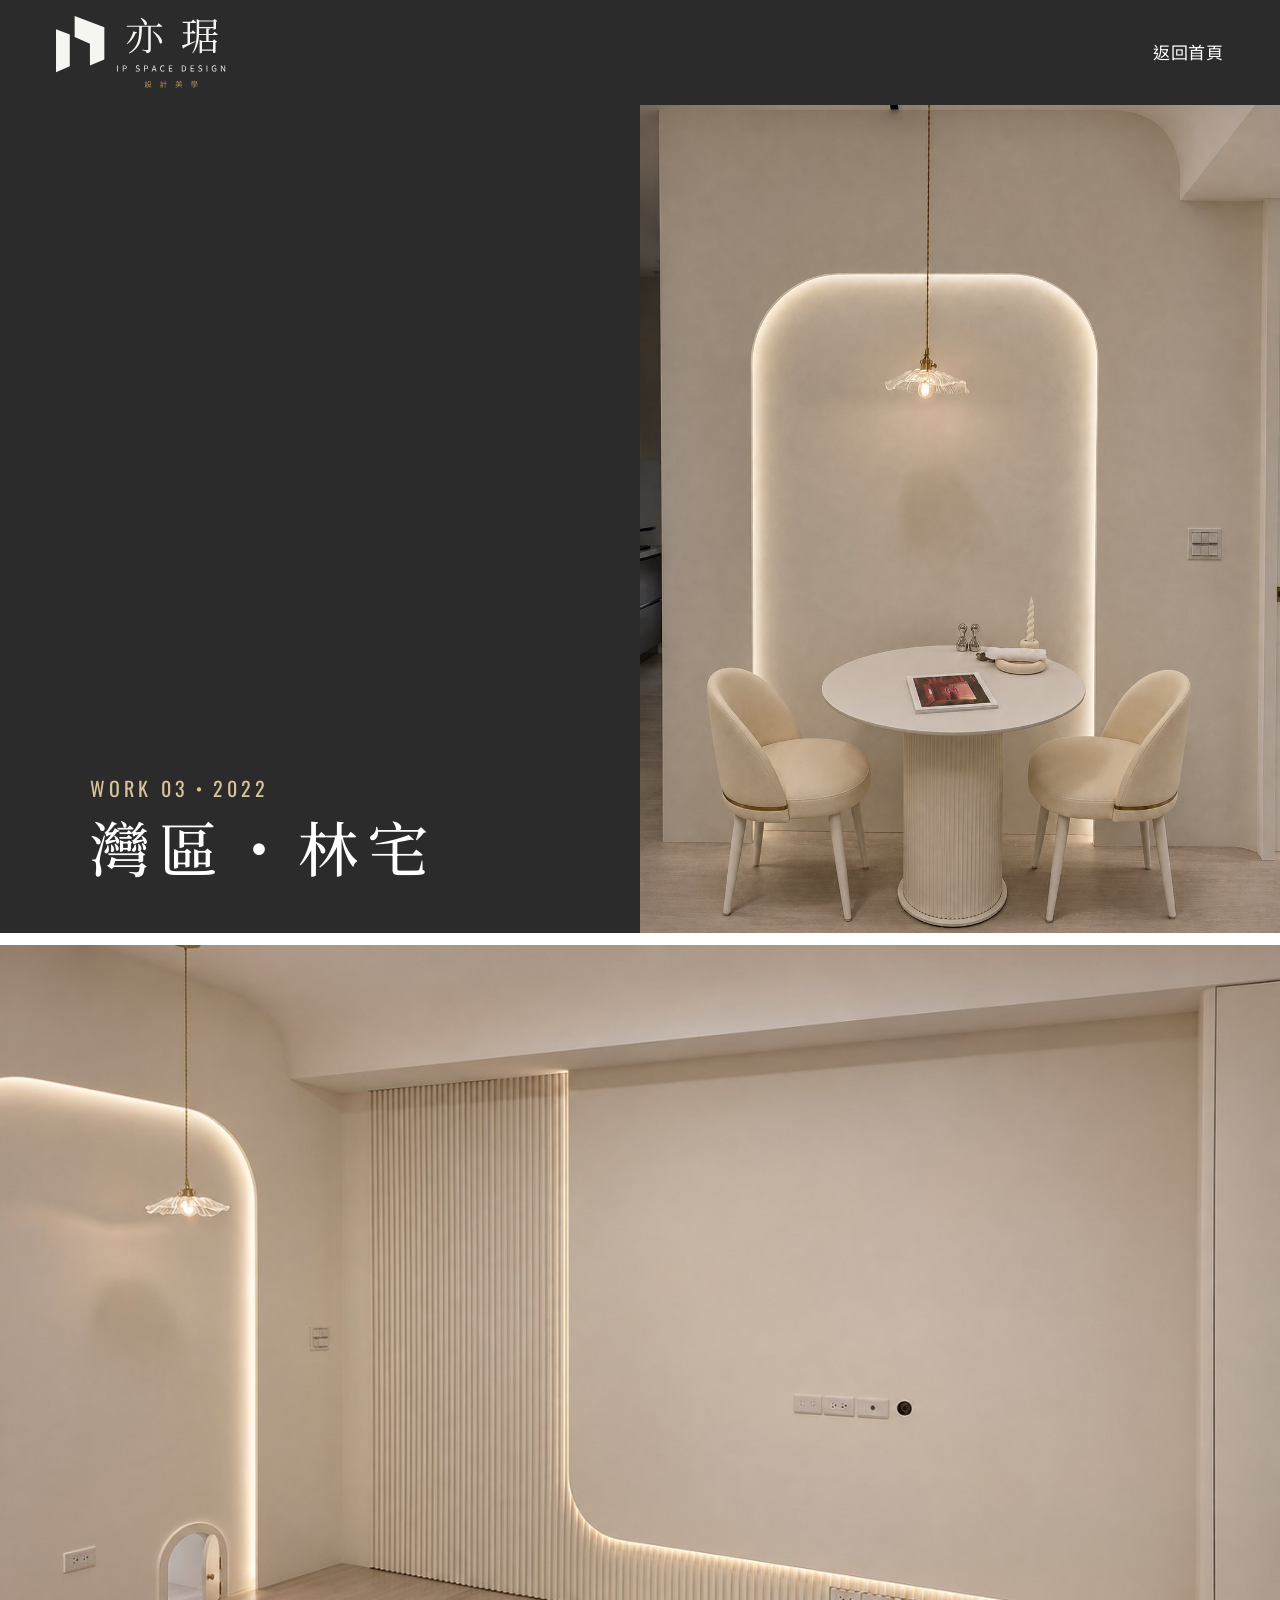
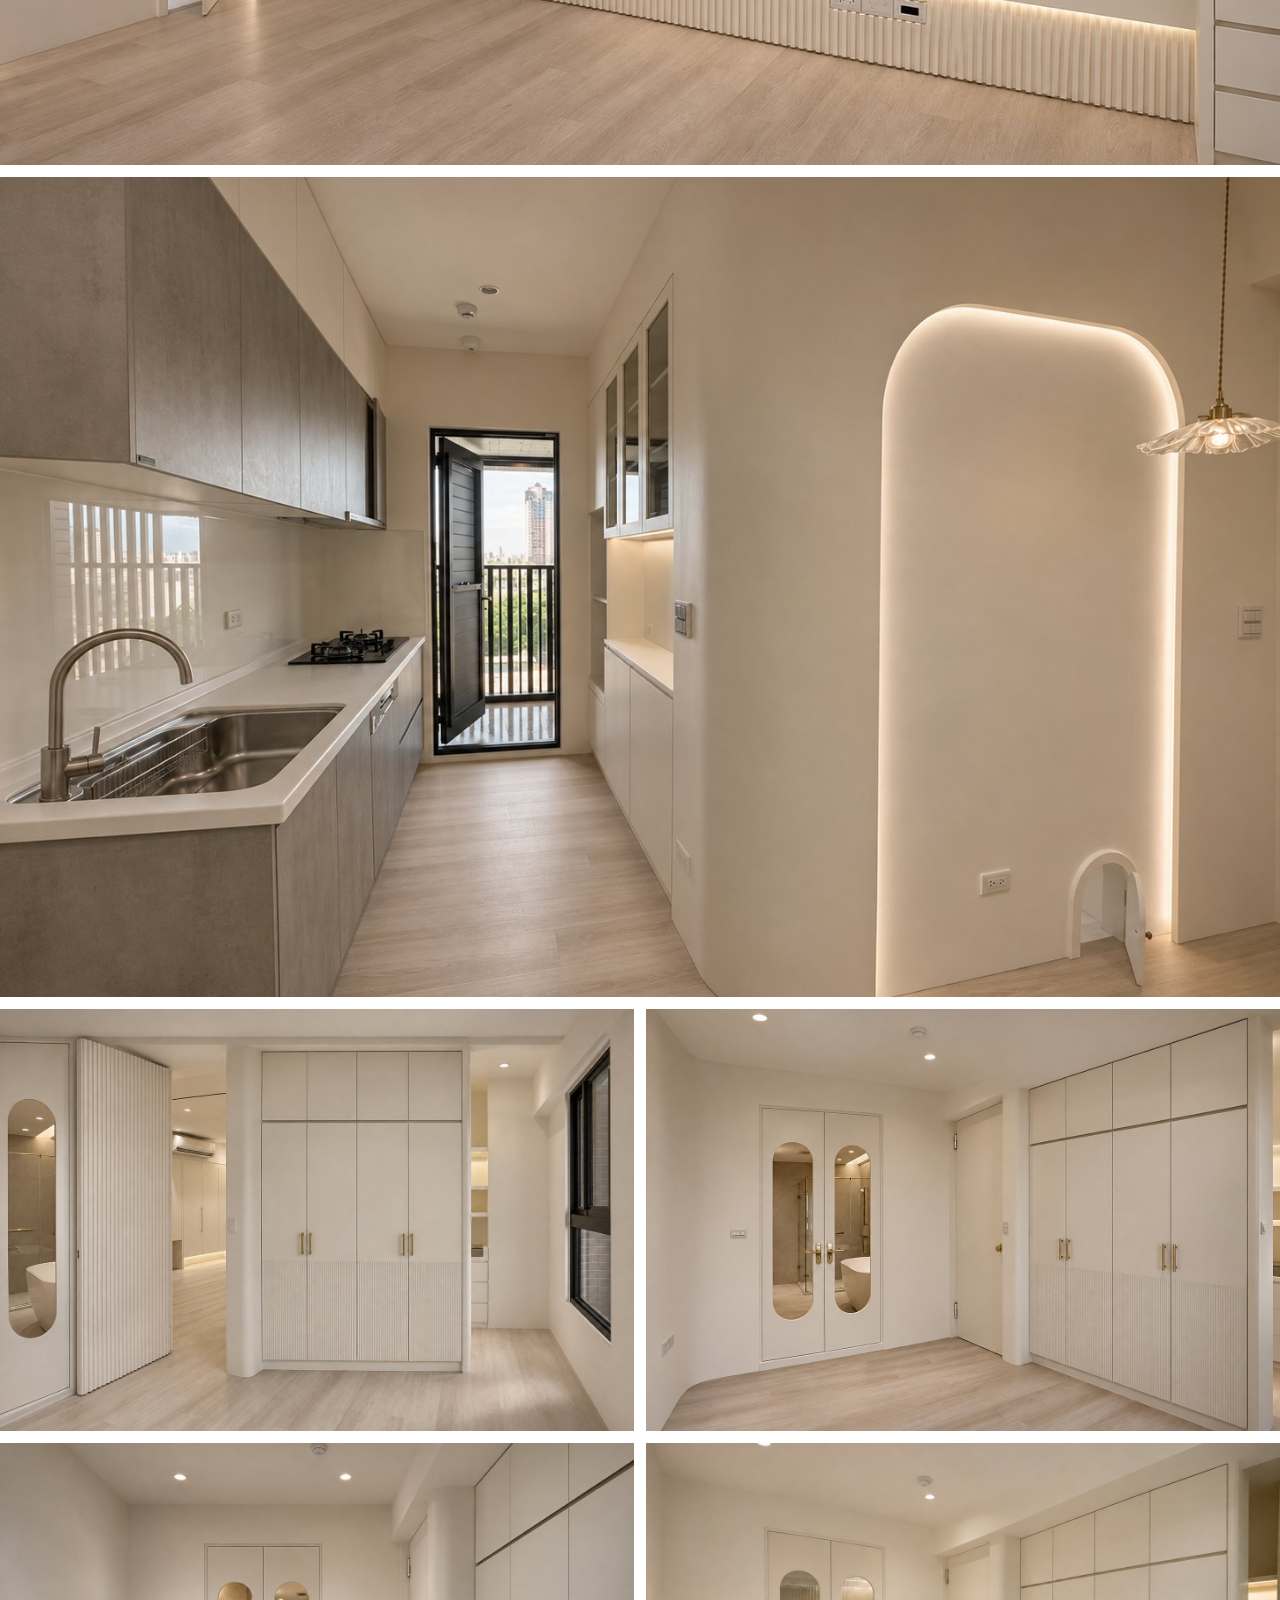
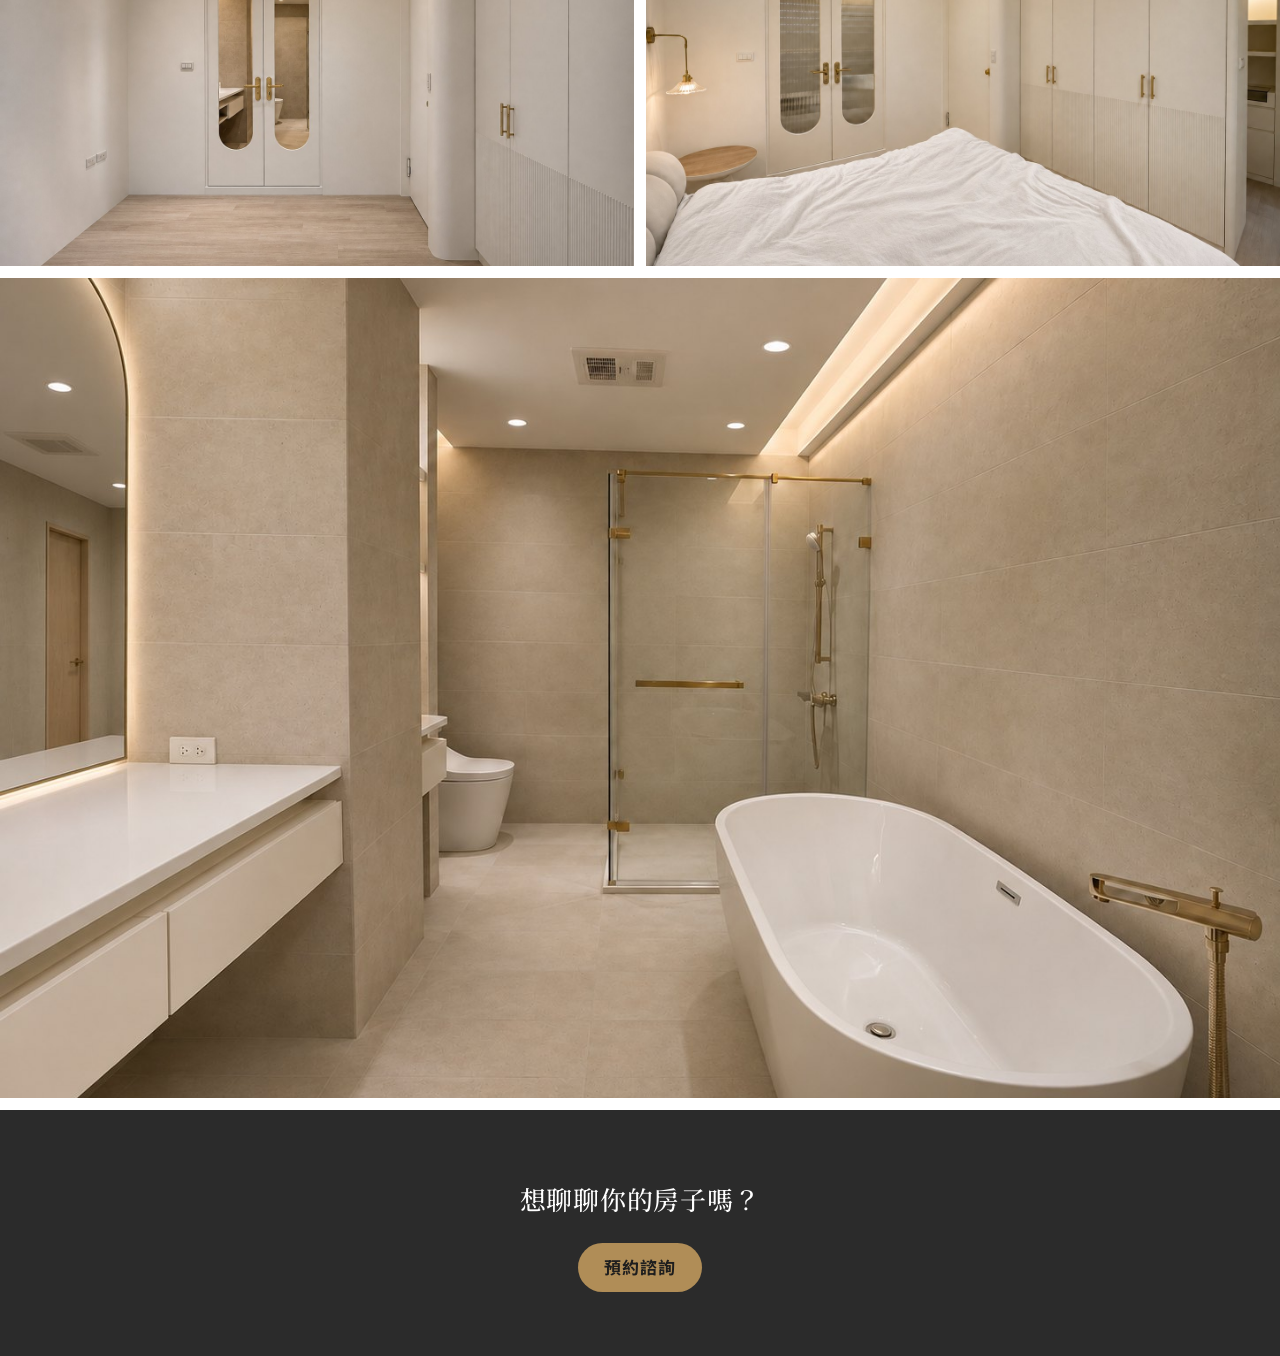
<file: yiju/works/lin.html>
<!doctype html>
<html lang="zh-Hant-TW">
<head>
<meta charset="utf-8">
<meta name="viewport" content="width=device-width, initial-scale=1">
<meta name="robots" content="noindex, nofollow">
<title>灣區・林宅 2022｜亦琚設計美學</title>
<link rel="icon" href="../assets/icon.png">
<link rel="preconnect" href="https://fonts.googleapis.com">
<link rel="preconnect" href="https://fonts.gstatic.com" crossorigin>
<link href="https://fonts.googleapis.com/css2?family=Oswald:wght@400;500&family=Noto+Sans+TC:wght@400;500;700&family=Noto+Serif+TC:wght@400;500&display=swap" rel="stylesheet">
<link rel="stylesheet" href="../style.css">
</head>
<body>

<header class="case-head">
  <a href="../"><img src="../assets/logo-cream.svg" alt="亦琚 IP SPACE DESIGN 設計美學"></a>
  <a class="back" href="../#works">返回首頁</a>
</header>

<section class="case-cover case-cover-split" aria-label="案例封面">
  <div class="case-title">
    <p>WORK 03・2022</p>
    <h1>灣區・林宅</h1>
  </div>
  <img src="../assets/lin-table.jpg" alt="灣區林宅餐桌，圓桌、雙椅與弧形燈光壁龕">
</section>

<main class="gallery" aria-label="案例照片">
  <img src="../assets/lin-tv.jpg" alt="客廳電視牆，直紋板延伸到底部的弧形間接燈">
  <img src="../assets/lin-kitchen.jpg" alt="廚房與弧形牆，牆角的小拱門">
  <div class="gallery-pair">
    <img src="../assets/lin-wardrobe.jpg" alt="臥室衣櫃與直紋隱藏門">
    <img src="../assets/lin-doors.jpg" alt="主臥衛浴雙開門與橢圓窗">
  </div>
  <div class="gallery-pair">
    <img src="../assets/lin-bath-door.jpg" alt="長橢圓窗雙開門與衣櫃">
    <img src="../assets/lin-bedroom.jpg" alt="臥室，長虹玻璃雙開門與衣櫃">
  </div>
  <img src="../assets/lin-bath.jpg" alt="主臥浴室，獨立浴缸與金色五金">
</main>

<section class="case-cta" aria-label="預約諮詢">
  <p>想聊聊你的房子嗎？</p>
  <a class="btn btn-gold" href="../#contact">預約諮詢</a>
</section>

</body>
</html>
</file>
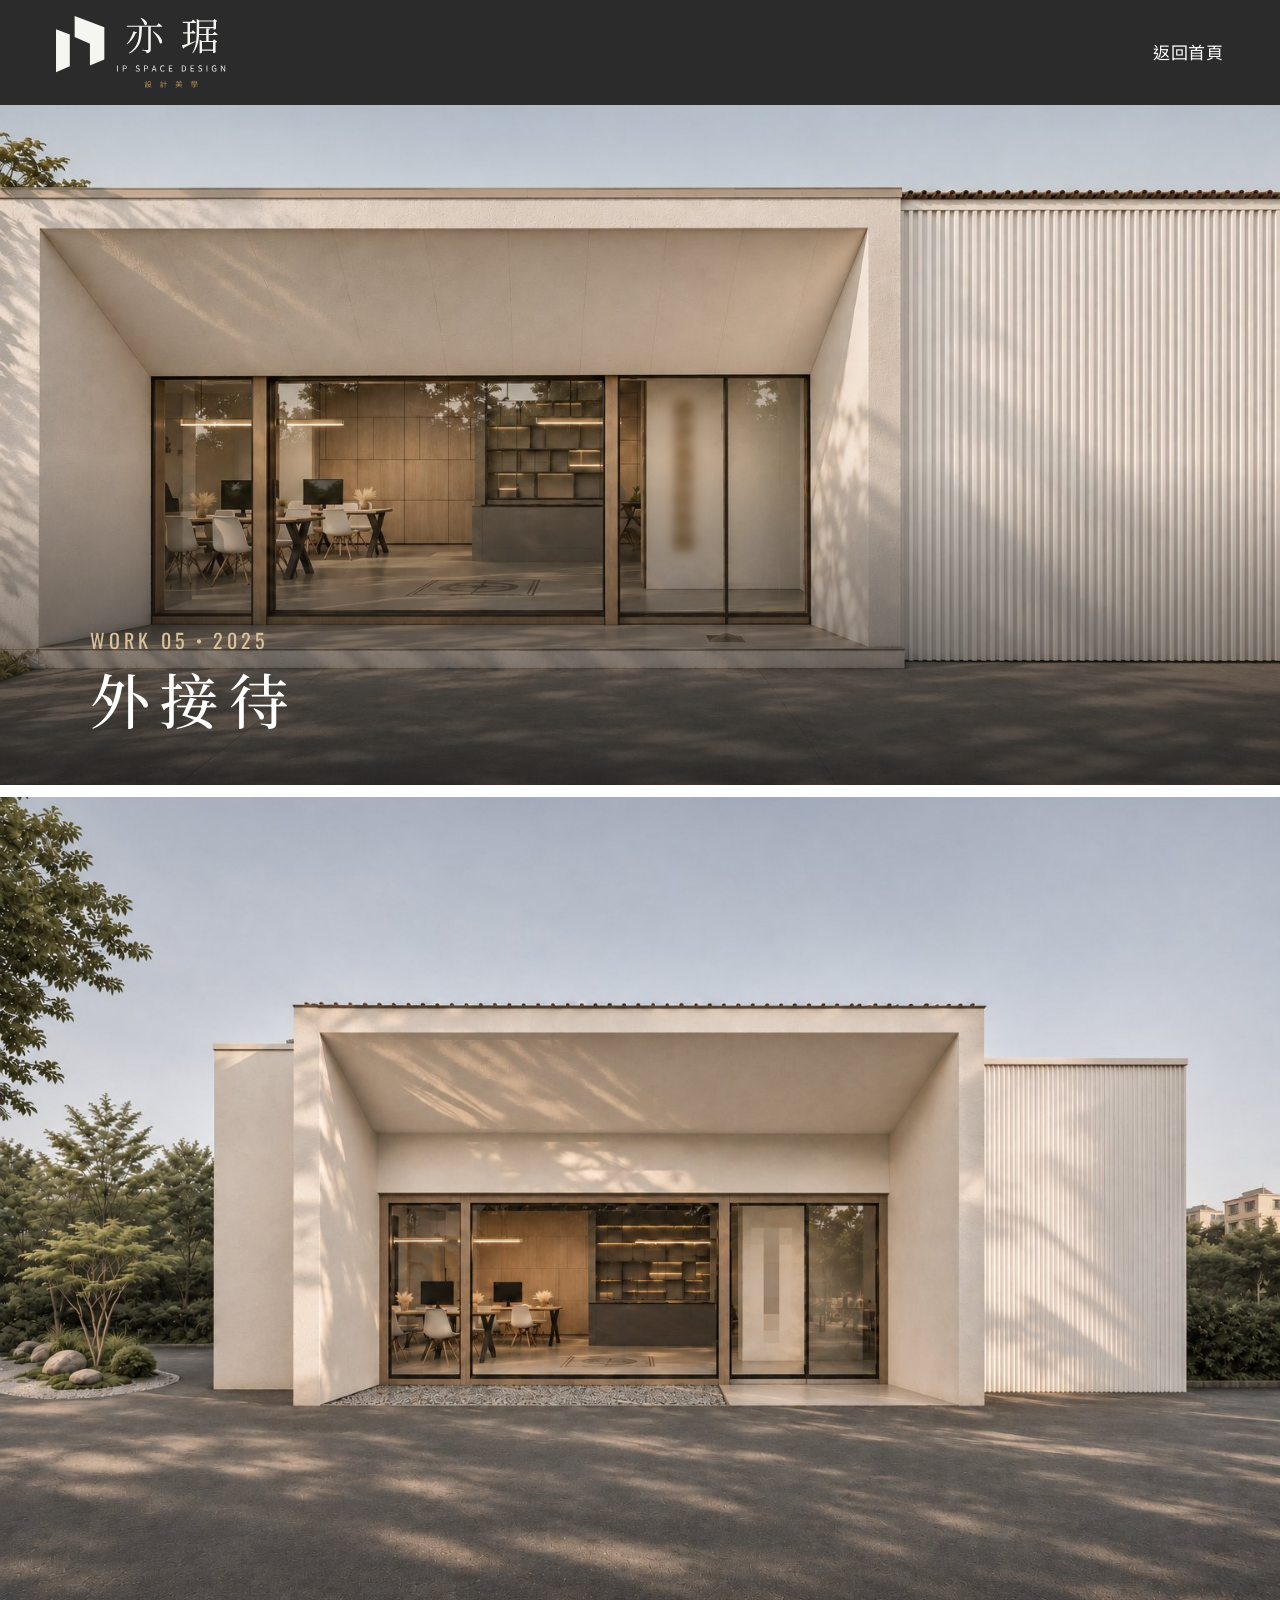
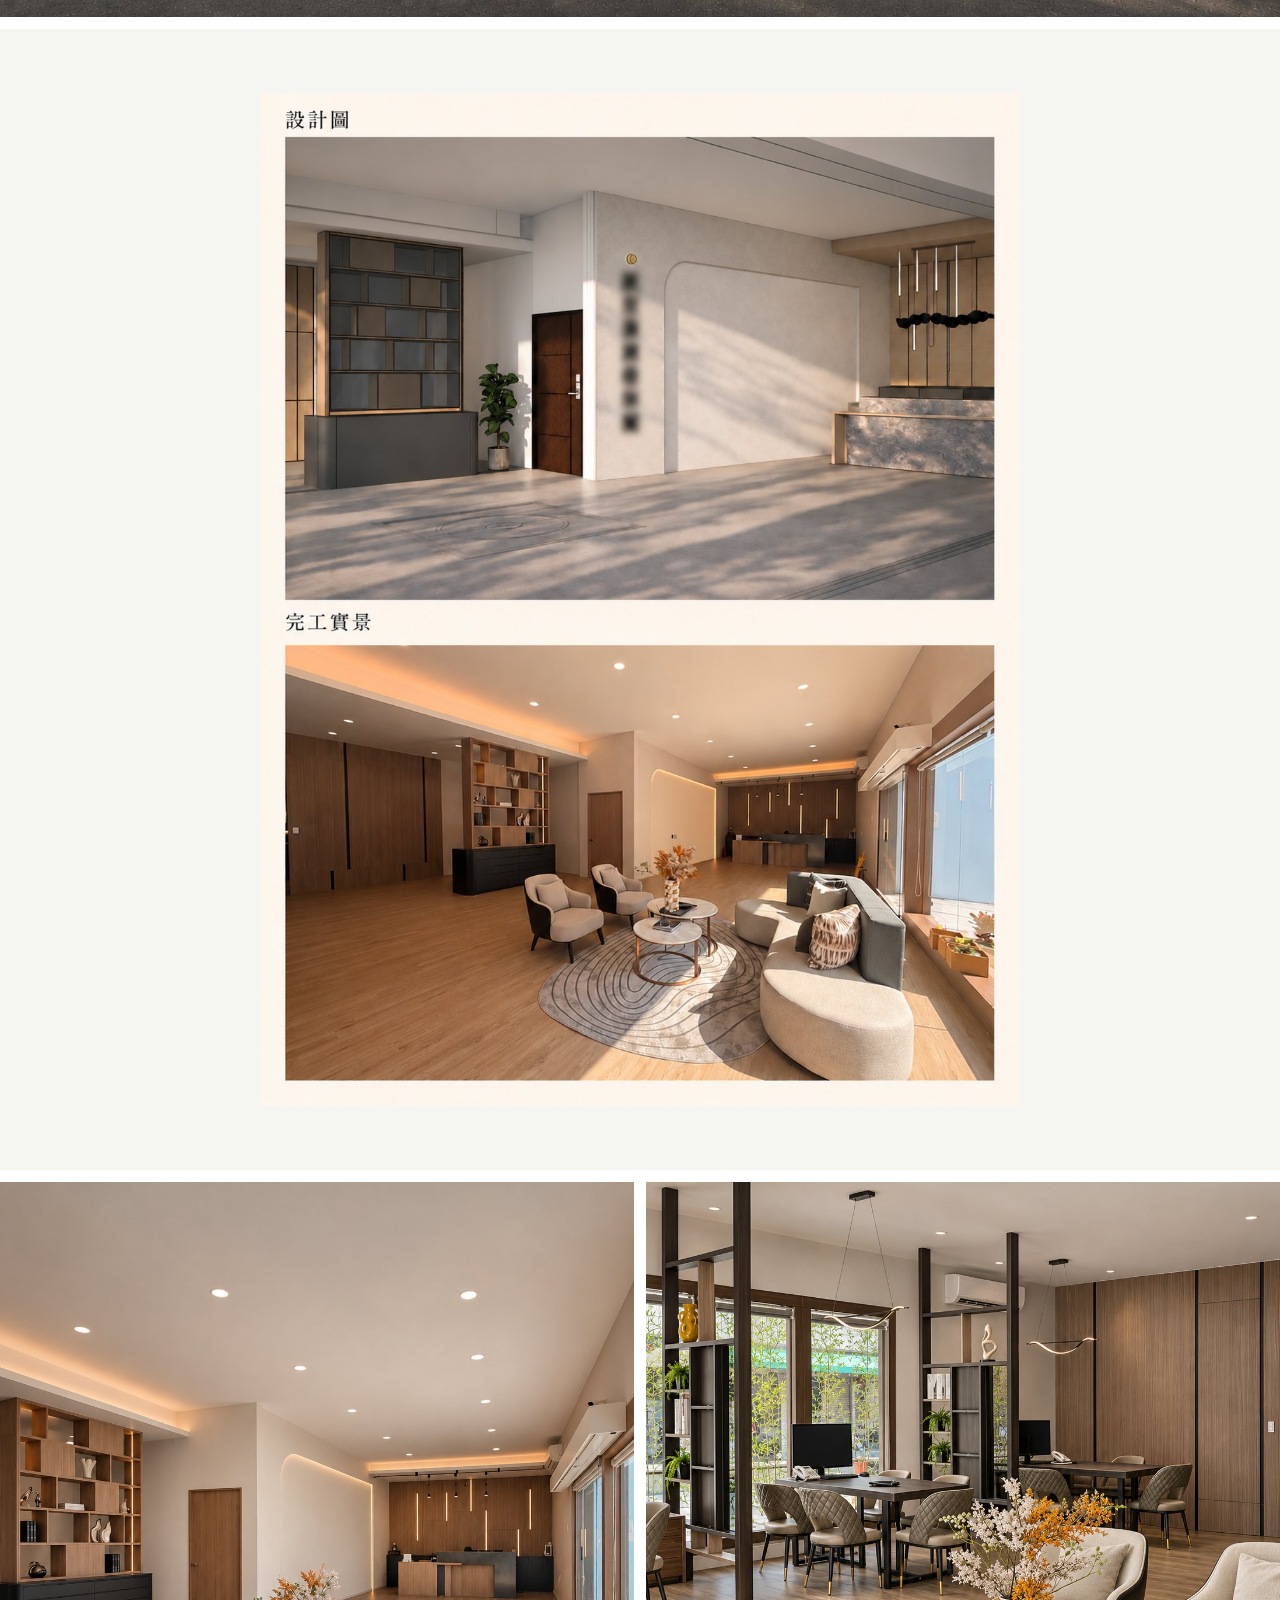
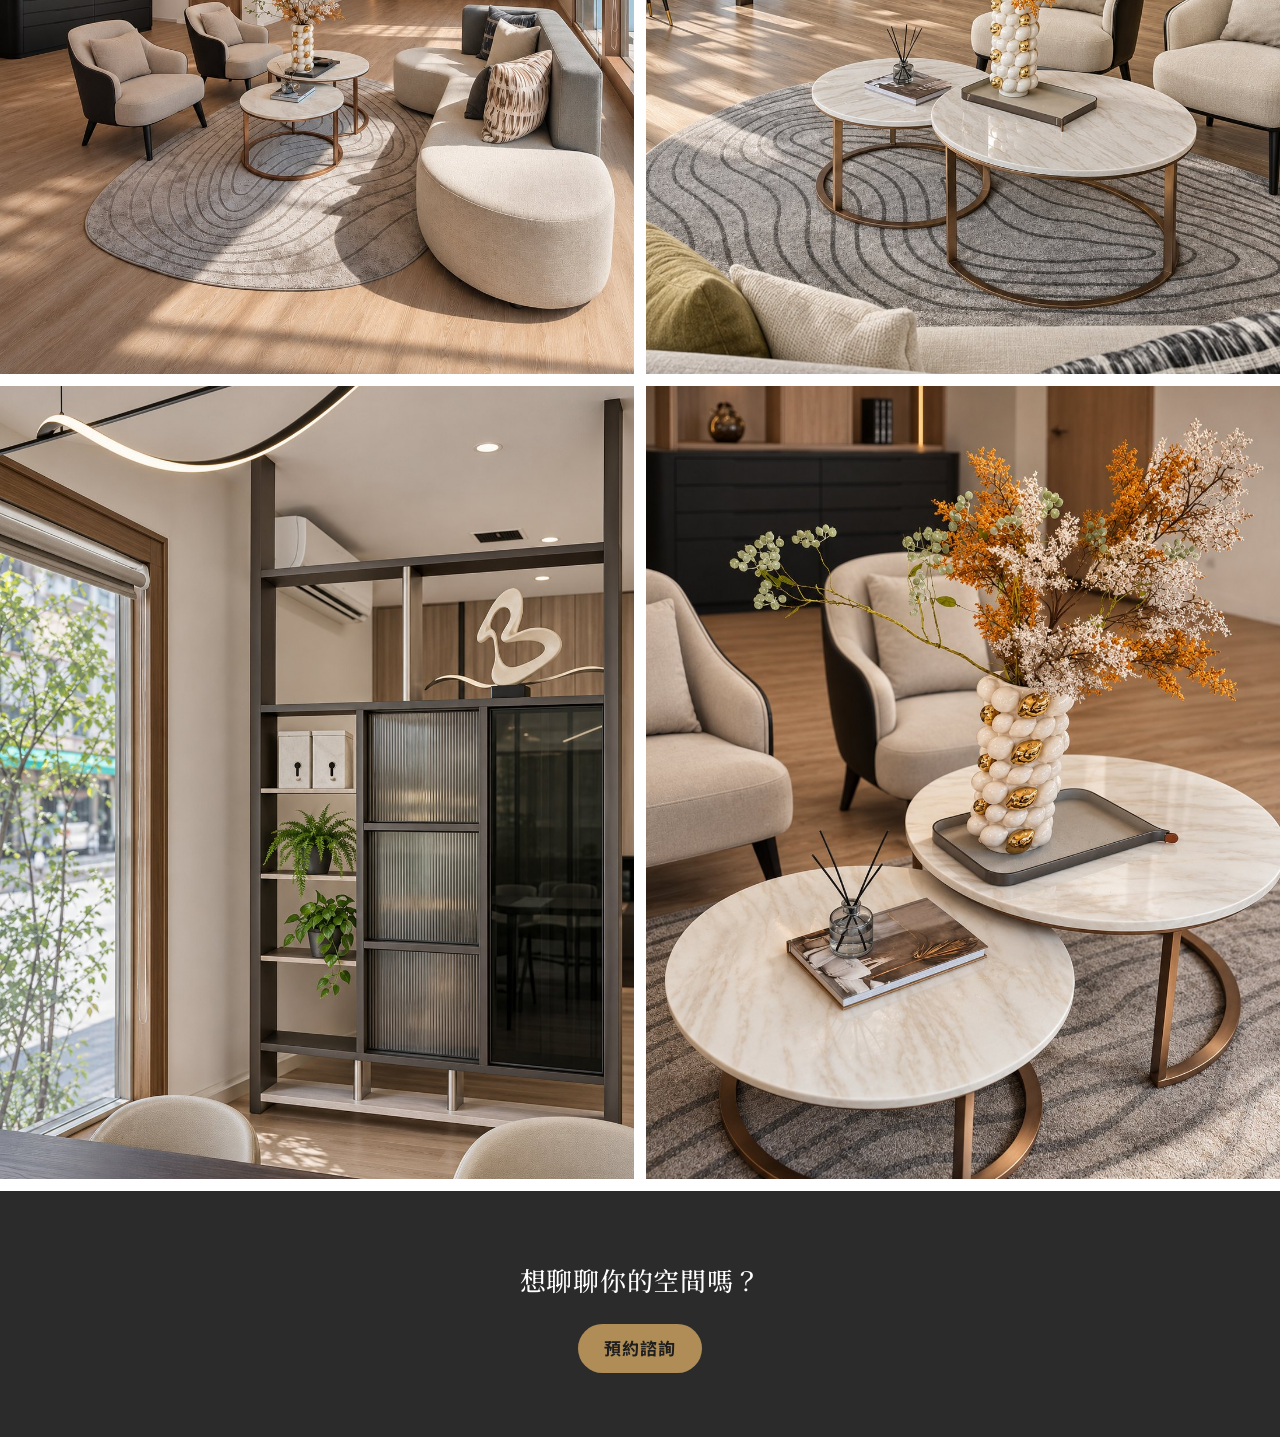
<file: yiju/works/reception.html>
<!doctype html>
<html lang="zh-Hant-TW">
<head>
<meta charset="utf-8">
<meta name="viewport" content="width=device-width, initial-scale=1">
<meta name="robots" content="noindex, nofollow">
<title>外接待 2025｜亦琚設計美學</title>
<link rel="icon" href="../assets/icon.png">
<link rel="preconnect" href="https://fonts.googleapis.com">
<link rel="preconnect" href="https://fonts.gstatic.com" crossorigin>
<link href="https://fonts.googleapis.com/css2?family=Oswald:wght@400;500&family=Noto+Sans+TC:wght@400;500;700&family=Noto+Serif+TC:wght@400;500&display=swap" rel="stylesheet">
<link rel="stylesheet" href="../style.css">
</head>
<body>

<header class="case-head">
  <a href="../"><img src="../assets/logo-cream.svg" alt="亦琚 IP SPACE DESIGN 設計美學"></a>
  <a class="back" href="../#works">返回首頁</a>
</header>

<section class="case-cover" aria-label="案例封面">
  <img src="../assets/reception-02-exterior.jpg" alt="外接待建築立面，白色量體與木框大面玻璃" style="object-position: 40% 60%">
  <div class="case-title">
    <p>WORK 05・2025</p>
    <h1>外接待</h1>
  </div>
</section>

<main class="gallery" aria-label="案例照片">
  <img src="../assets/reception-03-exterior.jpg" alt="外接待建築外觀與庭園">
  <div class="compare"><img src="../assets/reception-07-compare.jpg" alt="外接待接待區的設計圖與完工實景對照"></div>
  <div class="gallery-pair tall">
    <img src="../assets/reception-01.jpg" alt="接待空間，木質櫃檯、弧形沙發與圓形茶几">
    <img src="../assets/reception-06-lounge.jpg" alt="洽談區與辦公區，深色層架和圓形茶几">
  </div>
  <div class="gallery-pair tall">
    <img src="../assets/reception-04-shelf.jpg" alt="窗邊深色層架與長虹玻璃櫃">
    <img src="../assets/reception-05-table.jpg" alt="大理石圓几與花藝擺設">
  </div>
</main>

<section class="case-cta" aria-label="預約諮詢">
  <p>想聊聊你的空間嗎？</p>
  <a class="btn btn-gold" href="../#contact">預約諮詢</a>
</section>

</body>
</html>
</file>
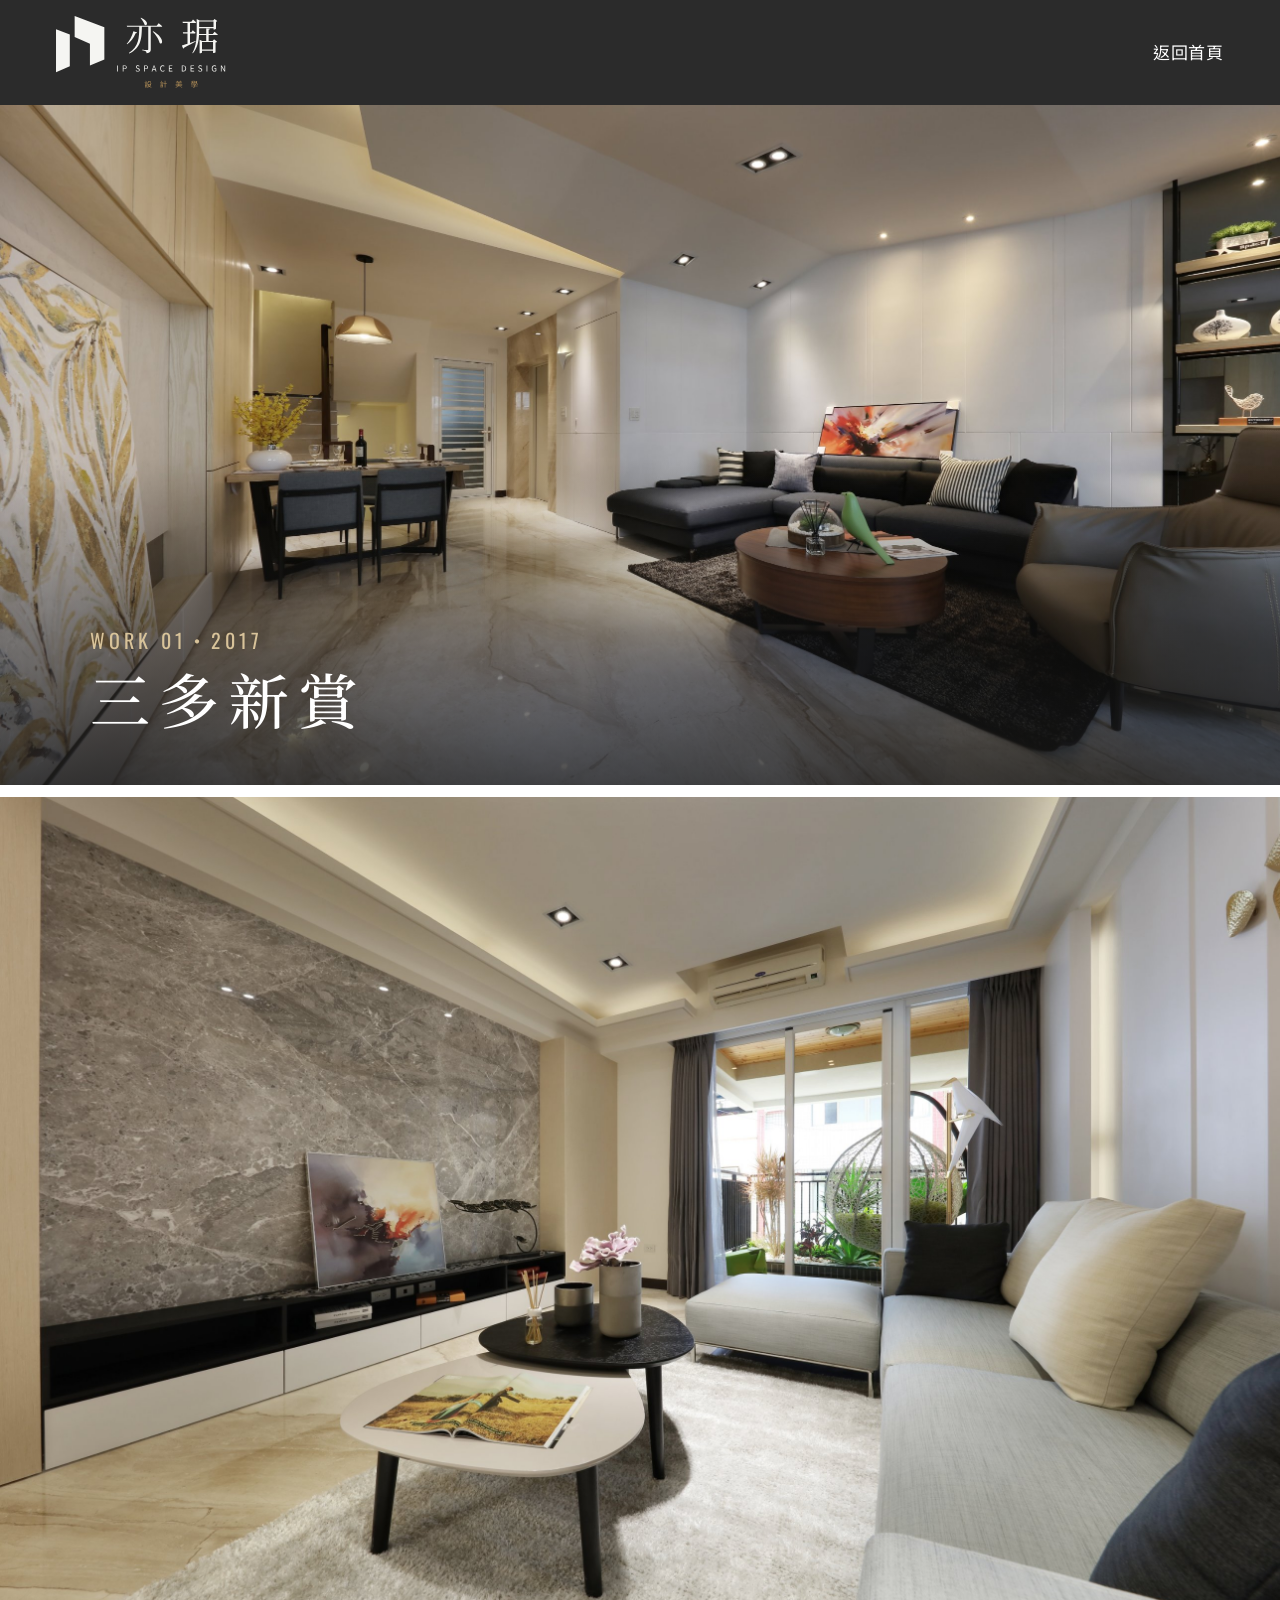
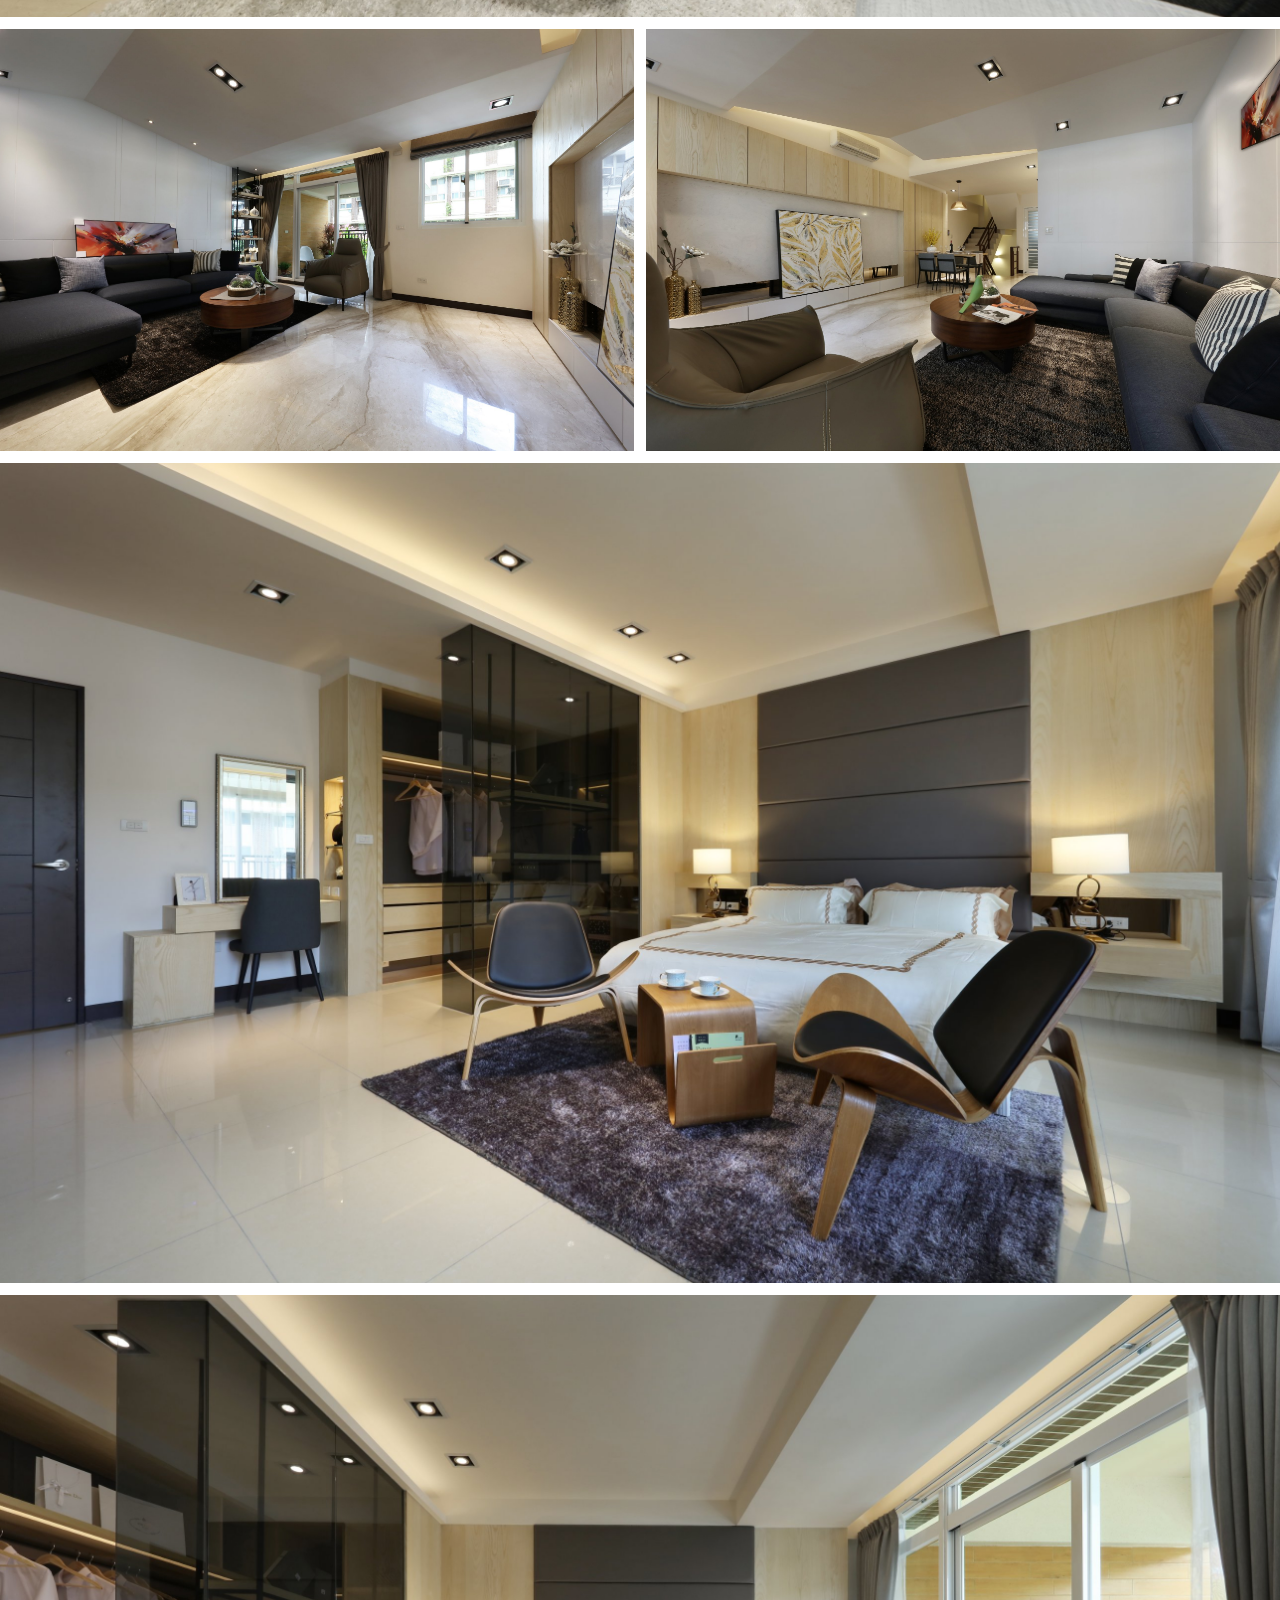
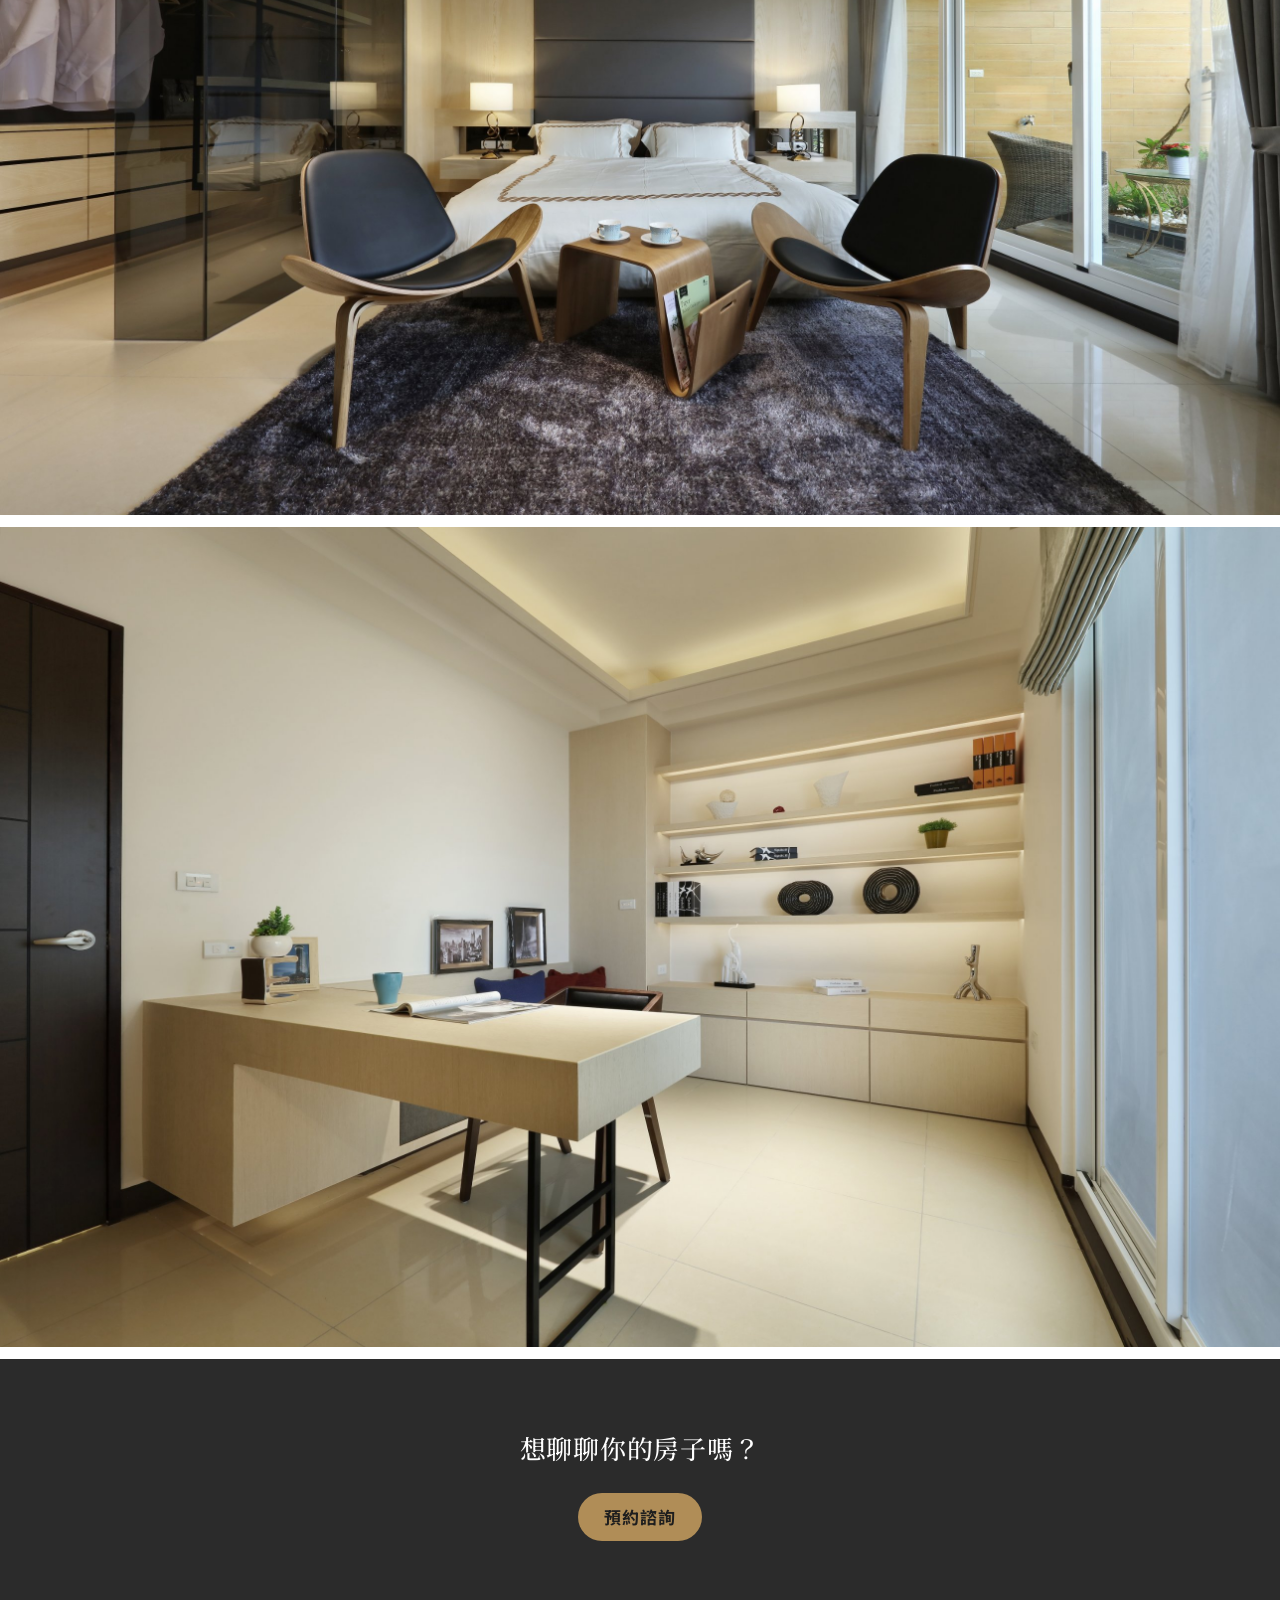
<file: yiju/works/sanduo.html>
<!doctype html>
<html lang="zh-Hant-TW">
<head>
<meta charset="utf-8">
<meta name="viewport" content="width=device-width, initial-scale=1">
<meta name="robots" content="noindex, nofollow">
<title>三多新賞 2017｜亦琚設計美學</title>
<link rel="icon" href="../assets/icon.png">
<link rel="preconnect" href="https://fonts.googleapis.com">
<link rel="preconnect" href="https://fonts.gstatic.com" crossorigin>
<link href="https://fonts.googleapis.com/css2?family=Oswald:wght@400;500&family=Noto+Sans+TC:wght@400;500;700&family=Noto+Serif+TC:wght@400;500&display=swap" rel="stylesheet">
<link rel="stylesheet" href="../style.css">
</head>
<body>

<header class="case-head">
  <a href="../"><img src="../assets/logo-cream.svg" alt="亦琚 IP SPACE DESIGN 設計美學"></a>
  <a class="back" href="../#works">返回首頁</a>
</header>

<section class="case-cover" aria-label="案例封面">
  <img src="../assets/sanduo-00-cover.jpg" alt="三多新賞客廳望向餐廳，大理石地坪與深色沙發">
  <div class="case-title">
    <p>WORK 01・2017</p>
    <h1>三多新賞</h1>
  </div>
</section>

<main class="gallery" aria-label="案例照片">
  <img src="../assets/sanduo-01-living.jpg" alt="客廳，灰色大理石主牆與淺色沙發">
  <div class="gallery-pair">
    <img src="../assets/sanduo-03-living.jpg" alt="客廳，深色沙發與石材地坪">
    <img src="../assets/sanduo-04-living.jpg" alt="客廳望向餐廳與樓梯，木質上櫃延伸">
  </div>
  <img src="../assets/sanduo-05-bedroom.jpg" alt="主臥與玻璃更衣間">
  <img src="../assets/sanduo-06-bedroom.jpg" alt="主臥，床頭皮革主牆前擺放兩張木質單椅">
  <img src="../assets/sanduo-02-study.jpg" alt="書房，懸空書桌與層架燈光">
</main>

<section class="case-cta" aria-label="預約諮詢">
  <p>想聊聊你的房子嗎？</p>
  <a class="btn btn-gold" href="../#contact">預約諮詢</a>
</section>

</body>
</html>
</file>
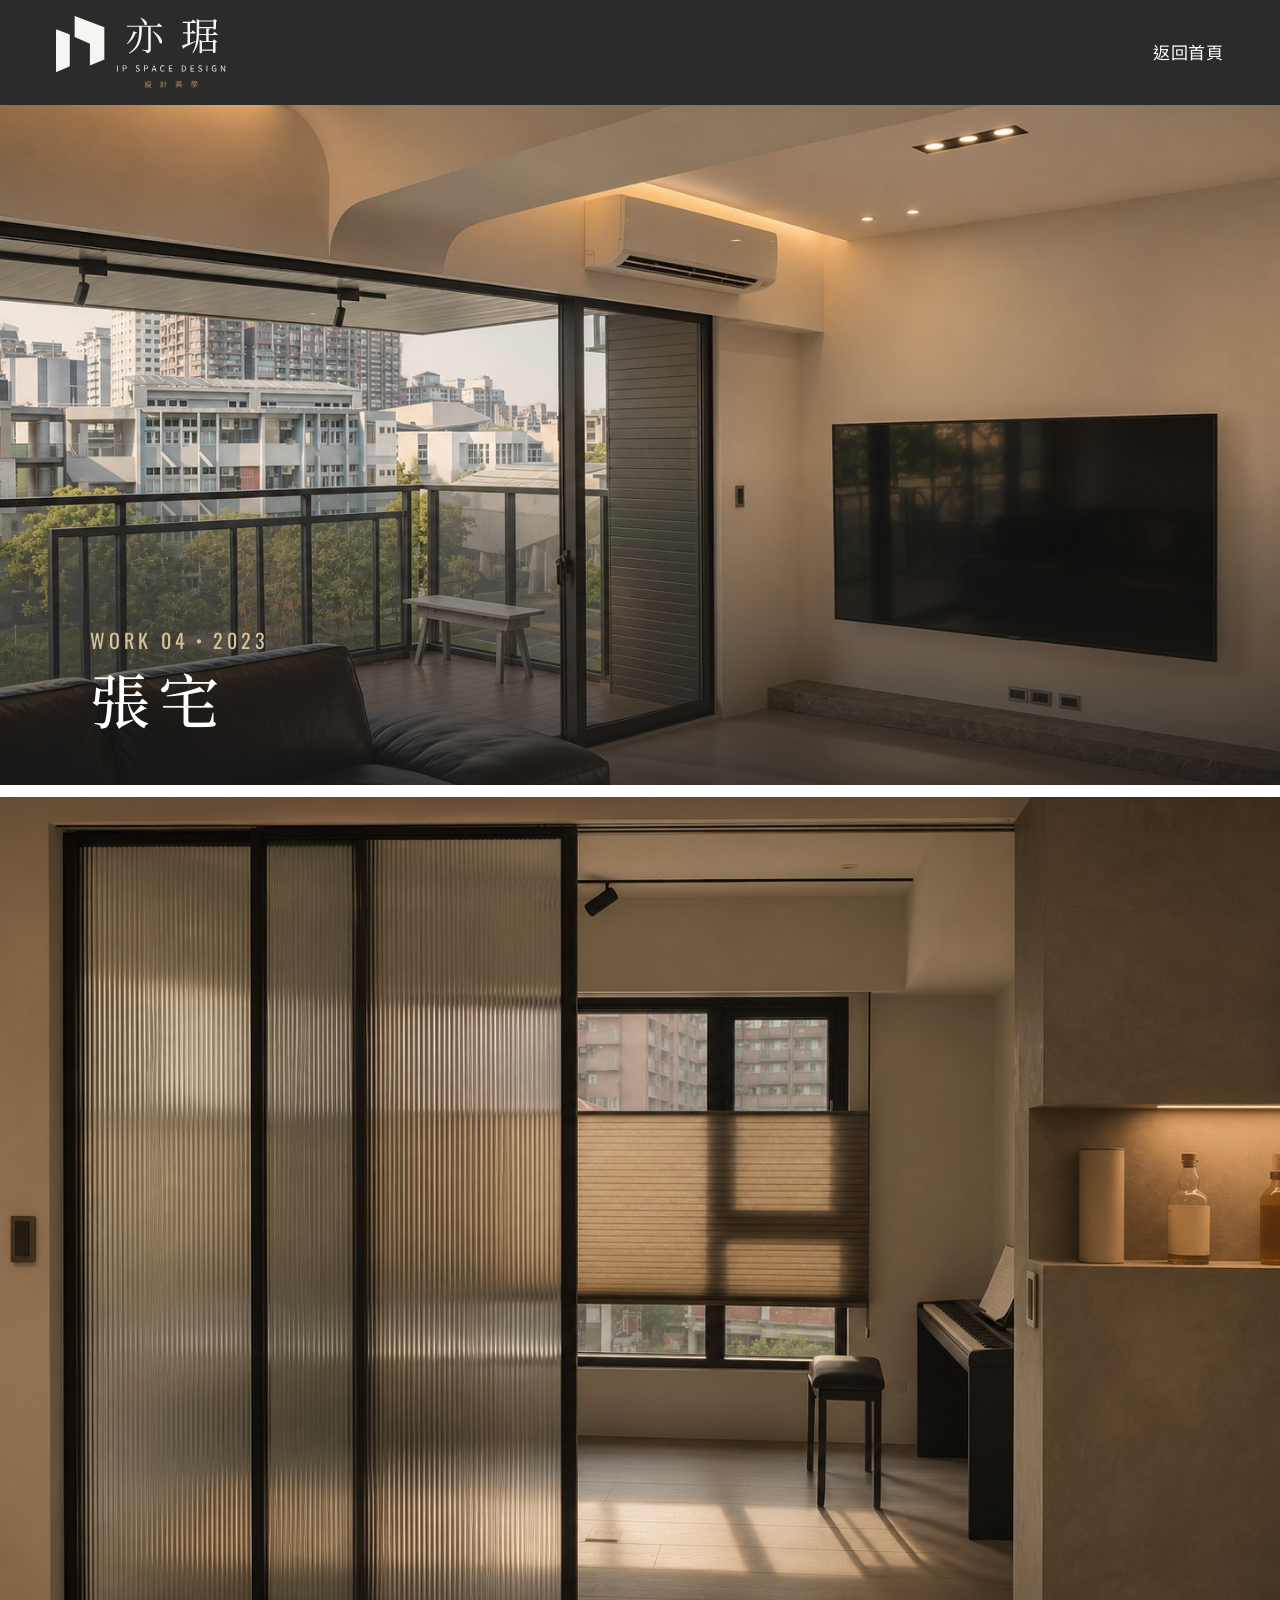
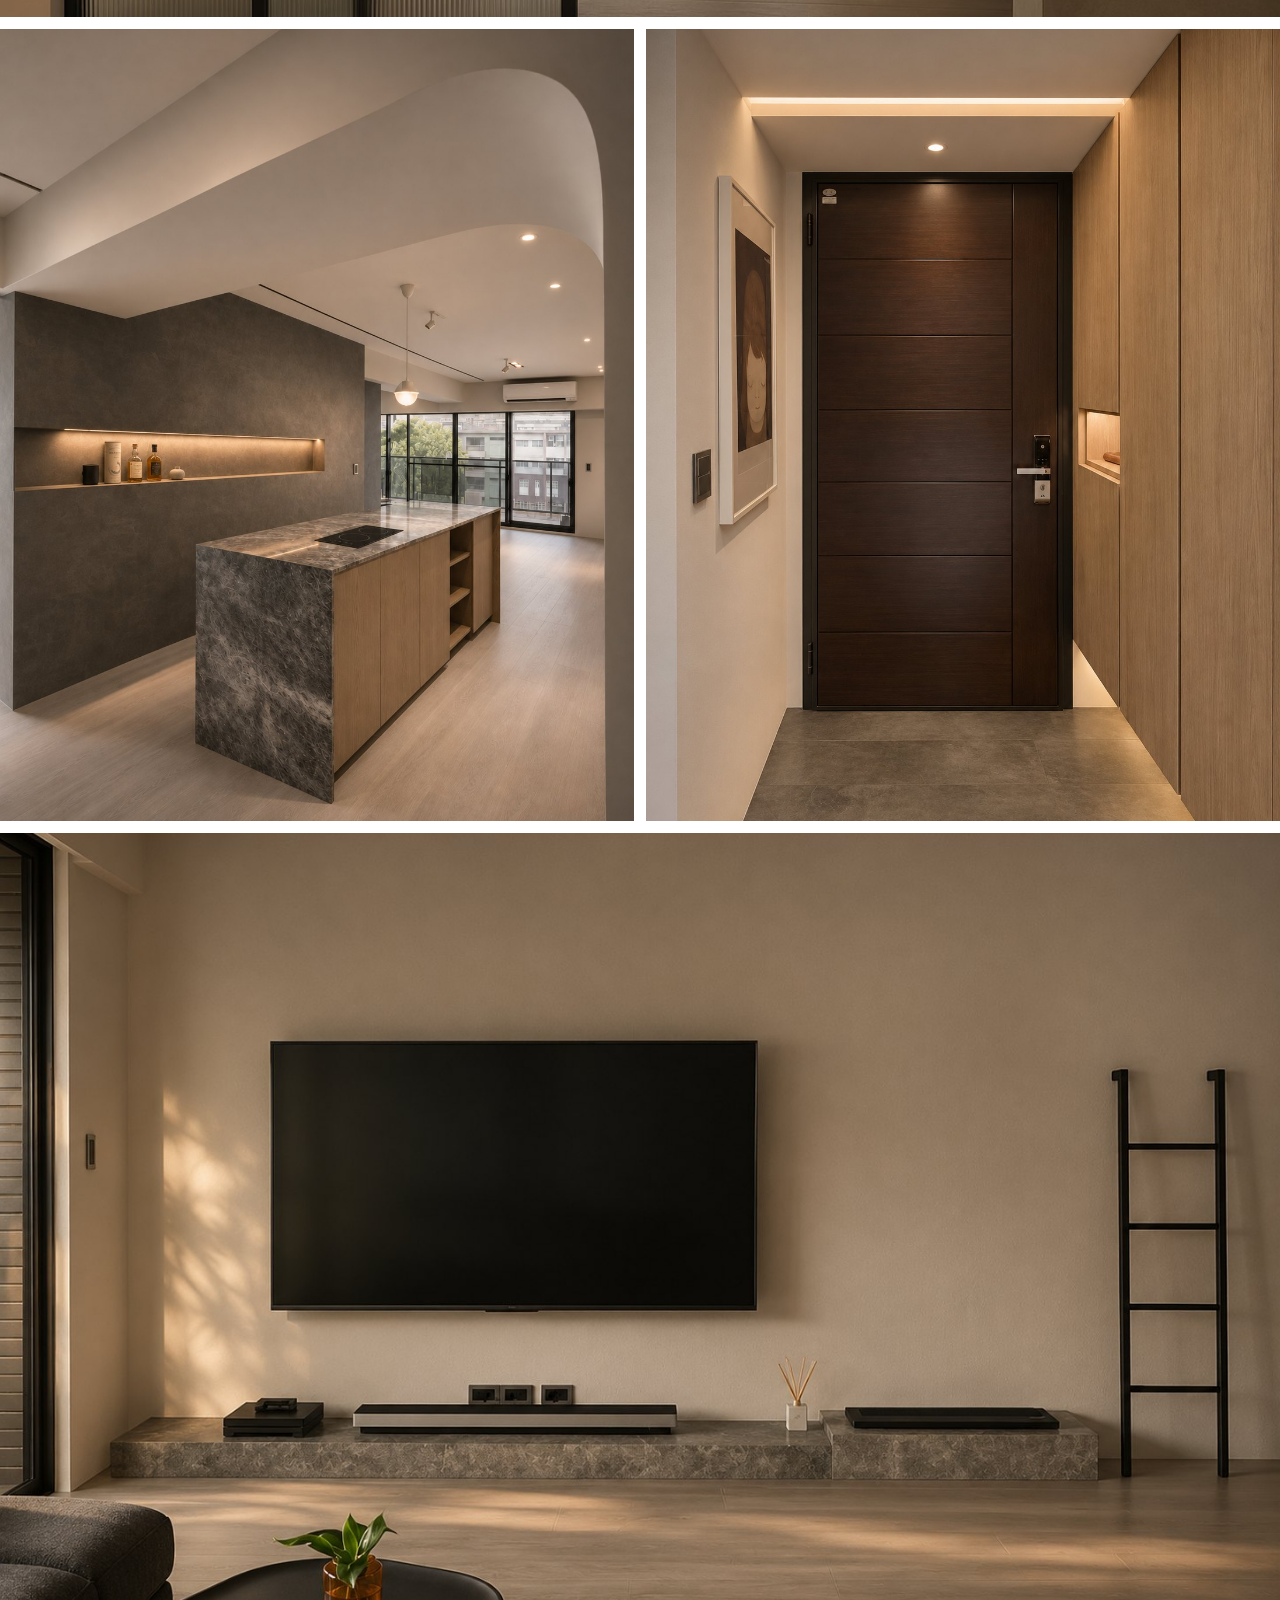
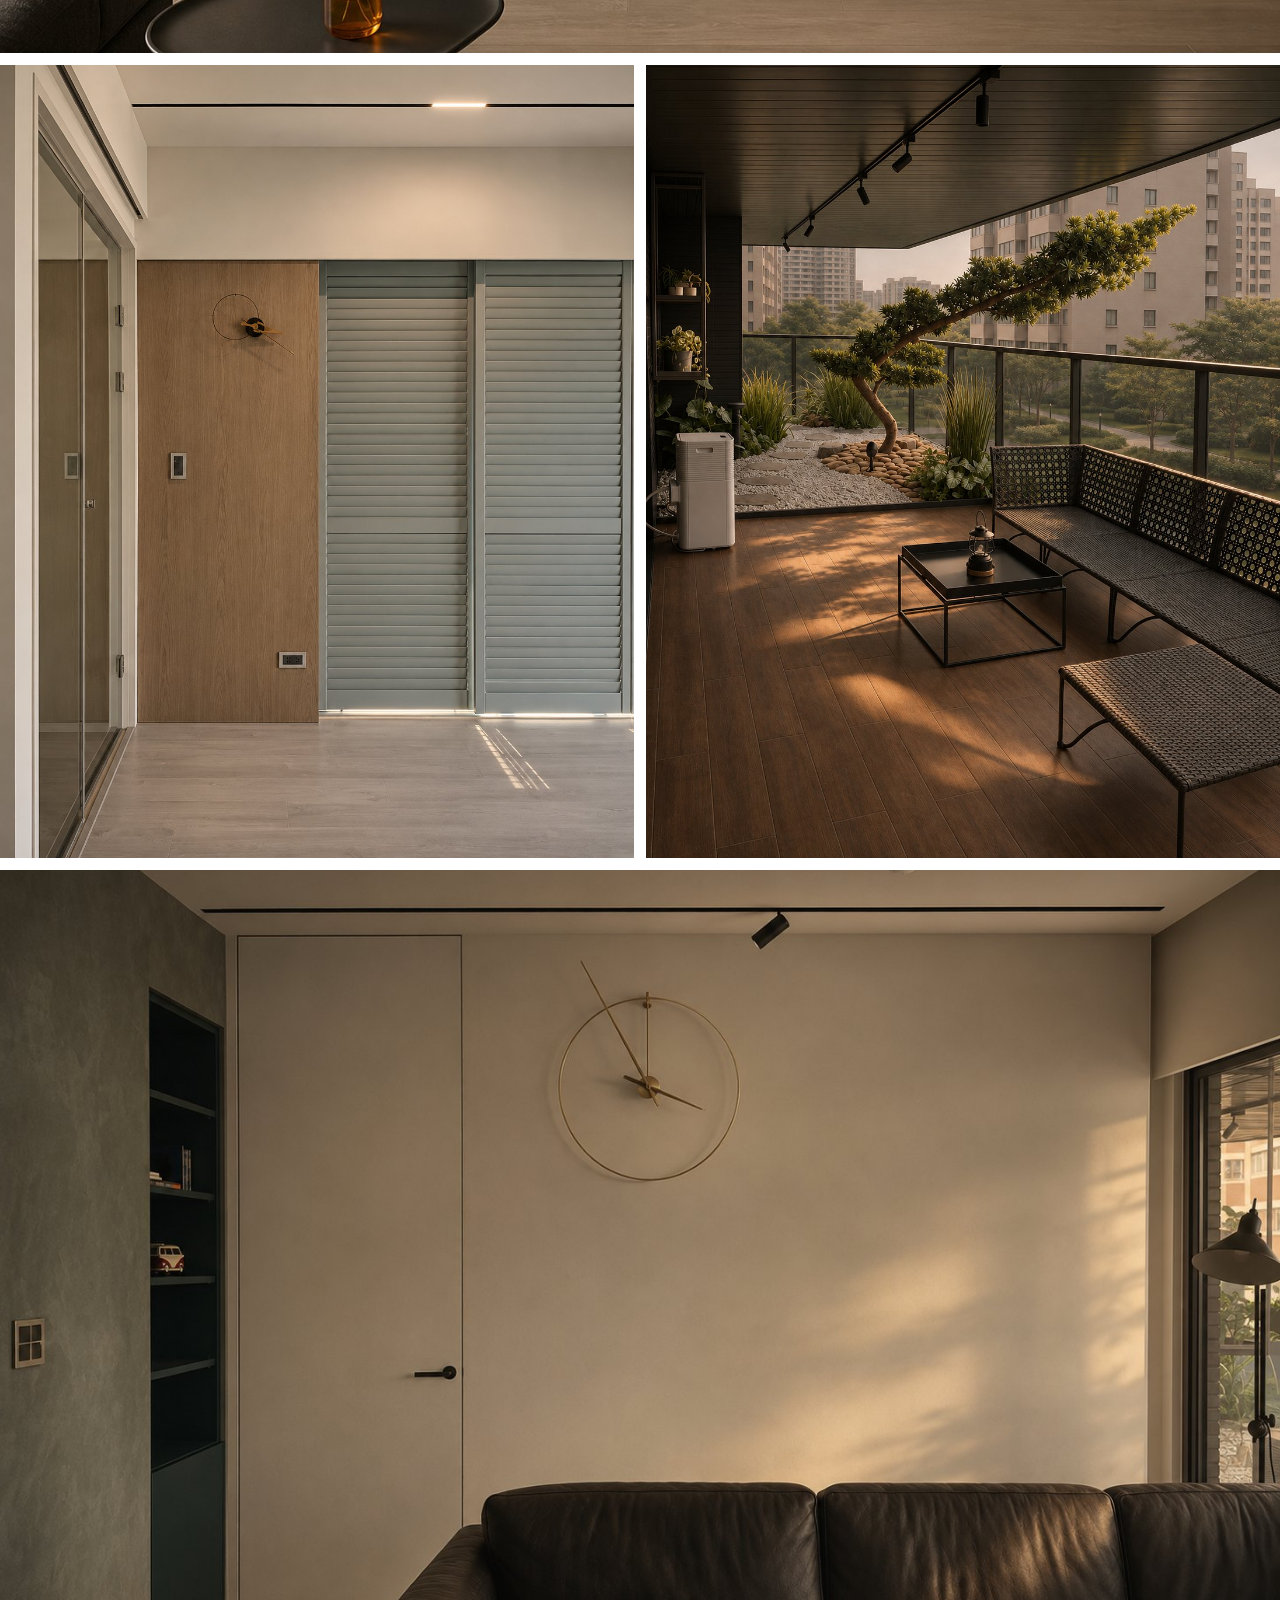
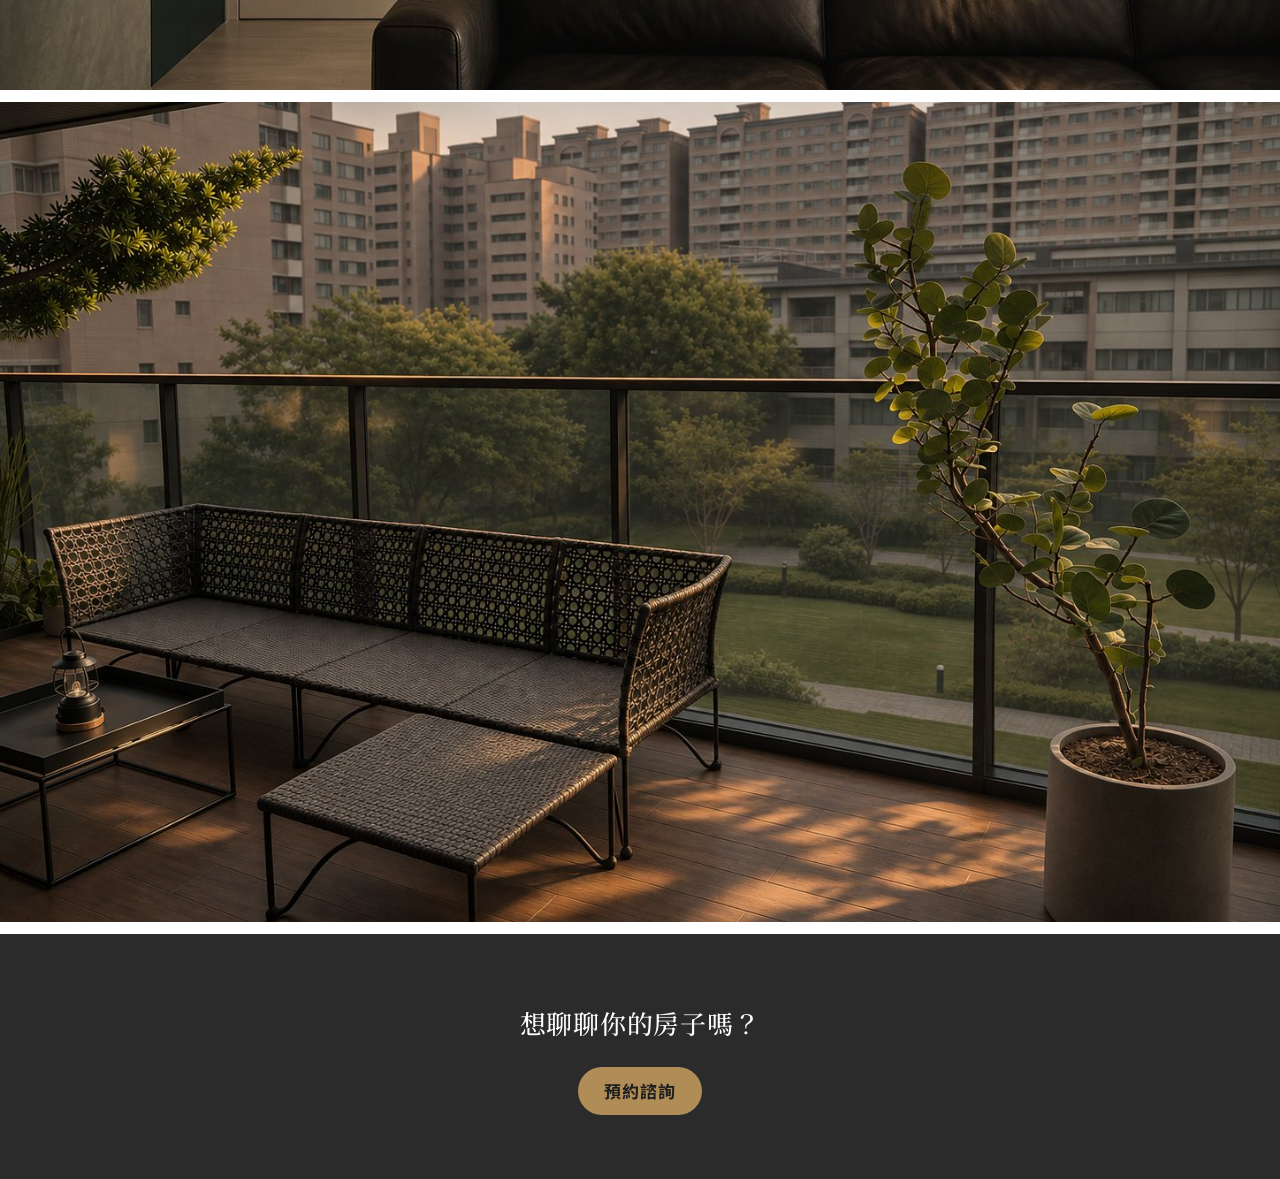
<file: yiju/works/zhang.html>
<!doctype html>
<html lang="zh-Hant-TW">
<head>
<meta charset="utf-8">
<meta name="viewport" content="width=device-width, initial-scale=1">
<meta name="robots" content="noindex, nofollow">
<title>張宅 2023｜亦琚設計美學</title>
<link rel="icon" href="../assets/icon.png">
<link rel="preconnect" href="https://fonts.googleapis.com">
<link rel="preconnect" href="https://fonts.gstatic.com" crossorigin>
<link href="https://fonts.googleapis.com/css2?family=Oswald:wght@400;500&family=Noto+Sans+TC:wght@400;500;700&family=Noto+Serif+TC:wght@400;500&display=swap" rel="stylesheet">
<link rel="stylesheet" href="../style.css">
</head>
<body>

<header class="case-head">
  <a href="../"><img src="../assets/logo-cream.svg" alt="亦琚 IP SPACE DESIGN 設計美學"></a>
  <a class="back" href="../#works">返回首頁</a>
</header>

<section class="case-cover" aria-label="案例封面">
  <img src="../assets/zhang-living.jpg" alt="張宅客廳，弧形天花與陽台景觀" style="object-position: 40% 50%">
  <div class="case-title">
    <p>WORK 04・2023</p>
    <h1>張宅</h1>
  </div>
</section>

<main class="gallery" aria-label="案例照片">
  <img src="../assets/zhang-door.jpg" alt="長虹玻璃拉門與琴房">
  <div class="gallery-pair tall">
    <img src="../assets/zhang-kitchen.jpg" alt="中島、灰色牆面與層板燈光">
    <img src="../assets/zhang-entry.jpg" alt="玄關，深色大門與木質收納櫃">
  </div>
  <img src="../assets/zhang-tv.jpg" alt="電視牆與石材平台">
  <div class="gallery-pair tall">
    <img src="../assets/zhang-louver.jpg" alt="木質牆面、時鐘與灰綠百葉">
    <img src="../assets/zhang-balcony-b.jpg" alt="陽台庭園與戶外座椅">
  </div>
  <img src="../assets/zhang-sofa.jpg" alt="皮沙發、隱藏門與金屬掛鐘">
  <img src="../assets/zhang-balcony-a.jpg" alt="陽台戶外座位，望向社區綠地">
</main>

<section class="case-cta" aria-label="預約諮詢">
  <p>想聊聊你的房子嗎？</p>
  <a class="btn btn-gold" href="../#contact">預約諮詢</a>
</section>

</body>
</html>
</file>
<file: yiju/style.css>
:root {
  --dark: #2b2b2b;
  --gold: #b08d57;
  --ink: #7e6236;
  --text: #262626;
  --muted: #55524d;
  --line: #d5d2cc;
  --cream: #f5f5f2;
  --sans: "Noto Sans TC", "PingFang TC", "Microsoft JhengHei", sans-serif;
  --serif: "Noto Serif TC", "PMingLiU", serif;
  --latin: "Oswald", "Noto Sans TC", sans-serif;
  --gutter: clamp(16px, 5vw, 40px);
}

* { box-sizing: border-box; }
html { scroll-behavior: smooth; }
body {
  margin: 0;
  background: #fff;
  color: var(--text);
  font-family: var(--sans);
  font-size: 19px;
  line-height: 1.9;
  letter-spacing: .04em;
}
img { display: block; max-width: 100%; }
a { color: inherit; text-decoration: none; }
a:hover { opacity: .82; }
h1, h2, h3, p, ol, ul, dl, dd { margin: 0; }
ul, ol { padding: 0; list-style: none; }

.wrap { max-width: 1100px; margin: 0 auto; }
.btn {
  display: inline-flex;
  align-items: center;
  min-height: 46px;
  padding: 8px 26px;
  border-radius: 999px;
  font-size: 17px;
}
.btn-gold { background: var(--gold); color: #1e1e1e; font-weight: 700; }
.btn-line { border: 1px solid #fff; color: #fff; }

/* Hero */
.hero {
  position: relative;
  min-height: 720px;
  display: flex;
  flex-direction: column;
  background: var(--dark);
  color: #fff;
}
.hero-photo { position: absolute; inset: 0 0 0 clamp(0px, 7vw, 100px); overflow: hidden; }
.hero-photo img { width: 100%; height: 100%; object-fit: cover; object-position: 60% 50%; }
.hero-photo::after { content: ""; position: absolute; inset: 0; background: rgba(24, 24, 24, .5); }
.side-label {
  position: absolute;
  left: clamp(8px, 2.4vw, 34px);
  bottom: 56px;
  writing-mode: vertical-rl;
  font-family: var(--latin);
  font-size: 14px;
  letter-spacing: .28em;
  color: #d6d1c9;
}
.site-head {
  position: relative;
  display: flex;
  flex-wrap: wrap;
  align-items: flex-start;
  justify-content: space-between;
  gap: 8px 32px;
}
.brand { background: var(--dark); padding: 26px 30px 28px; }
.brand img { width: 200px; }
.nav {
  display: flex;
  flex-wrap: wrap;
  align-items: center;
  gap: 2px 30px;
  padding: 16px clamp(16px, 4vw, 56px);
  font-size: 17px;
  font-weight: 500;
}
.nav a { padding: 10px 0; }
.hero-copy {
  position: relative;
  flex: 1;
  display: flex;
  flex-direction: column;
  justify-content: center;
  align-items: flex-end;
  text-align: right;
  padding: 64px clamp(16px, 7vw, 100px) 96px;
}
.hero-copy h1 {
  font-family: var(--serif);
  font-size: clamp(34px, 4.6vw, 54px);
  line-height: 1.4;
  font-weight: 500;
  letter-spacing: .2em;
}
.hero-copy p { margin: 14px 0 28px; }
.hero-actions { display: flex; flex-wrap: wrap; justify-content: flex-end; gap: 12px; }

/* Sections */
.section { padding: clamp(72px, 8vw, 104px) var(--gutter); border-top: 1px solid var(--line); }
.section:first-of-type { border-top: 0; }
.section-head { padding-bottom: 20px; border-bottom: 1px solid var(--line); margin-bottom: 28px; }
.eyebrow { font-size: 17px; font-weight: 500; color: var(--ink); }
.section-title {
  font-family: var(--latin);
  font-size: clamp(38px, 4.4vw, 52px);
  line-height: 1.2;
  font-weight: 500;
  letter-spacing: .1em;
}

.tool-grid { display: grid; grid-template-columns: repeat(auto-fit, minmax(min(100%, 280px), 1fr)); gap: 16px; }
.tool { border: 1px solid var(--line); padding: 30px 28px; }
.tool-no { font-family: var(--latin); font-size: 24px; color: var(--ink); }
.tool h3 { font-size: 25px; line-height: 1.5; }
.tool p { color: var(--muted); }

.about { position: relative; overflow: hidden; padding-left: clamp(16px, 7vw, 100px); padding-right: clamp(16px, 7vw, 100px); }
.about-lines { position: absolute; right: -30px; top: 28px; }
.about-inner {
  position: relative;
  max-width: 1040px;
  margin: 0 auto;
  display: flex;
  flex-wrap: wrap;
  gap: 48px clamp(48px, 9vw, 120px);
  align-items: center;
  justify-content: center;
}
.slogan {
  writing-mode: vertical-rl;
  font-family: var(--serif);
  font-size: clamp(28px, 3vw, 36px);
  line-height: 2;
  letter-spacing: .22em;
  font-weight: 500;
}
.slogan span { display: block; }
.about-copy { flex: 1 1 380px; min-width: 0; max-width: 560px; }
.about-copy p + p { margin-top: 16px; }
.person { margin-top: 24px; padding-top: 16px; border-top: 1px solid var(--line); }

.why { display: flex; flex-wrap: wrap; gap: 40px clamp(32px, 6vw, 80px); align-items: center; margin-top: 44px; }
.why img { flex: 0 1 320px; width: 320px; min-width: 0; aspect-ratio: 3 / 4; object-fit: cover; }
.why-section { position: relative; overflow: hidden; }
.why-wrap { position: relative; }
.why-mark {
  position: absolute;
  right: 0;
  bottom: 0;
  width: min(680px, 50%);
  opacity: .24;
  pointer-events: none;
  -webkit-mask-image: linear-gradient(90deg, transparent, #000 30%);
  mask-image: linear-gradient(90deg, transparent, #000 30%);
}
.why-head { display: flex; flex-wrap: wrap; align-items: flex-end; justify-content: space-between; gap: 12px 40px; margin-bottom: 0; }
.why-tabs { display: flex; gap: 6px; }
.why-tabs button {
  min-width: 44px;
  min-height: 44px;
  padding: 10px 12px;
  border: 0;
  border-bottom: 2px solid transparent;
  background: transparent;
  color: var(--muted);
  font-family: var(--latin);
  font-size: 18px;
  cursor: pointer;
}
.why-tabs button[aria-pressed="true"] { border-bottom-color: var(--ink); color: var(--text); }
.why-panel { flex: 1 1 320px; min-width: 0; }
.why-no { font-family: var(--latin); font-size: 44px; line-height: 1.2; color: var(--ink); }
.why-panel h3 { margin-top: 8px; font-size: 32px; line-height: 1.5; letter-spacing: .14em; }

.works { background: var(--dark); color: #fff; padding-top: clamp(64px, 7vw, 96px); }
.works h2 {
  margin-bottom: 44px;
  padding: 0 16px;
  text-align: center;
  font-size: clamp(26px, 3vw, 34px);
  font-weight: 500;
  letter-spacing: .3em;
}
.works h2 span { color: var(--gold); }
.work-rail { position: relative; }
.work-grid {
  display: flex;
  overflow-x: auto;
  scroll-snap-type: x proximity;
  scroll-behavior: smooth;
  scrollbar-width: none;
  -webkit-overflow-scrolling: touch;
}
.work-grid::-webkit-scrollbar { display: none; }
.work-grid .work-tile { flex: 0 0 25%; min-width: 260px; scroll-snap-align: start; }
.work-arrow {
  position: absolute;
  top: 50%;
  z-index: 2;
  width: 48px;
  height: 48px;
  margin-top: -24px;
  border: 1px solid #fff;
  border-radius: 50%;
  background: rgba(24, 24, 24, .55);
  color: #fff;
  font-size: 22px;
  line-height: 1;
  cursor: pointer;
}
.work-arrow[hidden] { display: none; }
.work-arrow.prev { left: 16px; }
.work-arrow.next { right: 16px; }
.work-tile { position: relative; display: block; height: 560px; overflow: hidden; color: #fff; }
.work-tile img { width: 100%; height: 100%; object-fit: cover; }
.work-tile::after { content: ""; position: absolute; inset: 0; background: rgba(24, 24, 24, .42); }
.work-label { position: absolute; z-index: 1; left: 24px; top: 24px; font-size: 22px; font-weight: 700; line-height: 1.5; letter-spacing: .1em; }
.work-label h3 { font-size: 22px; line-height: 1.5; letter-spacing: .1em; }

/* Footer */
.site-foot { background: var(--dark); color: #d6d1c9; padding: 64px var(--gutter) 48px; }
.foot-grid { display: grid; grid-template-columns: repeat(auto-fit, minmax(min(100%, 260px), 1fr)); gap: 40px; }
.foot-grid h2 { margin-bottom: 10px; color: #fff; font-size: 24px; }
.foot-grid h3 { margin-bottom: 8px; color: #fff; font-size: 19px; }
.foot-grid a { text-decoration: underline; text-underline-offset: 4px; }

/* Case page */
.case-head { display: flex; flex-wrap: wrap; align-items: center; justify-content: space-between; gap: 8px 24px; padding: 16px clamp(16px, 5vw, 56px); background: var(--dark); color: #fff; }
.case-head img { width: 170px; }
.case-head a.back { padding: 10px 0; font-size: 17px; }
.case-cover { position: relative; min-height: min(680px, 80vh); display: flex; align-items: flex-end; background: var(--dark); color: #fff; }
.case-cover img { position: absolute; inset: 0; width: 100%; height: 100%; object-fit: cover; object-position: 50% 58%; }
.case-cover::after { content: ""; position: absolute; inset: 0; background: linear-gradient(0deg, rgba(24, 24, 24, .78), rgba(24, 24, 24, 0) 48%); }
.case-title { position: relative; z-index: 1; padding: 48px clamp(16px, 7vw, 100px); }
.case-title p { font-family: var(--latin); font-size: 20px; letter-spacing: .2em; color: #d8c39a; }
.case-title h1 { font-family: var(--serif); font-size: clamp(38px, 5vw, 60px); line-height: 1.3; font-weight: 500; letter-spacing: .16em; }
.gallery { display: flex; flex-direction: column; gap: 12px; padding: 12px 0; }
.gallery > img { width: 100%; max-height: 820px; object-fit: cover; }
.gallery-pair { display: grid; grid-template-columns: repeat(auto-fit, minmax(min(100%, 340px), 1fr)); gap: 12px; }
.gallery-pair img { width: 100%; aspect-ratio: 3 / 2; object-fit: cover; }
.gallery-pair.tall img { aspect-ratio: 4 / 5; }
.case-cta { background: var(--dark); color: #fff; text-align: center; padding: 64px var(--gutter); }
.case-cta p { margin-bottom: 20px; font-family: var(--serif); font-size: 26px; font-weight: 500; }

@media (max-width: 760px) {
  .side-label, .about-lines { display: none; }
  .why-mark { width: 100%; opacity: .12; }
  .hero { min-height: 640px; }
  .hero-photo { inset: 0; }
  .brand { padding: 18px 20px; }
  .brand img { width: 160px; }
  .nav { padding-top: 6px; gap: 2px 20px; }
  .slogan { margin: 0 auto; }
  .work-grid .work-tile { flex-basis: 78vw; min-width: 0; }
  .work-arrow { display: none; }
}

.compare { display: flex; justify-content: center; padding: clamp(32px, 5vw, 64px) 16px; background: var(--cream); }
.compare img { width: 100%; max-width: 760px; }

.case-cover-split { display: grid; grid-template-columns: repeat(2, minmax(0, 1fr)); align-items: stretch; min-height: 0; }
.case-cover-split::after { display: none; }
.case-cover-split img { position: static; height: min(860px, 92vh); object-position: 50% 70%; }
.case-cover-split .case-title { align-self: end; }
@media (max-width: 760px) {
  .case-cover-split { grid-template-columns: 1fr; }
  .case-cover-split img { order: -1; height: auto; aspect-ratio: 3 / 4; }
  .case-cover-split .case-title { padding-top: 24px; padding-bottom: 28px; }
}

.why-intro { max-width: 720px; margin-top: 24px; color: var(--muted); }
.why-item h3 { margin-top: 8px; font-size: 30px; line-height: 1.5; letter-spacing: .12em; }
.why-item h3 span { font-family: var(--latin); font-size: 18px; font-weight: 400; letter-spacing: .08em; color: var(--ink); }
.why-lead { margin: 12px 0 10px; font-family: var(--serif); font-size: 23px; font-weight: 500; line-height: 1.6; }
.why-item p:last-child { max-width: 520px; }

a.tool { display: block; }
a.tool h3::after { content: " →"; color: var(--ink); }
.q-page { max-width: 860px; margin: 0 auto; padding: clamp(56px, 8vw, 104px) var(--gutter); }
.q-hero h1 { margin-top: 6px; font-family: var(--serif); font-size: clamp(30px, 4vw, 44px); font-weight: 500; line-height: 1.4; letter-spacing: .08em; }
.q-sub { margin: 18px 0 12px; font-family: var(--serif); font-size: 22px; line-height: 1.7; color: var(--ink); }
.q-hero p:last-child { color: var(--muted); }
.q-list { margin-top: 48px; border-top: 1px solid var(--line); }
.q-item { display: grid; grid-template-columns: 72px 1fr; gap: 8px 20px; padding: 32px 0; border-bottom: 1px solid var(--line); }
.q-no { font-family: var(--latin); font-size: 34px; line-height: 1.2; color: var(--ink); }
.q-item h2 { font-size: 24px; line-height: 1.5; letter-spacing: .06em; }
.q-ask { margin: 12px 0; padding: 12px 18px; background: var(--cream); font-family: var(--serif); font-size: 19px; }
.q-item p:last-child { color: var(--muted); }
.q-end { margin-top: 56px; padding: clamp(32px, 5vw, 48px); background: var(--dark); color: #fff; }
.q-end h2 { margin-bottom: 14px; font-family: var(--serif); font-size: clamp(24px, 3vw, 30px); font-weight: 500; letter-spacing: .06em; }
.q-end p { color: #d6d1c9; }
.q-end p + p { margin-top: 8px; }
.q-end .btn { margin-top: 24px; }
@media (max-width: 760px) {
  .q-item { grid-template-columns: 1fr; }
}

.fee-table { margin-top: 40px; border-top: 1px solid var(--text); }
.fee-row { display: flex; flex-wrap: wrap; justify-content: space-between; align-items: baseline; gap: 8px 24px; padding: 22px 4px; border-bottom: 1px solid var(--line); font-size: 21px; }
.fee-row strong { font-family: var(--latin); font-size: 34px; font-weight: 500; color: var(--ink); letter-spacing: .04em; }
.fee-row small { font-family: var(--sans); font-size: 17px; color: var(--muted); }
.fee-note { margin-top: 16px; color: var(--muted); }
.fee-note strong { color: var(--ink); }
.fee-block { margin-top: 56px; }
.fee-block h2 { margin-bottom: 14px; padding-bottom: 12px; border-bottom: 1px solid var(--line); font-family: var(--serif); font-size: 26px; font-weight: 500; letter-spacing: .06em; }
.fee-block p + p { margin-top: 10px; }
.faq div { padding: 18px 0; border-bottom: 1px solid var(--line); }
.faq dt { font-weight: 700; font-size: 20px; }
.faq dd { margin-top: 6px; color: var(--muted); }

.ck-line { margin-top: 40px; padding: 28px 30px; border: 1px solid var(--gold); background: var(--cream); }
.ck-line h2 { font-family: var(--serif); font-size: 24px; font-weight: 500; letter-spacing: .04em; }
.ck-line p { margin: 6px 0 18px; color: var(--muted); }
.ck-intro { margin-top: 40px; }
.ck-bar { position: sticky; top: 0; z-index: 3; display: flex; flex-wrap: wrap; align-items: center; justify-content: space-between; gap: 8px 16px; margin-top: 28px; padding: 12px 18px; background: var(--dark); color: #fff; }
.ck-bar strong { color: var(--gold); font-family: var(--latin); font-size: 22px; }
.ck-bar button { min-height: 44px; padding: 6px 16px; border: 1px solid #d6d1c9; border-radius: 999px; background: transparent; color: #fff; font: inherit; font-size: 16px; cursor: pointer; }
.ck-group { margin: 36px 0 0; padding: 0; border: 0; }
.ck-group legend { width: 100%; padding-bottom: 10px; border-bottom: 1px solid var(--text); font-family: var(--serif); font-size: 24px; font-weight: 500; letter-spacing: .06em; }
.ck-item { display: flex; gap: 14px; align-items: flex-start; padding: 16px 4px; border-bottom: 1px solid var(--line); cursor: pointer; }
.ck-item input { flex: none; width: 24px; height: 24px; margin-top: 6px; accent-color: var(--ink); cursor: pointer; }
.ck-item strong { display: block; font-size: 20px; }
.ck-item span { color: var(--muted); }
.ck-item input:checked + span strong { color: var(--ink); }
.ck-item input:checked + span strong::after { content: "  已確認"; font-size: 15px; font-weight: 500; }
.why img.wide { flex-basis: 520px; width: 520px; aspect-ratio: 1585 / 992; object-fit: contain; }
.why img.square { flex-basis: 380px; width: 380px; aspect-ratio: 1 / 1; }
.why img.tall { flex-basis: 360px; width: 360px; aspect-ratio: 1024 / 1536; }
.why img.interior { flex-basis: 380px; width: 380px; aspect-ratio: 938 / 1250; }
</file>
